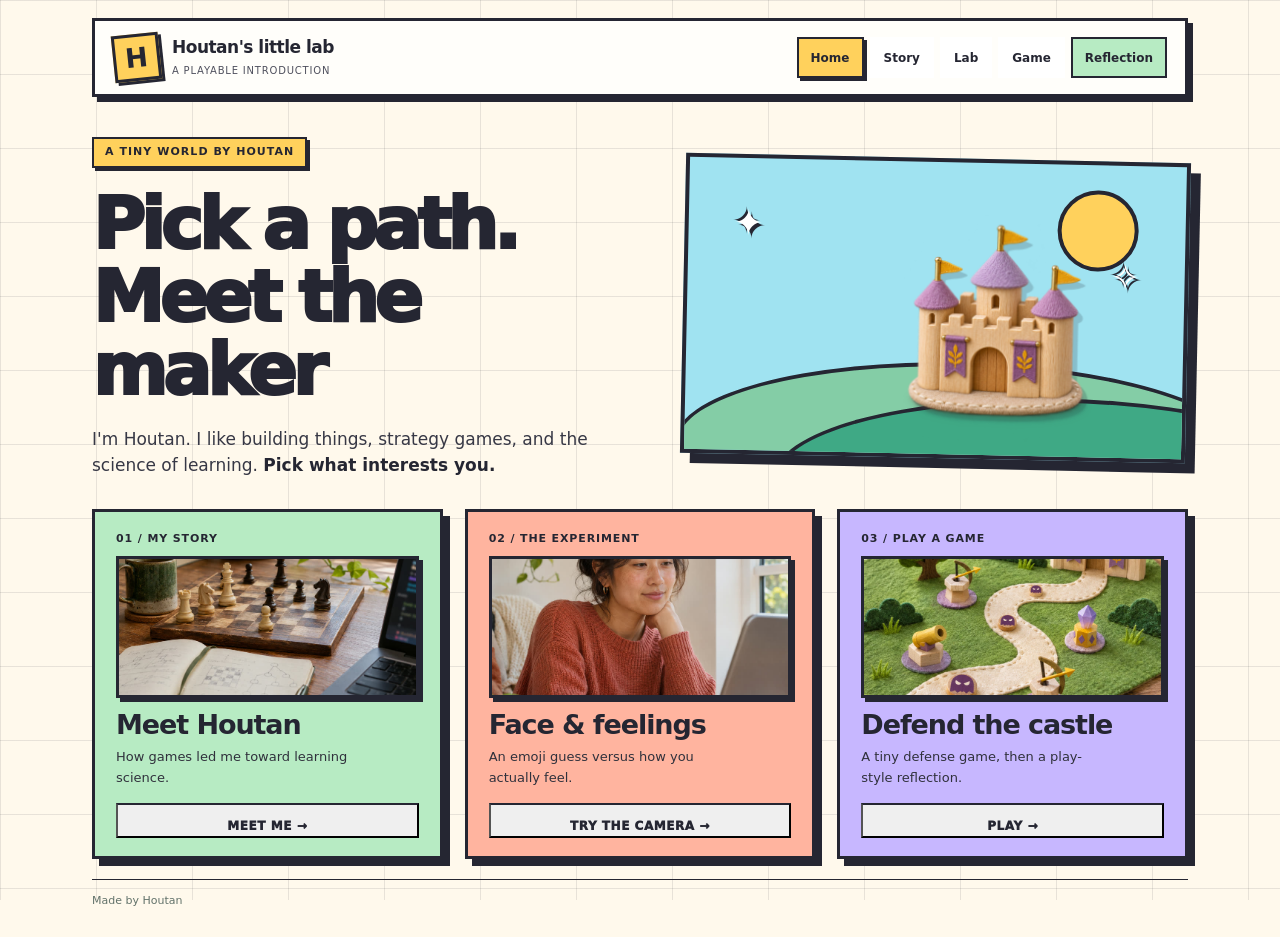
<file: index.html>
<!DOCTYPE html>
<html lang="en">
 <head>
  <meta charset="utf-8"/>
  <meta content="width=device-width, initial-scale=1" name="viewport"/>
  <meta content="light" name="color-scheme"/>
  <title>
   Houtan's Little Lab | Play, Explore, Reflect
  </title>
  <!-- Base = tested game/lab styles. Theme = colors, spacing, presentation. -->
  <link rel="stylesheet" href="styles/site.css"/>
 </head>
 <body>
  <div aria-hidden="true" class="grid-overlay"></div>
  <a class="skip-link" href="#main-content">
   Skip to content
  </a>
  <div class="wrap">
   <header class="top">
    <a class="brand" data-go="home" href="#">
     <span class="monogram">
      H
     </span>
     <span>
      <strong>
       Houtan's little lab
      </strong>
      <small>
       A PLAYABLE INTRODUCTION
      </small>
     </span>
    </a>
    <nav aria-label="Main navigation" class="topnav">
     <button data-go="home">
      Home
     </button>
     <button data-go="about">
      Story
     </button>
     <button data-go="camera">
      Lab
     </button>
     <button data-go="game">
      Game
     </button>
     <button class="outline" data-go="report">
      Reflection
     </button>
    </nav>
   </header>
   <main id="main-content">
    <!-- EDIT HERE: home screen and its three choices -->
    <section class="screen active" id="home">
     <div class="hero">
      <div>
       <span class="hint">
        A tiny world by Houtan
       </span>
       <h1 class="serif">
        Pick a path.
        <br/>
        Meet the maker
       </h1>
       <p>
        I'm Houtan. I like building things, strategy games, and the science of learning.
        <strong>
         Pick what interests you.
        </strong>
       </p>
      </div>
      <div aria-hidden="true" class="postcard">
       <div class="sun">
       </div>
       <div class="hill">
       </div>
       <div class="hill two">
       </div>
       <img class="hero-castle" data-sprite="castle" alt=""/>
       <span class="spark s1">
        ✦
       </span>
       <span class="spark s2">
        ✧
       </span>
      </div>
     </div>
     <div class="cards">
      <article class="door a">
       <span class="num">
        01 / MY STORY
       </span>
       <span class="art"><img src="assets/meet-houtan.jpg" alt="A chessboard, notebook, and laptop on a sunlit study desk"/></span>
       <span class="heading">
        Meet Houtan
       </span>
       <span class="descr">
        How games led me toward learning science.
       </span>
       <button class="go" data-go="about" type="button">
        MEET ME →
       </button>
      </article>
      <article class="door b">
       <span class="num">
        02 / THE EXPERIMENT
       </span>
       <span class="art"><img src="assets/face-feelings.jpg" alt="A person calmly checking in with their expression beside a laptop"/></span>
       <span class="heading">
        Face &amp; feelings
       </span>
       <span class="descr">
        An emoji guess versus how you actually feel.
       </span>
       <button class="go" data-go="camera" type="button">
        TRY THE CAMERA →
       </button>
      </article>
      <article class="door c">
       <span class="num">
        03 / PLAY A GAME
       </span>
       <span class="art"><img src="assets/defend-castle.jpg" alt="A miniature tower-defense board with a winding path, defenses, and a wooden castle"/></span>
       <span class="heading">
        Defend the castle
       </span>
       <span class="descr">
        A tiny defense game, then a play-style reflection.
       </span>
       <button class="go" data-go="game" type="button">
        PLAY →
       </button>
      </article>
     </div>
    </section>
    <!-- EDIT HERE: your story, projects, books, and hyperlinks -->
    <section class="screen" id="about">
     <div class="layout-head">
      <div>
       <span class="hint">
        Door 01 / The story
       </span>
       <h2>
        The path that brought me here.
       </h2>
       <p>
        Not another CV. Just the experiences behind my curiosity.
       </p>
      </div>
      <span class="pill">
       1 minute, give or take
      </span>
     </div>
     <div class="experience-categories">
     <section class="experience-category" aria-labelledby="cat-strategy">
      <h3 id="cat-strategy">Strategy games</h3>
     <div class="experience-track" data-category-slider>
      <div class="small-card">
       <span class="hint">
        01 / Strategy
       </span>
       <div class="sticker">
        <svg viewBox="0 0 40 40">
         <path d="M8 14h24v19H8z" fill="#dba46a" stroke="#42634c" stroke-width="2">
         </path>
         <path d="M6 11h8v8H6zm20 0h8v8h-8z" fill="#eac18a" stroke="#42634c" stroke-width="2">
         </path>
         <path d="M18 22h6v11h-6z" fill="#42634c">
         </path>
        </svg>
       </div>
       <h3>
        The gamer
       </h3>
       <!-- Replace this placeholder with one image or one video. -->
       <div class="experience-media"><div class="media-placeholder"><strong>Add an image or video</strong><small>One media item for this experience</small></div></div>
       <p>
        #3 ELO in
        <strong>
         AtWar
        </strong>
        with multiple #1 seasons in Gorz. I still enjoy Factorio and chess.
       </p>
       <details data-detail="atwar">
        <summary>
         A little more
        </summary>
        <p>
         I played AtWar from 2012 to 2022 and competed with EPICCLAN. Strategy, rewards and patience shaped how I think.
        </p>
        <a href="https://atwar-game.com/users/profile.php?user_id=157477" rel="noopener" target="_blank">
         AtWar record ↗
        </a>
       </details>
      </div>
      </div><div class="category-controls"><button type="button" data-category-prev aria-label="Previous strategy experience">‹</button><span data-category-count>1 / 1</span><button type="button" data-category-next aria-label="Next strategy experience">›</button></div></section>
     <section class="experience-category" aria-labelledby="cat-making">
      <h3 id="cat-making">Things I’ve built</h3>
     <div class="experience-track" data-category-slider>
      <div class="small-card">
       <span class="hint">
        02 / Making
       </span>
       <div class="sticker">
        <svg viewBox="0 0 40 40">
         <rect fill="#cfebe0" height="22" rx="4" stroke="#42634c" stroke-width="2" width="26" x="7" y="9">
         </rect>
         <path d="M13 24h14M14 17h4M22 17h4" stroke="#4d8066" stroke-linecap="round" stroke-width="3">
         </path>
        </svg>
       </div>
       <h3>
        The builder
       </h3>
       <!-- Replace this placeholder with one image or one video. -->
       <div class="experience-media"><div class="media-placeholder"><strong>Add an image or video</strong><small>One media item for this experience</small></div></div>
       <p>
        Made a
        <strong>
         gamified study timer
        </strong>
        during MSc preparation: progress heatmaps, logs and feedback.
       </p>
       <details data-detail="extension">
        <summary>
         Another thing I built
        </summary>
        <p>
         Built
         <strong>
          Udemy Course Insights
         </strong>
         to reveal courses' original creation dates. I used it myself for years.
        </p>
        <a href="https://chromewebstore.google.com/detail/udemy-course-insights/ndcegcfnihfkgknkbhhckenmfdbpfiod" rel="noopener" target="_blank">
         Chrome extension ↗
        </a>
        ·
        <a href="https://github.com/houtanrocky/chrome-extenstion-udemy-helper" rel="noopener" target="_blank">
         Code ↗
        </a>
       </details>
      </div>
      </div><div class="category-controls"><button type="button" data-category-prev aria-label="Previous building experience">‹</button><span data-category-count>1 / 1</span><button type="button" data-category-next aria-label="Next building experience">›</button></div></section>
     <section class="experience-category" aria-labelledby="cat-learning">
      <h3 id="cat-learning">Learning &amp; research</h3>
     <div class="experience-track" data-category-slider>
      <div class="small-card">
       <span class="hint">
        03 / Why
       </span>
       <div class="sticker">
        <svg viewBox="0 0 40 40">
         <path d="M11 9h18v23l-9-4-9 4z" fill="#e8c47f" stroke="#42634c" stroke-width="2">
         </path>
         <path d="M16 16h8M16 21h7" stroke="#42634c" stroke-width="2">
         </path>
        </svg>
       </div>
       <h3>
        The learner
       </h3>
       <!-- Replace this placeholder with one image or one video. -->
       <div class="experience-media"><div class="media-placeholder"><strong>Add an image or video</strong><small>One media item for this experience</small></div></div>
       <p>
        Reading Sweller's
        <strong>
         Cognitive Load Theory
        </strong>
        , Chou's
        <strong>
         Octalysis
        </strong>
        , and books on focus and motivation.
       </p>
       <details data-detail="curiosity">
        <summary>
         What keeps me curious
        </summary>
        <p>
         Why might the same reward energize one learner and distract another? Can we adapt responsibly to changing needs?
        </p>
       </details>
      </div>
      </div><div class="category-controls"><button type="button" data-category-prev aria-label="Previous learning experience">‹</button><span data-category-count>1 / 1</span><button type="button" data-category-next aria-label="Next learning experience">›</button></div></section>
     </div>
     <div class="quote">
      “I experienced gamification as a player, explored it as a builder, and now want to study it as a researcher.”
     </div>
     <div class="actions">
      <button class="btn" data-go="game">
       Try the mini-game →
      </button>
      <button class="btn secondary" data-go="report">
       Reflection
      </button>
      <button class="btn light" data-go="home">
       Three doors
      </button>
     </div>
    </section>
    <!-- Face Lab: display labels; model logic lives in app.js -->
    <section class="screen" id="camera">
     <div class="layout-head">
      <div>
        <span class="hint">
        THE LAB
       </span>
       <h2>
        Face &amp; feelings
       </h2>
       <p>
        Compare a model’s expression guess with your own.
       </p>
      </div>
      <span class="pill">
       Your choice
      </span>
     </div>
     <div class="labgrid">
      <div class="panel">
       <div class="camera" id="cameraBox">
        <img alt="Selected image analyzed locally" class="cam-photo hide" id="camPhoto"/>
        <div class="placeholder" id="camPlaceholder">
         <svg viewBox="0 0 90 70">
          <rect fill="none" height="48" rx="9" stroke="#c7d5c9" stroke-width="4" width="74" x="8" y="15">
          </rect>
          <circle cx="45" cy="39" fill="none" r="15" stroke="#eabb7c" stroke-width="4">
          </circle>
          <path d="M23 15 29 7h32l7 8" fill="none" stroke="#c7d5c9" stroke-width="4">
          </path>
         </svg>
         Camera is off
        </div>
        <video autoplay="" class="hide" id="camVideo" muted="" playsinline="">
        </video>
        <canvas class="hide" id="camOverlay">
        </canvas>
        <div class="tag" id="camTag">
         <span class="red">
         </span>
         Camera off
        </div>
       </div>
       <div class="actions">
        <button class="btn" id="startCamera">
         Start camera
        </button>
        <button class="btn secondary" disabled="" id="stopCamera">
         Turn camera off
        </button>
       </div>
       <label class="photo-pick" for="photoFile">
        Choose a photo instead
       </label>
       <input accept="image/*" aria-label="Choose a photo for facial-expression analysis" class="photo-file" id="photoFile" type="file"/>
       <div aria-live="polite" class="model-loading" id="modelLoading" role="status">
        <span class="spinner">
        </span>
        <div>
         <strong id="modelLoadingTitle">
         Getting ready…
         </strong>
         <small id="modelLoadingDetail">
          First use may take a moment.
         </small>
        </div>
       </div>
       <p aria-live="polite" class="minor" id="cameraStatus" role="status">
        Start the camera or choose a photo.
       </p>
       <div aria-live="polite" class="expression-card" id="expressionCard">
        <div class="expression-main">
         <span class="expression-emoji" id="expressionEmoji">
          😐
         </span>
         <span class="expression-sr-label">
          <strong id="expressionName">
           Waiting
          </strong>
          <small id="expressionCaption">
          </small>
         </span>
        </div>
        <div class="expression-bars" id="expressionBars">
        </div>
       </div>
       <div class="obsgrid">
        <div class="obsbox">
         <small>
          Face angle
         </small>
         <strong id="headPose">
          Centered
         </strong>
        </div>
        <div class="obsbox">
         <small>
          Face position
         </small>
         <strong id="attentionProxy">
          Waiting
         </strong>
        </div>
        <div class="obsbox">
         <small>
          Compared
         </small>
         <strong>
          Model · You
         </strong>
        </div>
       </div>
      </div>
      <div class="panel">
        <span class="hint">
        YOUR ANSWER
       </span>
       <h3 class="serif" style="font-size:28px;margin:8px 0 9px;font-weight:normal">
        How do you feel?
       </h3>
       <p class="minor">
        Choose one, or skip.
       </p>
       <div aria-label="Self-reported state" class="choicelist" role="group">
        <button class="choice" data-feel="curious">
         Curious
        </button>
        <button class="choice" data-feel="neutral">
         Neutral
        </button>
        <button class="choice" data-feel="uncertain">
         Uncertain
        </button>
        <button class="choice" data-feel="tired">
         Tired
        </button>
        <button class="choice" data-feel="prefer not to say">
         Prefer not to say
        </button>
       </div>
       <div class="observation" id="emotionObservation">
        Your answer will appear here.
       </div>
       <div class="actions">
        <button class="btn secondary" data-go="report">
         View summary →
        </button>
        <button class="btn light" data-go="home">
         Three doors
        </button>
       </div>
      </div>
     </div>
     <details class="diag-disclosure" id="advancedDiagnostics">
      <summary>
       <span>
        <strong>
         Show model details
        </strong>
        <small>
         Scores and history
        </small>
       </span>
      </summary>
      <div class="diag-panel" id="diagPanel">
       <div class="diag-heading">
        <div>
         <span class="hint">
          MODEL DETAILS
         </span>
         <h3 class="serif">
          How the model scored
         </h3>
         <p class="minor">
          These are estimates, not feelings.
         </p>
        </div>
        <div class="diag-actions">
         <label for="diagSmoothing">
          Smoothing
         </label>
         <select aria-label="Number of frames for the moving average" id="diagSmoothing">
          <option value="1">
           Off · 1 frame
          </option>
          <option value="3">
           3 frames
          </option>
          <option selected="" value="6">
           6 frames
          </option>
         </select>
        </div>
       </div>
       <div aria-live="polite" class="diag-predictions" role="status">
        <div>
         <small>
          Current guess
         </small>
         <strong id="diagRawTop">
          Awaiting image
         </strong>
        </div>
        <div>
         <small>
          Averaged guess
         </small>
         <strong id="diagSmoothTop">
          Awaiting image
         </strong>
        </div>
        <div>
         <small>
          Samples
         </small>
         <strong id="diagSampleCount">
          0
         </strong>
        </div>
       </div>
       <div class="diag-layout">
        <div class="diag-breakdown">
         <div class="diag-table-head">
          <span>
           Expression
          </span>
          <span>
           Raw
          </span>
          <span>
           Smoothed
          </span>
         </div>
         <div aria-label="All seven facial expression scores" class="diag-scores" id="diagScores">
          <p class="minor">
           Start the camera or try a photo to see the seven outputs.
          </p>
         </div>
        </div>
        <div class="diag-chart-box">
         <div class="diag-chart-title">
          <strong>
           Anger score over time
          </strong>
          <span>
           <i class="raw-dot">
           </i>
           Raw
           <i class="smooth-dot">
           </i>
           Smoothed
          </span>
         </div>
         <canvas aria-label="History of raw and smoothed angry-looking model scores, from 0 to 100 percent" height="226" id="angerChart" role="img" width="820">
         </canvas>
         <p aria-live="polite" class="minor" id="angerStats">
          No readings yet.
         </p>
        </div>
       </div>
       <div class="diag-lower">
        <div class="diag-mark">
         <label>
          <input id="angerIntent" type="checkbox"/>
          I am deliberately making an angry-looking face
         </label>
         <button class="btn small secondary" disabled="" id="markAnger">
          Mark this moment
         </button>
         <small id="diagMarkStatus" role="status">
          Optional test label. Not a verified emotion.
         </small>
        </div>
        <div class="diag-export">
         <button class="btn small secondary" disabled="" id="downloadDiagnostics">
          Export diagnostic scores
         </button>
         <button class="btn small light" id="clearDiagnostics">
          Clear diagnostics
         </button>
        </div>
       </div>
       <p class="diag-privacy">
        Images and video are
        <strong>
         not saved
        </strong>
        not saved. Scores stay in this session unless you export them.
       </p>
      </div>
     </details>
    </section>
    <!-- Tower-defense game: see app.js for prices, defense settings, and graphics -->
    <section class="screen" id="game">
     <div class="layout-head">
      <div>
       <span class="hint">
        Door 03 / The mini-game
       </span>
       <h2>
        Defend the castle!
       </h2>
       <p>
        Pick a defense, build on a numbered pad, and keep the castle safe.
       </p>
      </div>
      <span class="pill">
       2 WAVES · QUICK PLAY
      </span>
     </div>
     <div class="counterline">
      <span id="coinBadge">
       Coins:
       <b id="coins">
        140
       </b>
      </span>
      <span>
       Hearts:
       <b id="lives">
        5
       </b>
      </span>
      <span>
       Wave:
       <b id="wave">
        0 / 2
       </b>
      </span>
      <span>
       Defeated:
       <b id="saved">
        0
       </b>
      </span>
     </div>
     <div aria-label="How to play" class="game-tutorial">
      <div class="guide-step current" id="guideChoose">
       <span class="step-num">
        1
       </span>
       <span class="step-label">
        Choose a defense
       </span>
      </div>
      <div class="guide-step" id="guidePlace">
       <span class="step-num">
        2
       </span>
       <span class="step-label">
        Build on a pad
       </span>
      </div>
      <div class="guide-step" id="guideDefend">
       <span class="step-num">
        3
       </span>
       <span class="step-label">
        Start the wave
       </span>
      </div>
     </div>
     <div class="game-grid">
      <div>
       <div class="gamebox">
        <canvas aria-label="Tower-defense map with numbered build pads. Select a defense and tap a build pad to place it." height="465" id="arena" role="img" width="900">
        </canvas>
        <div aria-live="polite" class="asset-loading active" id="gameAssetLoader" role="status">
         <span class="spinner">
         </span>
         <span>
          Preparing the map and defenses…
         </span>
        </div>
        <div class="map-tip" id="mapTip">
         ① Choose a defense on the right
        </div>
       </div>
       <div aria-label="Build pad controls" class="pad-controls" id="padControls">
        <label>
         Build pad
        </label>
       </div>
       <div class="mobile-wave-action" style="display:none">
        <button class="btn" id="startWaveMobile" type="button">
         Start wave 1
        </button>
       </div>
       <p class="game-actions-hint">
        Tip: you can also tap a numbered pad directly on the map.
       </p>
      </div>
      <aside class="side">
       <span class="hint">
        Pick a tower
       </span>
       <h3>
        Choose your defense
       </h3>
       <div aria-label="Available defenses" class="towers">
        <button aria-pressed="false" class="tower" data-tower="spark" type="button">
         <span class="tower-body">
          <img alt="Crystal spark defense" class="tower-art" data-sprite="spark"/>
          <span class="tower-copy">
           <strong>
            Spark crystal
           </strong>
           <small>
            Quick shots
           </small>
          </span>
         </span>
         <b class="price">
          35
         </b>
        </button>
        <button aria-pressed="false" class="tower" data-tower="compass" type="button">
         <span class="tower-body">
          <img alt="Archer lookout defense" class="tower-art" data-sprite="compass"/>
          <span class="tower-copy">
           <strong>
            Archer lookout
           </strong>
           <small>
            Long range
           </small>
          </span>
         </span>
         <b class="price">
          50
         </b>
        </button>
        <button aria-pressed="false" class="tower" data-tower="lantern" type="button">
         <span class="tower-body">
          <img alt="Glow lantern defense" class="tower-art" data-sprite="lantern"/>
          <span class="tower-copy">
           <strong>
            Glow lantern
           </strong>
           <small>
            Slows enemies
           </small>
          </span>
         </span>
         <b class="price">
          40
         </b>
        </button>
       </div>
       <div aria-live="polite" class="game-state" id="gameState" role="status">
        Select a defense, then tap a numbered pad on the map.
       </div>
       <div class="statusline">
        <span class="status-dot" id="gameReadyDot">
        </span>
        <span id="gameReadyText">
         Preparing the game artwork…
        </span>
       </div>
       <div class="btnbar">
        <button class="btn small" id="startWave">
         Start wave
        </button>
        <button class="btn small secondary" id="resetGame">
         Restart
        </button>
        <button class="btn small light" id="endGame">
         Finish now
        </button>
        <button aria-pressed="true" class="btn small secondary" id="soundToggle" type="button">
         Sound: on
        </button>
       </div>
      </aside>
     </div>
     <div class="game-end" id="gameEnd">
      <div class="endlabel">
       ROUND SUMMARY
      </div>
      <div class="endtype" id="gameType">
       Your strategy, observed
      </div>
      <p id="gameInterpret" style="margin:0 0 9px;font-size:13px">
      </p>
      <button class="btn small" data-go="report">
       View the evidence →
      </button>
     </div>
     <div class="actions">
      <button class="btn secondary" data-go="report">
       Your reflection
      </button>
      <button class="btn light" data-go="home">
       Three doors
      </button>
     </div>
    </section>
    <!-- Session reflection: visitor data stays on their device -->
    <section class="screen" id="report">
     <div class="layout-head">
      <div>
       <span class="hint">
        Reflection / stays on this device
       </span>
       <h2>
        A closer look at your visit.
       </h2>
       <p>
        What you explored, and what those choices do (and don’t) tell us.
       </p>
      </div>
      <span class="pill" id="storagePill">
       Local memory
      </span>
     </div>
     <div class="metricgrid">
      <div class="metric">
       <strong id="rDuration">
        0s
       </strong>
       <small>
        Visible time
       </small>
      </div>
      <div class="metric">
       <strong id="rEvents">
        0
       </strong>
       <small>
        Interactions
       </small>
      </div>
      <div class="metric">
       <strong id="rVisited">
        0/3
       </strong>
       <small>
        Doors entered
       </small>
      </div>
     </div>
     <div class="reportgrid">
      <div class="panel">
       <span class="hint">
        Time by section
       </span>
       <div class="bars" id="timeBars" style="margin:14px 0 3px">
       </div>
       <span class="hint" style="display:block;margin-top:24px">
        How to read this
       </span>
       <p id="reportInterpret" style="font-size:13px">
       </p>
      </div>
      <section class="panel click-trail" aria-labelledby="clickTrailHeading">
       <h3 class="hint" id="clickTrailHeading">Click trail</h3>
       <p class="minor" style="margin:7px 0">No photos or video are included.</p>
       <ol class="log" id="eventLog"></ol>
      </section>
     </div>
     <div class="actions">
      <button class="btn" data-go="home">
       Explore again
      </button>
      <button class="btn secondary" id="downloadLog">
       Export notes (.json)
      </button>
      <button class="btn secondary" id="importLog">
       Restore notes
      </button>
      <input accept="application/json,.json" class="hide" id="importFile" type="file"/>
      <button class="btn secondary" id="clearLog">
       Erase notes
      </button>
      <button class="btn light" id="toggleTracking">
       Pause recording
      </button>
     </div>
     <div class="readout">
      <strong>
       Research thought:
      </strong>
      What can our actions reveal about learning? What needs more evidence?
      <br/>
      <small>
       Recording is local, optional and reversible. No data are sent to Houtan.
      </small>
     </div>
    </section>
   </main>
   <footer class="support">
    <span>Made by Houtan</span>
    <span id="statusLocal" hidden>Local notes on</span>
   </footer>
  </div>
  <script defer src="scripts/app.js"></script>
  <div aria-live="polite" class="global-toast" id="globalToast" role="status">
  </div>
  <script defer src="scripts/hover-grid.js"></script>
 </body>
</html>
</file>
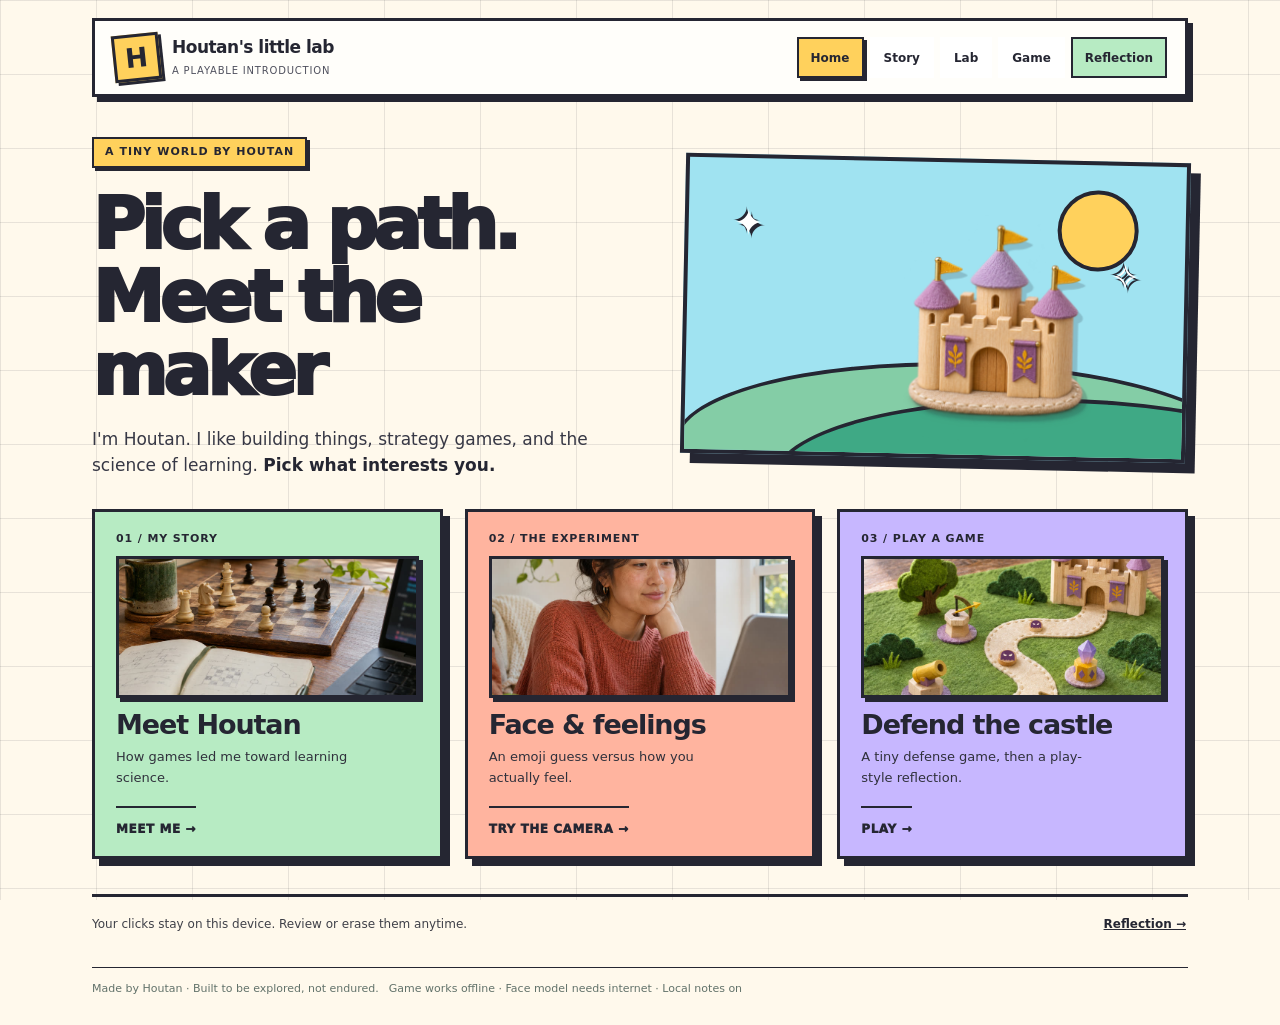
<file: Houtans_Little_Lab_v10_Neo_Brutalist-archived.html>
<!DOCTYPE html>
<html lang="en">
 <head>
  <meta charset="utf-8"/>
  <meta content="width=device-width, initial-scale=1" name="viewport"/>
  <meta content="light" name="color-scheme"/>
  <title>
   Houtan's Little Lab | Play, Explore, Reflect
  </title>
  <!-- Base = tested game/lab styles. Theme = colors, spacing, presentation. -->
  <style>
/* BASE COMPONENTS */
:root {
    --ink:#20302b;
    --muted:#52635b;
    --paper:#f7f5ed;
    --light:#fffef9;
    --forest:#244e41;
    --grass:#6a996a;
    --cream:#fff5d1;
    --gold:#eab75e;
    --pink:#e88977;
    --sky:#bcdfe4;
    --border:#dcded2;
    --shadow:0 18px 45px rgba(36,56,40,.12)
}
* {
    box-sizing:border-box
}
html {
    scroll-behavior:smooth
}
body {
    margin:0;
    color:var(--ink);
    background:var(--paper);
    font:15px/1.5 -apple-system,BlinkMacSystemFont,"Segoe UI",Arial,sans-serif
}
button,a {
    touch-action:manipulation
}
button {
    font:inherit;
    cursor:pointer
}
button:disabled {
    opacity:.5;
    cursor:not-allowed
}
a {
    color:var(--forest);
    text-decoration-thickness:1px;
    text-underline-offset:3px
}
button:focus-visible,a:focus-visible,input:focus-visible {
    outline:3px solid #cd7b52;
    outline-offset:3px
}
button,.door,.small-card {
    transition:transform .16s ease,box-shadow .16s ease,background .16s ease
}
button:hover:not(:disabled),.door:hover {
    transform:translateY(-2px)
}
.serif {
    font-family:Georgia,"Times New Roman",serif
}
.wrap {
    max-width:1120px;
    margin:auto;
    padding:0 24px
}
.top {
    display:flex;
    align-items:center;
    justify-content:space-between;
    padding:20px 0;
    gap:14px
}
.brand {
    display:flex;
    gap:10px;
    align-items:center;
    text-decoration:none;
    color:var(--ink)
}
.monogram {
    width:40px;
    height:40px;
    border:2px solid #244e41;
    background:#e0edcf;
    border-radius:13px 14px 7px 15px;
    display:grid;
    place-items:center;
    font:700 24px Georgia;
    transform:rotate(-5deg)
}
.brand small {
    display:block;
    color:#6d776e;
    font-size:11px;
    letter-spacing:.17em;
    text-transform:uppercase
}
.brand strong {
    font-size:16px
}
.topnav {
    display:flex;
    align-items:center;
    gap:8px;
    flex-wrap:wrap
}
.topnav button {
    background:transparent;
    border:1px solid transparent;
    padding:8px 11px;
    border-radius:10px;
    font-weight:650;
    color:var(--muted);
    font-size:13px
}
.topnav button:hover {
    background:#e8eee3
}
.topnav button.active {
    background:#e2eddc;
    color:var(--forest)
}
.topnav .outline {
    border:1px solid #b9c5b6
}
.screen {
    display:none;
    animation:come .25s ease
}
.screen.active {
    display:block
}
@keyframes come {
    from {
        opacity:0;
        transform:translateY(7px)
    }
    to {
        opacity:1;
        transform:translateY(0)
    }
}
.hint {
    font-size:11px;
    font-weight:750;
    letter-spacing:.16em;
    text-transform:uppercase;
    color:#6a856c
}
.hero {
    display:grid;
    grid-template-columns:1.13fr .87fr;
    gap:18px;
    align-items:center;
    margin:30px 0 22px
}
.hero h1 {
    font:normal clamp(42px,5.5vw,70px)/1.04 Georgia,serif;
    letter-spacing:-.055em;
    margin:11px 0 17px
}
.hero p {
    font-size:17px;
    color:var(--muted);
    max-width:430px;
    margin:0
}
.hero p strong {
    color:var(--ink)
}
.postcard {
    height:215px;
    border:2px solid #376150;
    border-radius:27px 38px 22px 39px;
    background:#b4dbe1;
    position:relative;
    overflow:hidden;
    box-shadow:7px 8px 0 #e7ddba;
    transform:rotate(1.2deg)
}
.postcard .sun {
    position:absolute;
    width:75px;
    height:75px;
    border-radius:50%;
    background:#ffd58b;
    right:39px;
    top:23px;
    box-shadow:0 0 0 12px #ffd58b4a
}
.hill {
    position:absolute;
    width:115%;
    height:170px;
    border-radius:50% 50% 0 0;
    left:-10px;
    bottom:-90px;
    background:#76a879
}
.hill.two {
    left:18%;
    bottom:-112px;
    background:#3e805c
}
.fort {
    position:absolute;
    left:29%;
    bottom:40px;
    width:92px;
    height:86px;
    background:#fbebbe;
    border:3px solid #345b49;
    border-radius:5px 5px 0 0;
    box-shadow:9px 11px 0 #263e34;
    transform:rotate(-2deg)
}
.fort:before {
    content:"";
    position:absolute;
    left:13px;
    top:-25px;
    width:24px;
    height:32px;
    border:3px solid #345b49;
    background:#e99476;
    border-radius:4px
}
.fort:after {
    content:"";
    position:absolute;
    left:49px;
    top:33px;
    width:27px;
    height:47px;
    background:#345b49;
    border-radius:18px 18px 0 0
}
.flag {
    position:absolute;
    left:calc(29% + 80px);
    bottom:130px;
    border-left:3px solid #345b49;
    height:52px
}
.flag:before {
    content:"";
    position:absolute;
    top:0;
    left:0;
    width:38px;
    height:23px;
    background:#ea997d;
    clip-path:polygon(0 0,100% 0,77% 50%,100% 100%,0 100%)
}
.spark {
    position:absolute;
    color:#fff1be;
    font-size:28px;
    text-shadow:0 0 2px #d79e65
}
.spark.s1 {
    top:20px;
    left:16%
}
.spark.s2 {
    top:72px;
    right:11%
}
.cards {
    display:grid;
    grid-template-columns:repeat(3,1fr);
    gap:14px;
    margin:20px 0 12px
}
.door {
    position:relative;
    border:2px solid #425d49;
    border-radius:20px 26px 18px 22px;
    padding:19px 20px 21px;
    text-align:left;
    min-height:226px;
    display:flex;
    flex-direction:column;
    overflow:hidden;
    box-shadow:4px 5px 0 #d7d7c8;
    color:var(--ink)
}
.door.a {
    background:#e8efd6
}
.door.b {
    background:#f9e3d9
}
.door.c {
    background:#e6ecfc
}
.door:hover {
    box-shadow:7px 9px 0 #cfcfba
}
.door .num {
    font:700 12px Georgia;
    color:#4c6257;
    letter-spacing:.09em
}
.door .art {
    font:normal 52px Georgia;
    line-height:1.1;
    height:66px;
    display:flex;
    align-items:center;
    gap:10px
}
.door .art svg {
    width:68px;
    height:60px;
    overflow:visible
}
.door .heading {
    font:normal 28px/1.1 Georgia;
    margin-top:6px;
    letter-spacing:-.035em
}
.door .descr {
    color:#4e5d54;
    font-size:13px;
    margin-top:8px;
    max-width:275px;
    line-height:1.45
}
.door .go {
    font-size:12px;
    font-weight:800;
    margin-top:auto;
    padding-top:16px
}
.footstrip {
    margin:25px 0 32px;
    display:flex;
    align-items:center;
    justify-content:space-between;
    gap:10px;
    border-top:1px solid var(--border);
    padding-top:14px;
    font-size:12px;
    color:#66756b
}
.footstrip button {
    border:none;
    background:none;
    padding:2px;
    text-decoration:underline;
    color:#476455
}
.layout-head {
    margin:18px 0 20px;
    display:flex;
    justify-content:space-between;
    align-items:end;
    gap:12px
}
.layout-head h2 {
    font:normal clamp(36px,4.5vw,53px)/1.05 Georgia;
    margin:7px 0 8px;
    letter-spacing:-.04em
}
.layout-head p {
    color:var(--muted);
    max-width:660px;
    margin:0;
    font-size:14px
}
.pill {
    padding:8px 13px;
    border:1px solid #abc1ad;
    background:#e7eee2;
    border-radius:30px;
    color:#2d5a43;
    font-weight:700;
    font-size:12px
}
.btn {
    display:inline-flex;
    align-items:center;
    justify-content:center;
    gap:8px;
    min-height:42px;
    border-radius:11px;
    padding:10px 17px;
    border:1px solid #2a5444;
    background:#2b604c;
    color:white;
    font-weight:750;
    font-size:13px;
    text-decoration:none
}
.btn:hover {
    background:#184935
}
.btn.secondary {
    background:#fffef9;
    color:#284c3f;
    border:1px solid #9ead9d
}
.btn.pink {
    background:#c76d5b;
    border-color:#b76555
}
.btn.light {
    background:#f2eddc;
    color:#284c3f;
    border-color:#d3d7c7
}
.btn.small {
    min-height:35px;
    padding:7px 12px
}
.actions {
    display:flex;
    flex-wrap:wrap;
    gap:9px;
    align-items:center;
    margin:18px 0
}
.panel {
    background:#fffef9;
    border:1px solid #d8ddd0;
    border-radius:20px;
    padding:24px;
    box-shadow:0 6px 20px #263c2a09
}
.split {
    display:grid;
    grid-template-columns:1fr 1fr;
    gap:15px
}
.storygrid {
    display:grid;
    grid-template-columns:repeat(3,1fr);
    gap:12px
}
.small-card {
    border:2px solid #cbd3c7;
    border-radius:18px;
    background:white;
    padding:18px;
    position:relative
}
.small-card:nth-child(1) {
    background:#e9efdb
}
.small-card:nth-child(2) {
    background:#f7e8d9
}
.small-card:nth-child(3) {
    background:#e4eaf3
}
.small-card h3 {
    font:normal 25px Georgia;
    margin:11px 0 6px
}
.small-card p {
    color:#4f5e54;
    font-size:13px;
    line-height:1.55
}
.small-card .sticker {
    width:48px;
    height:48px;
    border-radius:16px;
    background:#fff9e5;
    border:2px solid #577c63;
    display:grid;
    place-items:center
}
.sticker svg {
    width:32px;
    height:32px
}
.small-card details {
    font-size:13px;
    margin-top:10px
}
.small-card summary {
    font-weight:800;
    color:#365a47;
    cursor:pointer
}
.small-card details p {
    margin-bottom:4px
}
.quote {
    background:#f7f0dc;
    border-left:4px solid #e3ae58;
    border-radius:5px 15px 15px 5px;
    padding:15px 19px;
    margin:18px 0;
    font:normal 19px/1.45 Georgia
}
.labgrid {
    display:grid;
    grid-template-columns:1fr .88fr;
    gap:14px
}
.camera {
    background:#243b36;
    border:6px solid #f1eadb;
    border-radius:19px;
    overflow:hidden;
    position:relative;
    aspect-ratio:4/3;
    min-height:220px;
    display:flex;
    align-items:center;
    justify-content:center;
    color:#c9d9ce
}
.camera video {
    position:absolute;
    inset:0;
    width:100%;
    height:100%;
    object-fit:cover;
    transform:scaleX(-1)
}
.camera canvas {
    position:absolute;
    inset:0;
    width:100%;
    height:100%;
    pointer-events:none
}
.camera .placeholder {
    z-index:1;
    text-align:center;
    padding:35px;
    max-width:290px
}
.camera .placeholder svg {
    width:70px;
    display:block;
    margin:0 auto 14px
}
.camera .tag {
    position:absolute;
    z-index:3;
    left:14px;
    bottom:13px;
    font-size:11px;
    background:#152621e1;
    color:#fff2cf;
    padding:6px 10px;
    border-radius:8px
}
.camera .red {
    width:7px;
    height:7px;
    border-radius:50%;
    background:#eb806d;
    display:inline-block;
    margin-right:6px
}
.choicelist {
    display:flex;
    gap:7px;
    flex-wrap:wrap;
    margin:12px 0
}
.choice {
    border:1px solid #aebbb0;
    background:#fbfcf8;
    color:#315043;
    padding:9px 13px;
    border-radius:12px;
    font-weight:700;
    font-size:13px
}
.choice.active {
    background:#d9e9d6;
    border-color:#5e8e68;
    box-shadow:inset 0 0 0 1px #59845d
}
.observation {
    min-height:90px;
    background:#ecf0e7;
    border-radius:12px;
    padding:15px;
    font-size:13px;
    color:#304a3b
}
.minor {
    font-size:12px;
    color:#62746a
}
.notice {
    font-size:12px;
    color:#516658;
    margin-top:10px
}
.game-grid {
    display:grid;
    grid-template-columns:minmax(0,1fr) 235px;
    gap:12px
}
.gamebox {
    background:#dcebbd;
    border:4px solid #49694b;
    border-radius:20px;
    overflow:hidden;
    position:relative;
    box-shadow:0 7px 0 #cfdbc4
}
.gamebox canvas {
    display:block;
    width:100%;
    aspect-ratio:9/4.65;
    background:#a7ce8b;
    cursor:crosshair
}
.side {
    padding:14px 15px;
    background:#fdf9ec;
    border:1px solid #ddd9c8;
    border-radius:18px
}
.side h3 {
    font:normal 24px Georgia;
    margin:2px 0 9px
}
.towers {
    display:grid;
    grid-template-columns:1fr;
    gap:7px
}
.tower {
    background:#fff;
    border:1.5px solid #b9c7b5;
    border-radius:10px;
    text-align:left;
    padding:8px 10px;
    display:flex;
    align-items:center;
    justify-content:space-between;
    gap:6px
}
.tower.active {
    background:#d5e9c9;
    border-color:#518256;
    box-shadow:inset 0 0 0 1px #518256
}
.tower strong {
    font-size:13px
}
.tower small {
    display:block;
    font-size:11px;
    color:#62756c
}
.counterline {
    display:flex;
    justify-content:space-between;
    gap:10px;
    flex-wrap:wrap;
    font-size:13px;
    font-weight:800;
    margin:8px 2px 14px
}
.counterline span {
    background:#e9f3e0;
    padding:7px 9px;
    border-radius:9px
}
.game-state {
    font-size:12px;
    color:#58705a;
    line-height:1.45;
    min-height:43px;
    margin-top:12px
}
.game-end {
    display:none;
    margin-top:13px;
    background:#fff3cf;
    border-radius:14px;
    padding:16px;
    border:1px solid #e3cf9d
}
.game-end.active {
    display:block
}
.endlabel {
    font-size:11px;
    font-weight:800;
    color:#775b2c;
    letter-spacing:.1em
}
.endtype {
    font:normal 28px Georgia;
    margin:3px 0 6px
}
.reportgrid {
    display:grid;
    grid-template-columns:1fr 1fr;
    gap:13px
}
.metricgrid {
    display:grid;
    grid-template-columns:repeat(3,1fr);
    gap:8px
}
.metric {
    background:#f0f2e8;
    border-radius:12px;
    padding:12px
}
.metric strong {
    display:block;
    font:normal 27px Georgia
}
.metric small {
    color:#627568;
    font-size:11px
}
.bars {
    display:grid;
    gap:10px
}
.barline {
    display:grid;
    grid-template-columns:120px 1fr 45px;
    gap:10px;
    align-items:center;
    font-size:12px
}
.track {
    height:9px;
    background:#e6e8df;
    border-radius:10px;
    overflow:hidden
}
.fill {
    height:100%;
    background:#4c7f62;
    border-radius:10px
}
.log {
    list-style:none;
    margin:0;
    padding:0;
    max-height:300px;
    overflow:auto
}
.log li {
    display:flex;
    gap:10px;
    padding:9px 4px;
    border-bottom:1px solid #e8eadf;
    font-size:12px
}
.time {
    color:#687b6e;
    font-variant-numeric:tabular-nums;
    min-width:47px
}
.labelval {
    color:#344b3c
}
.analysis {
    background:#f6f0dd;
    border:1px solid #e3d6ab;
    border-radius:14px;
    padding:16px;
    margin:16px 0;
    font-size:13px
}
.analysis h3 {
    font:normal 21px Georgia;
    margin:0 0 5px
}
.analysis p {
    margin:6px 0
}
.support {
    display:flex;
    gap:10px;
    flex-wrap:wrap;
    font-size:11px;
    color:#62726a;
    border-top:1px solid var(--border);
    padding:13px 0 28px;
    margin-top:20px
}
.support a {
    color:#506f55
}
.tagchip {
    display:inline-flex;
    border-radius:30px;
    background:#e9eddf;
    padding:4px 9px;
    font-size:11px;
    color:#5b6d5b
}
.hide {
    display:none!important
}
.standout {
    border:2px dashed #82ab89;
    background:#edf4e9;
    padding:12px;
    border-radius:12px;
    font-size:13px
}
.btnbar {
    display:flex;
    gap:9px;
    flex-wrap:wrap;
    align-items:center
}
.readout {
    background:#fff5dc;
    border:1px solid #dfcb9b;
    padding:12px 15px;
    border-radius:13px;
    margin-top:14px;
    font-size:13px
}
@media(max-width:880px) {
    .hero {
        grid-template-columns:1fr
    }
    .postcard {
        display:none
    }
    .cards,.storygrid {
        grid-template-columns:1fr
    }
    .door {
        min-height:180px
    }
    .labgrid,.reportgrid {
        grid-template-columns:1fr
    }
    .game-grid {
        grid-template-columns:1fr
    }
    .towers {
        grid-template-columns:repeat(3,1fr)
    }
    .tower {
        display:block
    }
    .top {
        align-items:start
    }
    .topnav {
        justify-content:flex-end
    }
    .topnav button {
        padding:6px 7px
    }
    .gamebox canvas {
        aspect-ratio:9/5
    }
}
@media(max-width:520px) {
    .wrap {
        padding:0 15px
    }
    .hero {
        margin:20px 0
    }
    .hero h1 {
        font-size:43px
    }
    .hero p {
        font-size:15px
    }
    .top {
        padding:14px 0;
        align-items:center
    }
    .brand small {
        font-size:9px
    }
    .brand strong {
        font-size:12px
    }
    .monogram {
        width:35px;
        height:35px
    }
    .topnav {
        gap:1px
    }
    .topnav button {
        font-size:11px;
        padding:6px 5px
    }
    .cards {
        gap:11px
    }
    .door {
        padding:15px 17px;
        min-height:168px
    }
    .door .art {
        height:48px
    }
    .door .art svg {
        height:44px;
        width:48px
    }
    .door .heading {
        font-size:26px
    }
    .layout-head h2 {
        font-size:38px
    }
    .layout-head {
        display:block
    }
    .storygrid {
        gap:9px
    }
    .small-card {
        padding:15px
    }
    .panel {
        padding:17px
    }
    .metricgrid {
        gap:5px
    }
    .metric {
        padding:9px
    }
    .metric strong {
        font-size:23px
    }
    .barline {
        grid-template-columns:90px 1fr 35px;
        gap:6px;
        font-size:11px
    }
    .towers {
        gap:5px
    }
    .tower {
        padding:7px 4px
    }
    .tower strong {
        font-size:11px
    }
    .tower small {
        font-size:10px
    }
    .counterline {
        font-size:11px
    }
    .footstrip {
        align-items:flex-start
    }
    .support {
        font-size:10px
    }
}
@media(prefers-reduced-motion:reduce) {
    *,*:before,*:after {
        animation:none!important;
        transition:none!important;
        scroll-behavior:auto!important
    }
}
/* Facial expression experiment, the model is deliberately optional. */
.camera .cam-photo {
    position:absolute;
    inset:0;
    width:100%;
    height:100%;
    object-fit:contain;
    background:#253a35
}
.camera.photo-view {
    background:#253a35
}
.photo-pick {
    display:inline-flex;
    align-items:center;
    gap:8px;
    flex-wrap:wrap;
    padding:10px 13px;
    background:#f1eee2;
    border:1px dashed #88a692;
    border-radius:11px;
    font-size:12px;
    font-weight:750;
    color:#315646;
    cursor:pointer
}
.photo-pick small {
    font-size:11px;
    font-weight:400;
    color:#607369
}
.photo-file {
    position:absolute;
    width:1px;
    height:1px;
    opacity:0;
    overflow:hidden;
    clip-path:inset(50%)
}
.photo-pick:focus-within {
    outline:3px solid #cd7b52;
    outline-offset:3px
}
.obsgrid {
    display:grid;
    grid-template-columns:repeat(3,minmax(0,1fr));
    gap:10px;
    margin-top:14px
}
.obsbox {
    border:1px solid var(--border);
    background:#fffdf7;
    border-radius:14px;
    padding:10px 12px
}
.obsbox small {
    display:block;
    color:#617268;
    font-size:11px;
    text-transform:uppercase;
    letter-spacing:.08em;
    margin-bottom:3px
}
.obsbox strong {
    font-size:14px
}
.tower .ico {
    display:inline-grid;
    place-items:center;
    width:28px;
    height:28px;
    border-radius:10px;
    background:#eef4e7;
    border:1px solid #cad8c7;
    margin-right:10px;
    font-size:18px
}
.tower span {
    display:flex;
    align-items:center
}
.expression-card {
    margin-top:10px;
    border:1px solid #b6c9b8;
    border-radius:15px;
    padding:12px 14px;
    background:#eef3e8;
    min-height:76px
}
.expression-main {
    display:flex;
    align-items:center;
    gap:12px
}
.expression-main strong {
    display:block;
    font:normal 18px Georgia,serif;
    color:#284935
}
.expression-main small {
    display:block;
    font-size:11px;
    color:#536b59;
    line-height:1.45;
    margin-top:3px
}
.expression-emoji {
    font-family:'Apple Color Emoji','Segoe UI Emoji','Noto Color Emoji',sans-serif;
    font-size:41px;
    line-height:1.1
}
.expression-bars {
    display:grid;
    gap:5px;
    margin-top:12px
}
.expression-bar {
    display:grid;
    grid-template-columns:75px 1fr 41px;
    gap:8px;
    align-items:center;
    font-size:11px;
    color:#4c6555
}
.expression-bar .rail {
    height:7px;
    border-radius:7px;
    background:#d5dfd1;
    overflow:hidden
}
.expression-bar .rail .barfill {
    height:100%;
    background:#49866b;
    border-radius:7px
}
.expression-bar b {
    text-align:right;
    font-variant-numeric:tabular-nums;
    font-weight:650
}
@media(max-width:650px) {
    .expression-main strong {
        font-size:16px
    }
    .photo-pick {
        width:100%
    }
}
/* v7: quiet editorial shell, expressive game controls; no remote UI assets. */
:root {
    --ink:#26392f;
    --forest:#284f43;
    --paper:#f6f5ef;
    --light:#fffdf9;
    --border:#e0e0d5;
    --shadow:0 12px 32px rgba(43,61,48,.07)
}
body {
    background:linear-gradient(145deg,#faf9f4 0%,#f4f6ef 48%,#f8f4e9 100%);
    color:var(--ink)
}
.wrap {
    max-width:1160px
}
.panel {
    border-radius:16px;
    box-shadow:0 8px 22px #243e2d08
}
.door {
    border-radius:18px;
    box-shadow:2px 3px 0 #e0e2d8;
    min-height:215px
}
.door:hover {
    box-shadow:4px 6px 0 #d7dbcf
}
.postcard {
    transform:none;
    border-radius:21px;
    box-shadow:5px 6px 0 #e8e5d6
}
.layout-head {
    margin-bottom:16px
}
.layout-head h2 {
    letter-spacing:-.045em
}
.counterline {
    justify-content:flex-start;
    gap:8px;
    margin:4px 0 12px
}
.counterline span {
    border:1px solid #d3decc;
    background:#edf3e7;
    padding:7px 11px;
    font-size:12px;
    font-weight:700
}
.counterline b {
    font-variant-numeric:tabular-nums
}
.game-grid {
    grid-template-columns:minmax(0,1fr) 290px;
    gap:17px;
    align-items:start
}
.gamebox {
    border:2px solid #577a62;
    border-radius:15px;
    box-shadow:0 5px 0 #d2dccb;
    background:#a9ca90;
    overflow:hidden;
    position:relative
}
.gamebox canvas {
    aspect-ratio:900/465;
    cursor:crosshair
}
.side {
    background:#fffdf8;
    border:1px solid #dcded1;
    border-radius:15px;
    padding:17px
}
.side h3 {
    font:normal 23px/1.15 Georgia;
    margin:5px 0 13px
}
.towers {
    gap:9px
}
.tower {
    min-height:78px;
    display:flex;
    text-align:left;
    border:1.5px solid #d5dccc;
    border-radius:13px;
    padding:8px 10px;
    background:#fff;
    color:#254838;
    box-shadow:0 2px 0 #e9eadf;
    gap:8px
}
.tower:hover {
    border-color:#77977d;
    background:#f8fbf4
}
.tower.active {
    background:#ecf4e7;
    border:2px solid #367c64;
    box-shadow:0 0 0 3px #cfe3d2
}
.tower .tower-body {
    display:flex;
    gap:9px;
    align-items:center;
    min-width:0;
    flex:1
}
.tower .tower-copy {
    display:flex;
    flex-direction:column;
    align-items:flex-start;
    gap:2px
}
.tower strong {
    font:700 13px/1.2 -apple-system,BlinkMacSystemFont,"Segoe UI",Arial,sans-serif
}
.tower small {
    font-size:11px;
    line-height:1.3;
    color:#667868
}
.tower .price {
    display:block;
    font-weight:800;
    font-size:13px;
    background:#f1ead6;
    border-radius:14px;
    padding:5px 8px;
    min-width:39px;
    text-align:center
}
.tower .price:before {
    content:'● ';
    color:#bf8a37;
    font-size:11px
}
.tower .tower-art {
    width:55px;
    height:58px;
    object-fit:contain;
    flex:0 0 55px;
    filter:drop-shadow(0 3px 2px #43544118)
}
.tower.unaffordable {
    background:#f8f7f3;
    opacity:.79
}
.tower.unaffordable .price {
    background:#eee5df;
    color:#8f6553
}
.tower.unaffordable:hover {
    opacity:1;
    border-color:#d29b78
}
.tower .ico {
    display:none
}
.game-state {
    padding:11px 12px;
    background:#f0f4ea;
    border-radius:10px;
    min-height:0;
    margin:12px 0 4px;
    color:#435f4d;
    font-size:12px;
    line-height:1.45
}
.game-tutorial {
    display:grid;
    grid-template-columns:repeat(3,minmax(0,1fr));
    gap:7px;
    margin:3px 0 12px
}
.guide-step {
    display:flex;
    gap:8px;
    align-items:center;
    border:1px solid #d9ded2;
    background:#fffdf8;
    border-radius:11px;
    padding:9px 10px;
    color:#667569;
    min-height:47px
}
.guide-step .step-num {
    display:grid;
    place-items:center;
    flex:0 0 23px;
    width:23px;
    height:23px;
    border-radius:50%;
    border:1px solid #c6d3c1;
    font-size:11px;
    font-weight:800;
    background:#f1f3eb
}
.guide-step .step-label {
    font-size:12px;
    font-weight:700;
    line-height:1.25
}
.guide-step.current {
    background:#ebf3e8;
    border-color:#79a087;
    color:#265944
}
.guide-step.current .step-num {
    background:#386a56;
    color:white;
    border-color:#386a56
}
.guide-step.done {
    color:#376e56
}
.guide-step.done .step-num {
    background:#d9ead9;
    color:#275a45;
    border-color:#a8c9ad
}
.gamebox .asset-loading {
    position:absolute;
    inset:0;
    display:none;
    align-items:center;
    justify-content:center;
    gap:11px;
    background:#f0f2e9ef;
    color:#3a5b49;
    font-weight:700;
    font-size:13px;
    z-index:5
}
.gamebox .asset-loading.active {
    display:flex
}
.spinner {
    display:inline-block;
    width:17px;
    height:17px;
    border:2px solid #bccbb8;
    border-top-color:#3b7b61;
    border-radius:50%;
    animation:spinning .75s linear infinite;
    flex:0 0 17px
}
@keyframes spinning {
    to {
        transform:rotate(360deg)
    }
}
.gamebox .map-tip {
    pointer-events:none;
    position:absolute;
    bottom:10px;
    left:10px;
    right:10px;
    margin:0 auto;
    width:max-content;
    max-width:calc(100% - 20px);
    background:#213e32e9;
    color:#f9f7e9;
    padding:6px 13px;
    border-radius:9px;
    font-size:11px;
    font-weight:650;
    box-shadow:0 3px 8px #0002
}
.pad-controls {
    display:flex;
    align-items:center;
    gap:7px;
    flex-wrap:wrap;
    margin:13px 0 5px
}
.pad-controls label {
    color:#5c715f;
    font-size:12px;
    font-weight:700
}
.pad-controls button {
    min-height:40px;
    min-width:40px;
    border:1px solid #a4bd9b;
    background:#fffdf8;
    border-radius:10px;
    color:#325946;
    font-weight:800;
    padding:8px 12px
}
.pad-controls button:focus-visible,.pad-controls button:hover {
    background:#e7f2e2;
    border-color:#56866b
}
.pad-controls button.occupied {
    opacity:.58;
    background:#e7e8e1
}
.game-actions-hint {
    font-size:11px;
    color:#607166;
    margin:9px 2px 0
}
.statusline {
    display:flex;
    gap:7px;
    align-items:center;
    font-size:12px;
    color:#5c7564;
    margin-top:9px
}
.status-dot {
    width:7px;
    height:7px;
    border-radius:50%;
    background:#5d9777;
    flex:none
}
.status-dot.busy {
    background:#ca965a;
    animation:pulse 1.2s ease infinite
}
@keyframes pulse {
    50% {
        opacity:.4
    }
}
.global-toast {
    position:fixed;
    z-index:100;
    bottom:24px;
    right:24px;
    max-width:min(390px,calc(100vw - 32px));
    background:#254637;
    color:#fffdf3;
    padding:13px 18px;
    border-radius:11px;
    border:1px solid #52856b;
    box-shadow:0 14px 35px #223f3333;
    font-weight:650;
    font-size:13px;
    opacity:0;
    transform:translateY(15px);
    pointer-events:none;
    transition:opacity .17s,transform .17s
}
.global-toast.show {
    opacity:1;
    transform:translateY(0)
}
.global-toast.warn {
    background:#6d4633;
    border-color:#c08a60
}
.coin-flash {
    animation:coinWarn .5s ease
}
@keyframes coinWarn {
    0%,100% {
        transform:translateX(0)
    }
    25% {
        transform:translateX(-4px)
    }
    75% {
        transform:translateX(4px)
    }
}
.model-loading {
    display:none;
    align-items:center;
    gap:10px;
    background:#fff8e9;
    border:1px solid #eed8b0;
    border-radius:12px;
    padding:13px 15px;
    margin:12px 0 0;
    color:#755c35;
    font-size:12px
}
.model-loading.active {
    display:flex
}
.model-loading strong {
    display:block;
    font-size:13px
}
.model-loading small {
    color:#7d7055;
    display:block;
    margin-top:3px
}
.camera.busy .placeholder {
    opacity:.7
}
.photo-pick {
    border-radius:11px
}
.expression-card {
    background:#f0f4ed
}
.obsgrid {
    grid-template-columns:repeat(3,minmax(0,1fr))
}
@media(max-width:900px) {
    .game-grid {
        grid-template-columns:1fr
    }
    .towers {
        grid-template-columns:repeat(3,minmax(0,1fr))
    }
    .tower {
        padding:7px;
        min-height:83px
    }
    .tower .tower-body {
        gap:6px
    }
    .tower .tower-art {
        width:48px;
        height:52px;
        flex-basis:48px
    }
    .tower .price {
        padding:4px 6px
    }
    .side {
        padding:15px
    }
    .pad-controls button {
        min-width:43px;
        min-height:43px
    }
}
@media(max-width:600px) {
    .layout-head h2 {
        font-size:34px
    }
    .layout-head .pill {
        margin-top:11px;
        display:inline-flex
    }
    .game-tutorial {
        gap:4px
    }
    .guide-step {
        padding:7px 6px;
        gap:5px
    }
    .guide-step .step-label {
        font-size:10.5px
    }
    .guide-step .step-num {
        width:21px;
        height:21px;
        flex-basis:21px
    }
    .side h3 {
        font-size:21px
    }
    .towers {
        grid-template-columns:1fr;
        gap:7px
    }
    .tower {
        min-height:66px;
        display:flex;
        padding:5px 10px
    }
    .tower .tower-art {
        width:49px;
        height:53px;
        flex-basis:49px
    }
    .tower .tower-copy {
        gap:1px
    }
    .tower strong {
        font-size:13px
    }
    .tower small {
        font-size:11px
    }
    .pad-controls {
        gap:5px
    }
    .pad-controls label {
        width:100%
    }
    .pad-controls button {
        min-width:39px;
        min-height:42px;
        padding:8px 9px
    }
    .gamebox {
        border-width:1px
    }
    .gamebox canvas {
        aspect-ratio:900/465
    }
    .global-toast {
        left:16px;
        right:16px;
        bottom:18px;
        max-width:none
    }
    .obsgrid {
        grid-template-columns:repeat(2,minmax(0,1fr))
    }
    .obsbox:last-child {
        grid-column:span 2
    }
}
@media(max-width:900px) {
    .game-grid {
        display:flex;
        flex-direction:column
    }
    .game-grid .side {
        order:0;
        width:100%
    }
    .game-grid>div:first-child {
        order:1;
        width:100%
    }
    .side #startWave {
        display:none
    }
    .mobile-wave-action {
        display:flex!important;
        gap:9px;
        margin:13px 0 4px
    }
    .mobile-wave-action .btn {
        flex:1;
        min-height:47px
    }
}
@media(min-width:901px) {
    .mobile-wave-action {
        display:none!important
    }
}
@media(prefers-reduced-motion:reduce) {
    .spinner,.status-dot.busy {
        animation:none!important
    }
}
/* v8: diagnostic strip, intentionally separate from the three-door story. */
.diag-panel {
    margin:16px 0 4px;
    padding:23px;
    border:1px solid #d7dfd4;
    border-radius:22px;
    background:#fffefa;
    box-shadow:0 5px 18px #263c2a08
}
.diag-heading {
    display:flex;
    align-items:end;
    justify-content:space-between;
    gap:18px;
    margin-bottom:14px
}
.diag-heading h3 {
    font-size:29px;
    letter-spacing:-.025em;
    font-weight:normal;
    margin:4px 0 2px
}
.diag-heading p {
    margin:0;
    max-width:600px
}
.diag-actions {
    display:flex;
    flex-direction:column;
    gap:4px;
    min-width:165px
}
.diag-actions label {
    font-size:11px;
    font-weight:750;
    color:#506757
}
.diag-actions select {
    background:#f4f6ef;
    border:1px solid #bccab8;
    color:#294a3c;
    font:600 13px inherit;
    font-family:inherit;
    font-size:13px;
    padding:9px;
    border-radius:9px
}
.diag-predictions {
    display:grid;
    grid-template-columns:1fr 1fr .65fr;
    gap:10px;
    margin-bottom:13px
}
.diag-predictions>div {
    border:1px solid #e1e3d7;
    background:#f7f8f0;
    border-radius:11px;
    padding:10px 12px
}
.diag-predictions small {
    display:block;
    font-size:10px;
    color:#64756a;
    margin-bottom:3px
}
.diag-predictions strong {
    font-size:16px;
    color:#2a4c3b
}
.diag-layout {
    display:grid;
    grid-template-columns:minmax(0,.95fr) minmax(0,1.15fr);
    gap:14px
}
.diag-breakdown,.diag-chart-box {
    min-width:0;
    border:1px solid #e1e3d8;
    border-radius:13px;
    padding:13px;
    background:#fff
}
.diag-table-head,.diagrow {
    display:grid;
    grid-template-columns:minmax(105px,1.2fr) minmax(75px,1fr) minmax(75px,1fr);
    gap:9px;
    align-items:center
}
.diag-table-head {
    font-size:10px;
    letter-spacing:.04em;
    text-transform:uppercase;
    color:#66746b;
    border-bottom:1px solid #e9eae2;
    padding-bottom:8px;
    margin-bottom:5px;
    font-weight:700
}
.diagrow {
    padding:5px 0;
    font-size:12px;
    border-bottom:1px solid #f2f2ec
}
.diagrow:last-child {
    border:0
}
.diagrow.anger-row {
    background:#fff5ed;
    border-radius:6px;
    padding:7px 5px;
    margin:0 -5px
}
.diagrow .diagside {
    display:flex;
    align-items:center;
    justify-content:space-between;
    gap:5px;
    white-space:nowrap;
    font-variant-numeric:tabular-nums
}
.diagrow .meter {
    height:5px;
    flex:1;
    background:#e8ebe4;
    overflow:hidden;
    border-radius:10px
}
.diagrow .meter i {
    height:100%;
    display:block;
    background:#c9805d;
    border-radius:10px
}
.diagrow .diagside.is-smooth .meter i {
    background:#3e8c73
}
.diagrow .diagside b {
    min-width:27px;
    text-align:right;
    font-size:11px
}
.diag-chart-title {
    display:flex;
    align-items:center;
    justify-content:space-between;
    gap:10px;
    font-size:12px
}
.diag-chart-title span {
    font-size:10px;
    color:#5d7165;
    white-space:nowrap
}
.raw-dot,.smooth-dot {
    display:inline-block;
    width:7px;
    height:7px;
    border-radius:50%;
    background:#c9805d;
    margin:0 4px 0 8px
}
.smooth-dot {
    background:#3e8c73
}
.diag-chart-box canvas {
    display:block;
    width:100%;
    height:auto;
    aspect-ratio:820/226;
    margin:10px 0 3px
}
.diag-chart-box .minor {
    line-height:1.5;
    margin:8px 0 0
}
.diag-lower {
    border-top:1px solid #e7e9df;
    margin-top:14px;
    padding-top:13px;
    display:flex;
    justify-content:space-between;
    gap:12px;
    align-items:center;
    flex-wrap:wrap
}
.diag-mark {
    display:flex;
    align-items:center;
    gap:10px;
    flex-wrap:wrap
}
.diag-mark label {
    font-size:12px;
    display:flex;
    align-items:center;
    gap:7px
}
.diag-mark input {
    width:16px;
    height:16px;
    accent-color:#315c49
}
.diag-mark small {
    font-size:11px;
    color:#5b7264
}
.diag-export {
    display:flex;
    align-items:center;
    gap:8px;
    flex-wrap:wrap
}
.diag-privacy {
    font-size:11px;
    line-height:1.5;
    color:#64766a;
    margin:11px 0 0
}
@media(max-width:880px) {
    .diag-layout {
        grid-template-columns:1fr
    }
    .diag-panel {
        padding:17px
    }
}
@media(max-width:560px) {
    .diag-heading {
        align-items:stretch;
        flex-direction:column
    }
    .diag-predictions {
        grid-template-columns:1fr 1fr
    }
    .diag-predictions>div:last-child {
        grid-column:1/-1
    }
    .diag-table-head,.diagrow {
        grid-template-columns:minmax(88px,1.2fr) minmax(64px,1fr) minmax(64px,1fr);
        gap:7px
    }
    .diagrow .diagside .meter {
        display:none
    }
    .diag-row {
        font-size:11px
    }
    .diag-lower {
        align-items:stretch
    }
    .diag-mark,.diag-export {
        width:100%
    }
    .diag-mark small {
        display:block;
        width:100%
    }
}

</style>
  <style>
/* NEO-BRUTALIST SKIN */
/*
 * HOUTAN'S LITTLE LAB — NEOBRUTALIST GAME SKIN
 * ------------------------------------------------------------
 * Start here when changing the look of the project.
 * 1. COLORS      : :root tokens
 * 2. COMPONENTS  : panels, cards, buttons
 * 3. GAME        : HUD, shop, map, tutorial
 * 4. RESPONSIVE  : bottom of this file
 * No fonts or artwork are fetched from the internet.
 */
:root {
  --ink: #252632;
  --muted: #50515e;
  --paper: #fff9ec;
  --light: #fffefa;
  --forest: #252632;
  --border: #252632;
  --gold: #ffd15c;
  --pink: #ff947e;
  --sky: #9fe4f1;
  --lilac: #c7b7ff;
  --mint: #b7ebc3;
  --white: #ffffff;
  --outline: 3px solid var(--ink);
  --shadow: 6px 6px 0 var(--ink);
}
*, *::before, *::after { box-sizing: border-box; }
html { scroll-behavior: smooth; }
body {
  margin: 0;
  font-family: 'Trebuchet MS', 'Segoe UI', system-ui, sans-serif;
  color: var(--ink);
  background-color: var(--paper);
  background-image: radial-gradient(#dcdbc9 0.85px, transparent 0.85px);
  background-size: 23px 23px;
  line-height: 1.5;
}
main { min-height: 68vh; }
button { font-family: inherit; }
button:focus-visible, a:focus-visible, input:focus-visible, summary:focus-visible {
  outline: 4px solid #5b59dd;
  outline-offset: 4px;
}
a { color: #34339c; }
.wrap { max-width: 1160px; padding-inline: clamp(16px, 3.5vw, 32px); }
.skip-link { position:absolute; left:12px; top:-120px; z-index:999; background:var(--gold); border:var(--outline); padding:12px; }
.skip-link:focus { top:12px; }
.serif { font-family: 'Trebuchet MS','Segoe UI',system-ui,sans-serif; font-weight: 900; }
.screen { animation: pop-in .18s ease both; }
@keyframes pop-in { from { opacity:0; transform:translateY(5px); } to { opacity:1; transform:translateY(0); } }

/* Navigation: one row on desktop; comfortably tappable on mobile. */
.top {
  margin-top: 18px; padding: 13px 18px;
  background: var(--light); border: var(--outline);
  box-shadow: 5px 5px 0 var(--ink);
  border-radius: 0; gap:16px;
}
.brand { gap: 12px; }
.monogram {
  width:47px; height:47px; display:grid; place-items:center;
  font: 900 27px/1 system-ui,sans-serif;
  color:var(--ink); background:var(--gold);
  border: var(--outline); border-radius: 0;
  box-shadow: 3px 3px 0 var(--ink);
  transform: rotate(-6deg);
}
.brand strong { font: 900 17px/1.15 'Trebuchet MS',system-ui,sans-serif; letter-spacing:-.03em; }
.brand small { margin-top:4px; color:var(--muted); font-size:10px; letter-spacing:.08em; }
.topnav { gap:6px; }
.topnav button {
  min-height:41px; background:#fff; color:var(--ink);
  border:2px solid transparent; border-radius:0;
  font-size:12px; font-weight:900; padding:8px 12px;
}
.topnav button:hover { background:#f0eefe; border-color:var(--ink); transform:translateY(-1px); }
.topnav button.active { background:var(--gold); color:var(--ink); border-color:var(--ink); box-shadow: 3px 3px 0 var(--ink); }
.topnav .outline { background:var(--mint); border:2px solid var(--ink); }

/* Hero and three paths */
.hero { margin: 40px 0 26px; grid-template-columns: 1.05fr .95fr; gap:32px; }
.hint {
  display:inline-block; color:var(--ink);
  font-size:11px; font-weight:900; letter-spacing:.095em;
  text-transform:uppercase;
}
.hero .hint { background:var(--gold); border:2px solid var(--ink); padding:5px 11px; box-shadow: 3px 3px 0 var(--ink); }
.hero h1 { font-family:'Trebuchet MS',system-ui,sans-serif; font-weight:950; font-size:clamp(46px,5.7vw,72px); line-height:1.02; letter-spacing:-.065em; margin:20px 0 18px; }
.hero h1 span { color:#ef775a !important; }
.hero p { color:#373845; font-size:17px; line-height:1.55; max-width:515px; }
.postcard {
  height:300px; transform:rotate(1.2deg); overflow:hidden;
  border:4px solid var(--ink); border-radius:0;
  background:#a0e3f1; box-shadow:10px 10px 0 var(--ink);
}
.postcard .sun { width:81px; height:81px; right:47px; top:25px; background:var(--gold); box-shadow:none; border:4px solid var(--ink); }
.hill { background:#84cda6; border:4px solid var(--ink); bottom:-78px; }
.hill.two { background:#3fa985; bottom:-112px; }
.hero-castle {
  position:absolute; z-index:2; display:block; height:236px; width:auto;
  left:41%; bottom:14px; filter: drop-shadow(5px 6px 0 rgba(37,38,50,.2));
  image-rendering:auto;
}
.postcard .spark { color:#fff; font-size:36px; text-shadow:3px 3px 0 var(--ink),-2px -2px 0 var(--ink); }
.postcard .spark.s1 { top:38px; left:9%; }
.postcard .spark.s2 { top:85px; right:9%; }
.cards { gap:22px; margin:30px 0 16px; }
.door {
  min-height:274px; padding:19px 20px 18px; border:var(--outline);
  border-radius:0; box-shadow:7px 7px 0 var(--ink);
  transition:transform .13s ease,box-shadow .13s ease;
}
.door.a { background:var(--mint); }
.door.b { background:var(--pink); }
.door.c { background:var(--lilac); }
.door:hover { transform:translate(-2px,-2px); box-shadow:9px 9px 0 var(--ink); }
.door:active { transform:translate(4px,4px); box-shadow:2px 2px 0 var(--ink); }
.door .num { font:900 11px/1.25 system-ui,sans-serif; color:var(--ink); letter-spacing:.08em; }
.door .art { height:77px; margin-top:6px; }
.door .art svg { width:79px; height:71px; }
.door .heading { font:900 27px/1.08 'Trebuchet MS',system-ui,sans-serif; margin:8px 0 0; letter-spacing:-.04em; }
.door .descr { color:#30313c; font-size:13px; line-height:1.55; }
.door .go { color:var(--ink); font-size:12px; font-weight:950; border-top:2px solid var(--ink); margin-top:auto; padding-top:12px; letter-spacing:.045em; }
.footstrip { border-top:3px solid var(--ink); padding-top:16px; color:#3f4048; margin-top:35px; }
.footstrip button { color:var(--ink); font-weight:800; }

/* Headings and the UI building blocks */
.layout-head { margin:34px 0 22px; align-items:center; }
.layout-head h2 { font:900 clamp(34px,4.3vw,52px)/1.08 'Trebuchet MS',system-ui,sans-serif; letter-spacing:-.055em; margin:9px 0; }
.layout-head p { font-size:14px; color:#4c4d59; line-height:1.6; }
.pill { background:var(--gold); color:var(--ink); border:2px solid var(--ink); box-shadow:3px 3px 0 var(--ink); border-radius:0; font-weight:900; font-size:11px; padding:8px 12px; white-space:nowrap; }
.btn {
  border:3px solid var(--ink); box-shadow:4px 4px 0 var(--ink);
  border-radius:0; min-height:46px; background:var(--gold); color:var(--ink);
  font-size:13px; font-weight:900; padding:10px 16px;
  transition:transform .12s ease,box-shadow .12s ease,background .12s ease;
}
.btn:hover:not(:disabled) { background:#ffe495; transform:translate(-1px,-1px); box-shadow:5px 5px 0 var(--ink); }
.btn:active:not(:disabled) { transform:translate(3px,3px); box-shadow:1px 1px 0 var(--ink); }
.btn.secondary { background:var(--white); color:var(--ink); border:3px solid var(--ink); }
.btn.light { background:var(--lilac); color:var(--ink); border:3px solid var(--ink); }
.btn.pink { background:var(--pink); color:var(--ink); border:3px solid var(--ink); }
.btn.small { min-height:42px; padding:8px 11px; }
.btn:disabled { box-shadow:none; opacity:.55; cursor:not-allowed; }
.actions { gap:13px; margin:25px 0; }
.panel, .small-card, .diag-panel, .side {
  background:var(--light); border:3px solid var(--ink);
  border-radius:0; box-shadow:var(--shadow);
}
.panel { padding:22px; }
.storygrid { gap:18px; }
.small-card { padding:20px; }
.small-card:nth-child(1) { background:#e4f5db; }
.small-card:nth-child(2) { background:#fff0db; }
.small-card:nth-child(3) { background:#e2e2ff; }
.small-card h3 { font:900 22px/1.15 'Trebuchet MS',system-ui,sans-serif; }
.small-card p { color:#43454d; line-height:1.5; }
.small-card .sticker { border:2px solid var(--ink); background:var(--white); border-radius:0; box-shadow:3px 3px 0 var(--ink); }
.small-card summary { color:var(--ink); }
.quote { background:var(--gold); border:3px solid var(--ink); border-left:9px solid var(--ink); border-radius:0; padding:15px; font:900 18px/1.45 'Trebuchet MS',system-ui,sans-serif; }
.tagchip { background:var(--mint); border:2px solid var(--ink); color:var(--ink); border-radius:0; }

/* Face lab; technical controls stay visually secondary until opened. */
.labgrid { grid-template-columns:minmax(0,1.1fr) minmax(310px,.9fr); gap:21px; }
.camera { border:3px solid var(--ink); background:#232735; border-radius:0; min-height:215px; }
.camera .tag { border:2px solid #fff; border-radius:0; font-weight:800; }
.choice { border:2px solid var(--ink); border-radius:0; background:#fff; color:var(--ink); min-height:43px; font-weight:800; }
.choice.active { background:var(--gold); border-color:var(--ink); box-shadow:3px 3px 0 var(--ink); }
.observation, .readout, .expression-card { border:2px solid var(--ink); background:#f0eaff; border-radius:0; color:var(--ink); }
.expression-card { background:#fff8df; }
.readout { background:#c9ece4; }
.obsbox { background:#fff; border:2px solid var(--ink); border-radius:0; }
.diag-disclosure { border:3px solid var(--ink); background:var(--light); border-radius:0; box-shadow:5px 5px 0 var(--ink); margin:24px 0 16px; }
.diag-disclosure > summary { color:var(--ink); font-weight:800; padding:15px 19px; }
.diag-disclosure > summary small { color:#52535b; }
.diag-disclosure .diag-panel { border:0; border-top:3px solid var(--ink); border-radius:0; box-shadow:none; padding:21px; }
.fold-panel { border:3px solid var(--ink); border-radius:0; box-shadow:5px 5px 0 var(--ink); }
.fold-panel summary { color:var(--ink); }

/* Castle defense: shop -> numbered pads -> wave. */
.counterline { gap:10px; margin-bottom:18px; }
.counterline span { background:#fff; border:2px solid var(--ink); border-radius:0; padding:9px 14px; box-shadow:3px 3px 0 var(--ink); font-size:13px; }
.counterline span:first-child { background:var(--gold); }
.counterline span:nth-child(2) { background:var(--pink); }
.counterline span:nth-child(3) { background:var(--sky); }
.counterline span:nth-child(4) { background:var(--mint); }
.game-tutorial { gap:10px; margin:19px 0; }
.guide-step { background:var(--white); border:2px solid var(--ink); border-radius:0; padding:9px 13px; box-shadow:3px 3px 0 #3b3c47; }
.guide-step.current { background:var(--gold); }
.guide-step.done { background:var(--mint); }
.step-num { background:var(--ink); color:#fff; border-radius:0; font-weight:900; }
.game-grid { grid-template-columns:minmax(0,1fr) 284px; gap:17px; align-items:start; }
.gamebox { background:#b3e5bc; border:4px solid var(--ink); border-radius:0; box-shadow:7px 7px 0 var(--ink); }
.gamebox canvas { aspect-ratio:900/465; background:#b6efbd; cursor:crosshair; }
.map-tip { background:var(--white); color:var(--ink); border:2px solid var(--ink); border-radius:0; font-size:11px; font-weight:900; box-shadow:3px 3px 0 var(--ink); }
.pad-controls { margin:15px 0 6px; }
.pad-controls label { font-weight:900; color:var(--ink); }
.pad-controls button { min-width:44px; min-height:44px; border:2px solid var(--ink); border-radius:0; color:var(--ink); background:var(--white); font-weight:900; box-shadow:2px 2px 0 var(--ink); }
.pad-controls button:hover { background:var(--gold); }
.game-actions-hint { color:#50515b; }
.side { padding:19px 15px; background:#fff4d7; }
.side h3 { font:900 23px/1.1 'Trebuchet MS',system-ui,sans-serif; margin:5px 0 18px; }
.towers { gap:10px; }
.tower { background:#fff; border:2px solid var(--ink); border-radius:0; min-height:76px; padding:8px; box-shadow:3px 3px 0 var(--ink); }
.tower:hover { background:#f5f0ff; }
.tower.active { background:var(--mint); border:3px solid var(--ink); box-shadow:4px 4px 0 var(--ink); }
.tower:active { box-shadow:1px 1px 0 var(--ink); transform:translate(2px,2px); }
.tower .tower-art { width:50px; height:59px; }
.tower .price { background:var(--gold); color:var(--ink); border:2px solid var(--ink); border-radius:0; padding:5px 7px; }
.tower small { color:#4d505a; }
.game-state { color:var(--ink); background:#fff; border:2px dashed var(--ink); padding:10px; min-height:52px; font-size:12px; }
.statusline { color:#494954; }
.game-end { background:var(--lilac); border:3px solid var(--ink); border-radius:0; box-shadow:5px 5px 0 var(--ink); padding:18px; }
.endlabel { color:var(--ink); }
.endtype { font:900 25px/1.15 'Trebuchet MS',system-ui,sans-serif; }
.asset-loading { background:#fff8df; border:2px solid var(--ink); color:var(--ink); border-radius:0; }
.global-toast { border:3px solid var(--ink); box-shadow:5px 5px 0 var(--ink); border-radius:0; background:var(--gold); color:var(--ink); }
.global-toast.warn { background:var(--pink); }

/* Reflection gets one clear takeaway and collapsible technical details. */
.reportgrid { gap:21px; }
.metricgrid { gap:14px; }
.metric { background:var(--sky); border:3px solid var(--ink); box-shadow:4px 4px 0 var(--ink); border-radius:0; padding:14px; }
.metric:nth-child(2) { background:var(--lilac); }
.metric:nth-child(3) { background:var(--mint); }
.metric strong { font:900 30px/1.1 'Trebuchet MS',system-ui,sans-serif; }
.metric small { color:var(--ink); font-weight:700; }
.analysis { background:#ffedb6; color:var(--ink); border:3px solid var(--ink); border-radius:0; box-shadow:5px 5px 0 var(--ink); padding:16px; }
.analysis h3 { font:900 21px/1.15 'Trebuchet MS',system-ui,sans-serif; }
.track { background:#fff; border:2px solid var(--ink); border-radius:0; height:14px; }
.fill { background:#7768df; border-radius:0; }
.log li { border-bottom:2px dashed #a7a7ad; }

@media (max-width:950px) {
  .hero { gap:22px; }
  .game-grid { grid-template-columns:minmax(0,1fr) 250px; }
  .labgrid { grid-template-columns:1fr; }
}
@media (max-width:800px) {
  .top { flex-wrap:wrap; }
  .topnav { width:100%; justify-content:space-between; }
  .hero { grid-template-columns:1fr; margin:29px 0; }
  .postcard { display:none; }
  .cards { grid-template-columns:1fr; gap:14px; }
  .door { min-height:0; padding:18px 19px; }
  .door .art { height:61px; }
  .door .art svg { width:62px; height:57px; }
  .door .heading { font-size:25px; }
  .door .go { padding-top:10px; }
  .storygrid { grid-template-columns:1fr; }
  .game-grid { display:flex; flex-direction:column; }
  .game-grid > aside { order:-1; width:100%; }
  .game-grid > div { width:100%; }
  .towers { grid-template-columns:repeat(3,minmax(0,1fr)); }
  .tower { display:flex; min-width:0; }
  .tower-body { min-width:0; }
  .tower-copy { min-width:0; }
  .tower .tower-art { width:44px; height:54px; }
  .reportgrid { grid-template-columns:1fr; }
}
@media (max-width:550px) {
  .wrap { padding-inline:14px; }
  .top { padding:12px; margin-top:12px; gap:10px; }
  .brand strong { font-size:16px; }
  .brand small { display:none; }
  .monogram { width:38px; height:38px; font-size:23px; }
  .topnav { display:grid; grid-template-columns:repeat(5,minmax(0,1fr)); gap:3px; }
  .topnav button { font-size:11px; padding:8px 1px; min-width:0; min-height:40px; }
  .hero { margin:24px 0; }
  .hero h1 { font-size:clamp(39px,11.5vw,55px); }
  .hero p { font-size:15px; }
  .door .art { display:none; }
  .door .heading { margin-top:14px; }
  .layout-head { margin:25px 0 19px; flex-wrap:wrap; }
  .layout-head h2 { font-size:clamp(32px,9.2vw,42px); }
  .panel,.small-card { padding:17px; }
  .game-tutorial { gap:6px; }
  .guide-step { padding:7px 5px; }
  .step-label { font-size:10px; }
  .counterline { display:grid; grid-template-columns:repeat(2,minmax(0,1fr)); }
  .counterline span { padding:7px 8px; }
  .towers { gap:6px; }
  .tower { padding:7px 4px; flex-direction:column; align-items:center; min-height:99px; text-align:center; }
  .tower .tower-body { display:flex; flex-direction:column; align-items:center; }
  .tower .tower-art { width:38px; height:45px; }
  .tower-copy strong { font-size:10px; line-height:1.05; }
  .tower-copy small { display:none; }
  .tower .price { margin-top:5px; padding:1px 5px; font-size:11px; }
  .gamebox { border-width:3px; }
  .pad-controls button { min-width:40px; min-height:41px; }
  .metricgrid { gap:7px; }
  .metric { padding:9px; }
  .metric strong { font-size:23px; }
  .metric small { font-size:10px; }
  .barline { grid-template-columns:82px 1fr 33px; gap:5px; }
  .diag-disclosure > summary { padding:13px; }
}
@media(prefers-reduced-motion:reduce) {
  html { scroll-behavior:auto; }
  *,*::before,*::after { transition-duration:.01ms!important; animation-duration:.01ms!important; }
}

/* Finish pass: make the choices read like three distinct parts of this project. */
.door {
  min-height:350px;
  padding:20px 21px 18px;
  display:flex;
  flex-direction:column;
}
.door.a { background:#b7ebc3; }
.door.b { background:#ffb49f; }
.door.c { background:#c7b7ff; }
.door .art {
  width:100%;
  height:142px;
  display:block;
  margin:11px 0 3px;
  overflow:hidden;
  border:3px solid var(--ink);
  box-shadow:4px 4px 0 var(--ink);
}
.door .art img { display:block; width:100%; height:100%; object-fit:cover; transition:transform .22s ease; }
.door.c .art img { object-position:50% 28%; }
.door:hover .art img { transform:scale(1.035); }
.door .heading { margin-top:9px; }
.door .descr { max-width:30ch; }
.door .go { margin-top:auto; }
.door:focus-visible { outline-offset:6px; }

/* Give the defense round a readable arcade board and a useful shop. */
.game-grid { grid-template-columns:minmax(0,1fr) 300px; gap:19px; }
.gamebox {
  background:#a9dda9;
  border-width:4px;
  box-shadow:8px 8px 0 var(--ink);
}
.gamebox canvas { aspect-ratio:900/465; }
.side {
  padding:18px;
  position:relative;
}
.side h3 { margin-bottom:13px; }
.towers { gap:11px; }
.tower {
  min-height:82px;
  padding:8px 10px;
  box-shadow:3px 3px 0 var(--ink);
}
.tower.active { transform:translate(-2px,-2px); }
.tower .tower-art { width:54px; height:61px; }
.tower .price { white-space:nowrap; }
.game-state { margin:15px 0 10px; }
.game-grid .btnbar { margin-top:14px; }
.game-tutorial { margin:21px 0 19px; }
.guide-step { flex:1; min-width:0; }
.pad-controls button { transition:transform .12s, background .12s, box-shadow .12s; }
.pad-controls button:hover:not(:disabled) { transform:translate(-1px,-1px); box-shadow:4px 4px 0 var(--ink); }
.pad-controls button.occupied { background:var(--mint); }
.game-end { margin-top:20px; }
@media (max-width:800px) {
  .door { min-height:0; }
  .door .art { display:block; height:clamp(150px,35vw,210px); }
  .game-grid { gap:16px; }
}
@media (max-width:550px) {
  .door { padding:16px; }
  .door .art { width:100%; height:168px; margin-top:8px; }
  .door .heading { margin-top:8px; }
  .door .go { padding-top:9px; }
  .side { padding:14px 11px; }
  .tower .tower-art { width:38px; height:45px; }
}

/* Pointer-reactive tile grid: quiet by default, with one softly lit cell. */
:root { --grid-cell-w:96px; --grid-cell-h:74px; }
body {
  background-image:none;
  background-color:var(--paper);
}
.grid-overlay {
  position:fixed;
  z-index:0;
  inset:0;
  overflow:hidden;
  pointer-events:none;
  background-image:
    linear-gradient(to right, rgba(37,38,50,.105) 1px, transparent 1px),
    linear-gradient(to bottom, rgba(37,38,50,.105) 1px, transparent 1px);
  background-size:var(--grid-cell-w) var(--grid-cell-h);
}
.grid-overlay::after {
  content:"";
  position:absolute;
  left:0;
  top:0;
  width:var(--grid-cell-w);
  height:var(--grid-cell-h);
  opacity:0;
  background:var(--hover-cell-color,#ffd15c);
  box-shadow:inset 0 0 0 1px rgba(37,38,50,.15);
  transform:translate(var(--hover-cell-x,-200px),var(--hover-cell-y,-200px));
  transition:opacity .16s ease,transform .09s ease-out;
}
body.has-grid-hover .grid-overlay::after { opacity:.38; }
.wrap { position:relative; z-index:1; }
@media (max-width:600px) {
  :root { --grid-cell-w:72px; --grid-cell-h:64px; }
  .grid-overlay { opacity:.72; }
}
@media (prefers-reduced-motion:reduce) {
  .grid-overlay::after { transition:none; }
}

</style>
 </head>
 <body>
  <div aria-hidden="true" class="grid-overlay"></div>
  <a class="skip-link" href="#main-content">
   Skip to content
  </a>
  <div class="wrap">
   <header class="top">
    <a class="brand" data-go="home" href="#">
     <span class="monogram">
      H
     </span>
     <span>
      <strong>
       Houtan's little lab
      </strong>
      <small>
       A PLAYABLE INTRODUCTION
      </small>
     </span>
    </a>
    <nav aria-label="Main navigation" class="topnav">
     <button data-go="home">
      Home
     </button>
     <button data-go="about">
      Story
     </button>
     <button data-go="camera">
      Lab
     </button>
     <button data-go="game">
      Game
     </button>
     <button class="outline" data-go="report">
      Reflection
     </button>
    </nav>
   </header>
   <main id="main-content">
    <!-- EDIT HERE: home screen and its three choices -->
    <section class="screen active" id="home">
     <div class="hero">
      <div>
       <span class="hint">
        A tiny world by Houtan
       </span>
       <h1 class="serif">
        Pick a path.
        <br/>
        Meet the maker
       </h1>
       <p>
        I'm Houtan. I like building things, strategy games, and the science of learning.
        <strong>
         Pick what interests you.
        </strong>
       </p>
      </div>
      <div aria-hidden="true" class="postcard">
       <div class="sun">
       </div>
       <div class="hill">
       </div>
       <div class="hill two">
       </div>
       <img class="hero-castle" data-sprite="castle" alt=""/>
       <span class="spark s1">
        ✦
       </span>
       <span class="spark s2">
        ✧
       </span>
      </div>
     </div>
     <div class="cards">
      <button class="door a" data-go="about">
       <span class="num">
        01 / MY STORY
       </span>
       <span class="art">
        <img src="assets/meet-houtan.jpg" alt="A chessboard, notebook, and laptop on a sunlit study desk"/>
       </span>
       <span class="heading">
        Meet Houtan
       </span>
       <span class="descr">
        How games led me toward learning science.
       </span>
       <span class="go">
        MEET ME →
       </span>
      </button>
      <button class="door b" data-go="camera">
       <span class="num">
        02 / THE EXPERIMENT
       </span>
       <span class="art">
        <img src="assets/face-feelings.jpg" alt="A person calmly checking in with their expression beside a laptop"/>
       </span>
       <span class="heading">
        Face &amp; feelings
       </span>
       <span class="descr">
        An emoji guess versus how you actually feel.
       </span>
       <span class="go">
        TRY THE CAMERA →
       </span>
      </button>
      <button class="door c" data-go="game">
       <span class="num">
        03 / PLAY A GAME
       </span>
       <span class="art">
        <img src="assets/defend-castle.jpg" alt="A miniature tower-defense board with a winding path, defenses, and a wooden castle"/>
       </span>
       <span class="heading">
        Defend the castle
       </span>
       <span class="descr">
        A tiny defense game, then a play-style reflection.
       </span>
       <span class="go">
        PLAY →
       </span>
      </button>
     </div>
     <div class="footstrip">
      <span>
       Your clicks stay on this device. Review or erase them anytime.
      </span>
      <button data-go="report">
       Reflection →
      </button>
     </div>
    </section>
    <!-- EDIT HERE: your story, projects, books, and hyperlinks -->
    <section class="screen" id="about">
     <div class="layout-head">
      <div>
       <span class="hint">
        Door 01 / The story
       </span>
       <h2>
        The path that brought me here.
       </h2>
       <p>
        Not another CV. Just the experiences behind my curiosity.
       </p>
      </div>
      <span class="pill">
       1 minute, give or take
      </span>
     </div>
     <div class="storygrid">
      <div class="small-card">
       <span class="hint">
        01 / Strategy
       </span>
       <div class="sticker">
        <svg viewBox="0 0 40 40">
         <path d="M8 14h24v19H8z" fill="#dba46a" stroke="#42634c" stroke-width="2">
         </path>
         <path d="M6 11h8v8H6zm20 0h8v8h-8z" fill="#eac18a" stroke="#42634c" stroke-width="2">
         </path>
         <path d="M18 22h6v11h-6z" fill="#42634c">
         </path>
        </svg>
       </div>
       <h3>
        The gamer
       </h3>
       <p>
        #3 ELO in
        <strong>
         AtWar
        </strong>
        ; multiple #1 seasons in Gorz. Still fascinated by Factorio and chess.
       </p>
       <details data-detail="atwar">
        <summary>
         A little more
        </summary>
        <p>
         I played AtWar from 2012–2022 and competed with EPICCLAN. Strategy, rewards and patience shaped how I think.
        </p>
        <a href="https://atwar-game.com/users/profile.php?user_id=157477" rel="noopener" target="_blank">
         AtWar record ↗
        </a>
       </details>
      </div>
      <div class="small-card">
       <span class="hint">
        02 / Making
       </span>
       <div class="sticker">
        <svg viewBox="0 0 40 40">
         <rect fill="#cfebe0" height="22" rx="4" stroke="#42634c" stroke-width="2" width="26" x="7" y="9">
         </rect>
         <path d="M13 24h14M14 17h4M22 17h4" stroke="#4d8066" stroke-linecap="round" stroke-width="3">
         </path>
        </svg>
       </div>
       <h3>
        The builder
       </h3>
       <p>
        Made a
        <strong>
         gamified study timer
        </strong>
        during MSc preparation: progress heatmaps, logs and feedback.
       </p>
       <details data-detail="extension">
        <summary>
         Another thing I built
        </summary>
        <p>
         Built
         <strong>
          Udemy Course Insights
         </strong>
         to reveal courses' original creation dates. I used it myself for years.
        </p>
        <a href="https://chromewebstore.google.com/detail/udemy-course-insights/ndcegcfnihfkgknkbhhckenmfdbpfiod" rel="noopener" target="_blank">
         Chrome extension ↗
        </a>
        ·
        <a href="https://github.com/houtanrocky/chrome-extenstion-udemy-helper" rel="noopener" target="_blank">
         Code ↗
        </a>
       </details>
      </div>
      <div class="small-card">
       <span class="hint">
        03 / Why
       </span>
       <div class="sticker">
        <svg viewBox="0 0 40 40">
         <path d="M11 9h18v23l-9-4-9 4z" fill="#e8c47f" stroke="#42634c" stroke-width="2">
         </path>
         <path d="M16 16h8M16 21h7" stroke="#42634c" stroke-width="2">
         </path>
        </svg>
       </div>
       <h3>
        The learner
       </h3>
       <p>
        Reading Sweller's
        <strong>
         Cognitive Load Theory
        </strong>
        , Chou's
        <strong>
         Octalysis
        </strong>
        , and books on focus and motivation.
       </p>
       <details data-detail="curiosity">
        <summary>
         What keeps me curious
        </summary>
        <p>
         Why might the same reward energize one learner and distract another? Can we adapt responsibly to changing needs?
        </p>
       </details>
      </div>
     </div>
     <div class="quote">
      “I experienced gamification as a player, explored it as a builder, and now want to study it as a researcher.”
     </div>
     <div class="actions">
      <button class="btn" data-go="game">
       Try the mini-game →
      </button>
      <button class="btn secondary" data-go="report">
       Reflection
      </button>
      <button class="btn light" data-go="home">
       Three doors
      </button>
     </div>
    </section>
    <!-- Face Lab: display labels; model logic lives in app.js -->
    <section class="screen" id="camera">
     <div class="layout-head">
      <div>
       <span class="hint">
        Door 02 / The experiment
       </span>
       <h2>
        What can a face tell us?
       </h2>
       <p>
        Let a model guess an expression. Then compare it with your own answer.
       </p>
      </div>
      <span class="pill">
       Your choice
      </span>
     </div>
     <div class="labgrid">
      <div class="panel">
       <div class="camera" id="cameraBox">
        <img alt="Selected image analyzed locally" class="cam-photo hide" id="camPhoto"/>
        <div class="placeholder" id="camPlaceholder">
         <svg viewBox="0 0 90 70">
          <rect fill="none" height="48" rx="9" stroke="#c7d5c9" stroke-width="4" width="74" x="8" y="15">
          </rect>
          <circle cx="45" cy="39" fill="none" r="15" stroke="#eabb7c" stroke-width="4">
          </circle>
          <path d="M23 15 29 7h32l7 8" fill="none" stroke="#c7d5c9" stroke-width="4">
          </path>
         </svg>
         Camera is off.
        </div>
        <video autoplay="" class="hide" id="camVideo" muted="" playsinline="">
        </video>
        <canvas class="hide" id="camOverlay">
        </canvas>
        <div class="tag" id="camTag">
         <span class="red">
         </span>
         Camera off
        </div>
       </div>
       <div class="actions">
        <button class="btn" id="startCamera">
         Use my camera
        </button>
        <button class="btn secondary" disabled="" id="stopCamera">
         Turn camera off
        </button>
       </div>
       <label class="photo-pick" for="photoFile">
        Or try a photo
        <small>
         (no webcam needed)
        </small>
       </label>
       <input accept="image/*" aria-label="Choose a photo for facial-expression analysis" class="photo-file" id="photoFile" type="file"/>
       <div aria-live="polite" class="model-loading" id="modelLoading" role="status">
        <span class="spinner">
        </span>
        <div>
         <strong id="modelLoadingTitle">
          Preparing face analysis…
         </strong>
         <small id="modelLoadingDetail">
          Model assets are downloaded as needed.
         </small>
        </div>
       </div>
       <p aria-live="polite" class="minor" id="cameraStatus" role="status">
        Choose a camera or photo. Face models download when first used; the rest works offline.
       </p>
       <div aria-live="polite" class="expression-card" id="expressionCard">
        <div class="expression-main">
         <span class="expression-emoji" id="expressionEmoji">
          😐
         </span>
         <span>
          <strong id="expressionName">
           Waiting for an image
          </strong>
          <small id="expressionCaption">
           An expression guess is not a feeling.
          </small>
         </span>
        </div>
        <div class="expression-bars" id="expressionBars">
        </div>
       </div>
       <div class="obsgrid">
        <div class="obsbox">
         <small>
          Face angle
         </small>
         <strong id="headPose">
          Centered
         </strong>
        </div>
        <div class="obsbox">
         <small>
          Facing the screen?
         </small>
         <strong id="attentionProxy">
          Waiting
         </strong>
        </div>
        <div class="obsbox">
         <small>
          What we compare
         </small>
         <strong>
          Face · Your answer · Clicks
         </strong>
        </div>
       </div>
      </div>
      <div class="panel">
       <span class="hint">
        Your perspective
       </span>
       <h3 class="serif" style="font-size:28px;margin:8px 0 9px;font-weight:normal">
        And how do you actually feel?
       </h3>
       <p class="minor">
        Optional. You know more about your feelings than a camera does.
       </p>
       <div aria-label="Self-reported state" class="choicelist" role="group">
        <button class="choice" data-feel="curious">
         Curious
        </button>
        <button class="choice" data-feel="neutral">
         Neutral
        </button>
        <button class="choice" data-feel="uncertain">
         Uncertain
        </button>
        <button class="choice" data-feel="tired">
         Tired
        </button>
        <button class="choice" data-feel="prefer not to say">
         Prefer not to say
        </button>
       </div>
       <div class="observation" id="emotionObservation">
        Choose an answer to compare it with the model.
       </div>
       <div class="readout">
        <strong>
         Curious?
        </strong>
        Open model details below to compare the raw and averaged scores.
       </div>
       <div class="actions">
        <button class="btn secondary" data-go="report">
         See reflection →
        </button>
        <button class="btn light" data-go="home">
         Three doors
        </button>
       </div>
      </div>
     </div>
     <details class="diag-disclosure" id="advancedDiagnostics">
      <summary>
       <span>
        <strong>
         Show model details
        </strong>
        <small>
         Seven scores, anger history, and an optional export
        </small>
       </span>
       <span aria-hidden="true" class="chevron">
        ⌄
       </span>
      </summary>
      <div class="diag-panel" id="diagPanel">
       <div class="diag-heading">
        <div>
         <span class="hint">
          Model diagnostics · on this device
         </span>
         <h3 class="serif">
          Behind the emoji
         </h3>
         <p class="minor">
          Compare each model score. None tells us for certain what someone feels.
         </p>
        </div>
        <div class="diag-actions">
         <label for="diagSmoothing">
          Smoothing
         </label>
         <select aria-label="Number of frames for the moving average" id="diagSmoothing">
          <option value="1">
           Off · 1 frame
          </option>
          <option value="3">
           3 frames
          </option>
          <option selected="" value="6">
           6 frames
          </option>
         </select>
        </div>
       </div>
       <div aria-live="polite" class="diag-predictions" role="status">
        <div>
         <small>
          Instantaneous top expression
         </small>
         <strong id="diagRawTop">
          Awaiting image
         </strong>
        </div>
        <div>
         <small>
          Smoothed top expression
         </small>
         <strong id="diagSmoothTop">
          Awaiting image
         </strong>
        </div>
        <div>
         <small>
          Samples in this visit
         </small>
         <strong id="diagSampleCount">
          0
         </strong>
        </div>
       </div>
       <div class="diag-layout">
        <div class="diag-breakdown">
         <div class="diag-table-head">
          <span>
           Expression
          </span>
          <span>
           Raw
          </span>
          <span>
           Smoothed
          </span>
         </div>
         <div aria-label="All seven facial expression scores" class="diag-scores" id="diagScores">
          <p class="minor">
           Start the camera or try a photo to see the seven outputs.
          </p>
         </div>
        </div>
        <div class="diag-chart-box">
         <div class="diag-chart-title">
          <strong>
           Anger score over time
          </strong>
          <span>
           <i class="raw-dot">
           </i>
           Raw
           <i class="smooth-dot">
           </i>
           Smoothed
          </span>
         </div>
         <canvas aria-label="History of raw and smoothed angry-looking model scores, from 0 to 100 percent" height="226" id="angerChart" role="img" width="820">
         </canvas>
         <p aria-live="polite" class="minor" id="angerStats">
          No readings yet. A weak anger score can indicate model error, lighting, expression ambiguity, or a mismatch between the label and the face.
         </p>
        </div>
       </div>
       <div class="diag-lower">
        <div class="diag-mark">
         <label>
          <input id="angerIntent" type="checkbox"/>
          I am deliberately making an angry-looking face
         </label>
         <button class="btn small secondary" disabled="" id="markAnger">
          Mark this moment
         </button>
         <small id="diagMarkStatus" role="status">
          Optional test label; not a verified emotion.
         </small>
        </div>
        <div class="diag-export">
         <button class="btn small secondary" disabled="" id="downloadDiagnostics">
          Export diagnostic scores
         </button>
         <button class="btn small light" id="clearDiagnostics">
          Clear diagnostics
         </button>
        </div>
       </div>
       <p class="diag-privacy">
        Face images, video, and identifying details are
        <strong>
         not saved
        </strong>
        . De-identified scores and deliberate test labels stay in temporary memory until you export them; refreshing clears these diagnostics. Your separate game progress still uses local storage. Scores can remain sensitive even without names.
       </p>
      </div>
     </details>
    </section>
    <!-- Tower-defense game: see app.js for prices, defense settings, and graphics -->
    <section class="screen" id="game">
     <div class="layout-head">
      <div>
       <span class="hint">
        Door 03 / The mini-game
       </span>
       <h2>
        Defend the castle!
       </h2>
       <p>
        Pick a defense, build on a numbered pad, and keep the castle safe.
       </p>
      </div>
      <span class="pill">
       2 WAVES · QUICK PLAY
      </span>
     </div>
     <div class="counterline">
      <span id="coinBadge">
       Coins:
       <b id="coins">
        140
       </b>
      </span>
      <span>
       Hearts:
       <b id="lives">
        5
       </b>
      </span>
      <span>
       Wave:
       <b id="wave">
        0 / 2
       </b>
      </span>
      <span>
       Defeated:
       <b id="saved">
        0
       </b>
      </span>
     </div>
     <div aria-label="How to play" class="game-tutorial">
      <div class="guide-step current" id="guideChoose">
       <span class="step-num">
        1
       </span>
       <span class="step-label">
        Choose a defense
       </span>
      </div>
      <div class="guide-step" id="guidePlace">
       <span class="step-num">
        2
       </span>
       <span class="step-label">
        Build on a pad
       </span>
      </div>
      <div class="guide-step" id="guideDefend">
       <span class="step-num">
        3
       </span>
       <span class="step-label">
        Start the wave
       </span>
      </div>
     </div>
     <div class="game-grid">
      <div>
       <div class="gamebox">
        <canvas aria-label="Tower-defense map with numbered build pads. Select a defense and tap a build pad to place it." height="465" id="arena" role="img" width="900">
        </canvas>
        <div aria-live="polite" class="asset-loading active" id="gameAssetLoader" role="status">
         <span class="spinner">
         </span>
         <span>
          Preparing the map and defenses…
         </span>
        </div>
        <div class="map-tip" id="mapTip">
         ① Choose a defense on the right
        </div>
       </div>
       <div aria-label="Build pad controls" class="pad-controls" id="padControls">
        <label>
         Build pad
        </label>
       </div>
       <div class="mobile-wave-action" style="display:none">
        <button class="btn" id="startWaveMobile" type="button">
         Start wave 1
        </button>
       </div>
       <p class="game-actions-hint">
        Tip: you can also tap a numbered pad directly on the map.
       </p>
      </div>
      <aside class="side">
       <span class="hint">
        Pick a tower
       </span>
       <h3>
        Choose your defense
       </h3>
       <div aria-label="Available defenses" class="towers">
        <button aria-pressed="false" class="tower" data-tower="spark" type="button">
         <span class="tower-body">
          <img alt="Crystal spark defense" class="tower-art" data-sprite="spark"/>
          <span class="tower-copy">
           <strong>
            Spark crystal
           </strong>
           <small>
            Quick shots
           </small>
          </span>
         </span>
         <b class="price">
          35
         </b>
        </button>
        <button aria-pressed="false" class="tower" data-tower="compass" type="button">
         <span class="tower-body">
          <img alt="Archer lookout defense" class="tower-art" data-sprite="compass"/>
          <span class="tower-copy">
           <strong>
            Archer lookout
           </strong>
           <small>
            Long range
           </small>
          </span>
         </span>
         <b class="price">
          50
         </b>
        </button>
        <button aria-pressed="false" class="tower" data-tower="lantern" type="button">
         <span class="tower-body">
          <img alt="Glow lantern defense" class="tower-art" data-sprite="lantern"/>
          <span class="tower-copy">
           <strong>
            Glow lantern
           </strong>
           <small>
            Slows enemies
           </small>
          </span>
         </span>
         <b class="price">
          40
         </b>
        </button>
       </div>
       <div aria-live="polite" class="game-state" id="gameState" role="status">
        Select a defense, then tap a numbered pad on the map.
       </div>
       <div class="statusline">
        <span class="status-dot" id="gameReadyDot">
        </span>
        <span id="gameReadyText">
         Preparing the game artwork…
        </span>
       </div>
       <div class="btnbar">
        <button class="btn small" id="startWave">
         Start wave
        </button>
        <button class="btn small secondary" id="resetGame">
         Restart
        </button>
        <button class="btn small light" id="endGame">
         Finish now
        </button>
        <button aria-pressed="true" class="btn small secondary" id="soundToggle" type="button">
         Sound: on
        </button>
       </div>
      </aside>
     </div>
     <div class="game-end" id="gameEnd">
      <div class="endlabel">
       ROUND REFLECTION · PLAYFUL, NOT DIAGNOSTIC
      </div>
      <div class="endtype" id="gameType">
       Your strategy, observed
      </div>
      <p id="gameInterpret" style="margin:0 0 9px;font-size:13px">
      </p>
      <button class="btn small" data-go="report">
       View the evidence →
      </button>
     </div>
     <div class="actions">
      <button class="btn secondary" data-go="report">
       Your reflection
      </button>
      <button class="btn light" data-go="home">
       Three doors
      </button>
     </div>
    </section>
    <!-- Session reflection: visitor data stays on their device -->
    <section class="screen" id="report">
     <div class="layout-head">
      <div>
       <span class="hint">
        Reflection / stays on this device
       </span>
       <h2>
        A closer look at your visit.
       </h2>
       <p>
        What you explored, and what those choices do (and don’t) tell us.
       </p>
      </div>
      <span class="pill" id="storagePill">
       Local memory
      </span>
     </div>
     <div class="metricgrid">
      <div class="metric">
       <strong id="rDuration">
        0s
       </strong>
       <small>
        Visible time
       </small>
      </div>
      <div class="metric">
       <strong id="rEvents">
        0
       </strong>
       <small>
        Interactions
       </small>
      </div>
      <div class="metric">
       <strong id="rVisited">
        0/3
       </strong>
       <small>
        Doors entered
       </small>
      </div>
     </div>
     <div class="analysis" id="analysis">
      <h3>
       Observed, not diagnosed.
      </h3>
      <p>
       Even visiting this page tells us almost nothing about your internal motivation.
      </p>
     </div>
     <div class="reportgrid">
      <div class="panel">
       <span class="hint">
        Time on each door
       </span>
       <div class="bars" id="timeBars" style="margin:14px 0 3px">
       </div>
       <span class="hint" style="display:block;margin-top:24px">
        A careful interpretation
       </span>
       <p id="reportInterpret" style="font-size:13px">
       </p>
      </div>
      <details class="panel fold-panel" id="eventsFold">
       <summary>
        See the complete click trail
        <span>
         Every page and choice
        </span>
       </summary>
       <div class="fold-content">
        <span class="hint">
         Your click trail
        </span>
        <p class="minor" style="margin:7px 0">
         No photos or video in this log.
        </p>
        <ol class="log" id="eventLog">
        </ol>
       </div>
      </details>
     </div>
     <div class="actions">
      <button class="btn" data-go="home">
       Explore again
      </button>
      <button class="btn secondary" id="downloadLog">
       Export notes (.json)
      </button>
      <button class="btn secondary" id="importLog">
       Restore notes
      </button>
      <input accept="application/json,.json" class="hide" id="importFile" type="file"/>
      <button class="btn secondary" id="clearLog">
       Erase notes
      </button>
      <button class="btn light" id="toggleTracking">
       Pause recording
      </button>
     </div>
     <div class="readout">
      <strong>
       Research thought:
      </strong>
      The question behind this little lab: what can our actions reveal about learning—and what needs more evidence?
      <br/>
      <small>
       Recording is local, optional and reversible. No data are sent to Houtan.
      </small>
     </div>
    </section>
   </main>
   <footer class="support">
    <span>
     Made by Houtan · Built to be explored, not endured.
    </span>
    <span>
     Game works offline · Face model needs internet ·
     <span id="statusLocal">
      Local notes on
     </span>
    </span>
   </footer>
  </div>
  <script>
(function () {
    'use strict';
    // SESSION & NAVIGATION ------------------------------------------------------
    // Persistent gameplay + navigation, stored in this browser only.
    const KEY = 'houtan.three-doors.v4';
    const ids = ['home', 'about', 'camera', 'game', 'report'];
    const names = { home: 'Home', about: 'Meet Houtan', camera: 'Face & feelings', game: 'Castle game', report: 'Reflection' };
    const $ = id => document.getElementById(id);
    let state = { version: 6, created: Date.now(), screen: 'home', tracking: true, events: [], ms: { home: 0, about: 0, camera: 0, game: 0, report: 0 }, visited: [], selfReport: '', cameraEver: false, game: null };
    let recordingOn = true;
    let lastStart = performance.now(), lastSave = Date.now();
    let storageOK = true;
    function load() { try {
        const raw = localStorage.getItem(KEY);
        if (raw) {
            const d = JSON.parse(raw);
            if (d && (d.version === 4 || d.version === 5 || d.version === 6)) {
                state = { ...state, ...d, ms: { ...state.ms, ...d.ms } };
                recordingOn = state.tracking !== false;
                return true;
            }
        }
    }
    catch (e) {
        storageOK = false;
    } return false; }
    let restored = load();
    if (Object.prototype.hasOwnProperty.call(state, 'faceNote'))
        delete state.faceNote;
    function duration() { if (document.visibilityState !== 'hidden' && recordingOn) {
        state.ms[state.screen] = (state.ms[state.screen] || 0) + Math.max(0, performance.now() - lastStart);
    } lastStart = performance.now(); }
    function save() { if (!storageOK || !recordingOn)
        return; try {
        localStorage.setItem(KEY, JSON.stringify(state));
        lastSave = Date.now();
    }
    catch (e) {
        storageOK = false;
    } }
    function event(name, detail = '') { if (!recordingOn)
        return; state.events.push({ at: Date.now(), name: String(name).slice(0, 70), detail: String(detail).slice(0, 120) }); if (state.events.length > 240)
        state.events = state.events.slice(-240); save(); }
    function elapsed(ms) { const s = Math.max(0, Math.floor(ms / 1000)); return s < 60 ? s + 's' : Math.floor(s / 60) + 'm ' + (s % 60) + 's'; }
    function totalTime() { return Object.values(state.ms).reduce((a, b) => a + b, 0); }
    function show(id, { silent = false } = {}) { if (!ids.includes(id))
        return; if (id !== 'camera')
        stopCam(); if (id !== state.screen) {
        duration();
        state.screen = id;
        if (!silent)
            event('Opened', names[id]);
        if (id !== 'home' && id !== 'report' && !state.visited.includes(id)) {
            state.visited.push(id);
            event('First visit', names[id]);
        }
    } document.querySelectorAll('.screen').forEach(e => e.classList.toggle('active', e.id === id)); document.querySelectorAll('.topnav button').forEach(b => b.classList.toggle('active', b.dataset.go === id)); if (id === 'report')
        renderReport(); if (id === 'game') {
        paintGame();
    } if (id === 'camera') {
        renderDiagnostics();
    } window.scrollTo({ top: 0, behavior: 'instant' }); save(); }
    document.querySelectorAll('[data-go]').forEach(b => b.addEventListener('click', e => { e.preventDefault(); show(b.dataset.go); }));
    document.querySelectorAll('details[data-detail]').forEach(d => d.addEventListener('toggle', () => { if (d.open)
        event('Opened detail', d.dataset.detail); }));
    // CAMERA & EXPRESSION LAB -------------------------------------------------
    // Camera and photo expressions: face-api.js with tinyFaceDetector + faceExpressionNet.
    // Library/model weights are requested only after a visitor explicitly starts the lab.
    // No pixels, crops, face descriptors, or inferred expressions enter localStorage.
    const video = $('camVideo'), overlay = $('camOverlay'), photo = $('camPhoto');
    let stream = null, detectLoop = 0, cameraToken = 0, analysing = false, lastDetect = 0, loadedModels = false;
    let activeSource = null, currentVisual = null, photoObjectUrl = null, exprHistory = [], headHistory = [];
    // Ephemeral diagnostic data. Never attach to the persistent `state` object.
    const diagOrder = ['neutral', 'happy', 'sad', 'angry', 'fearful', 'disgusted', 'surprised'];
    let diagSamples = [], diagMarks = [], diagStartedAt = performance.now(), diagLastRaw = null, diagSegment = 0;
    const expEmoji = { neutral: '😐', happy: '😊', sad: '😢', angry: '😠', fearful: '😨', disgusted: '🤢', surprised: '😮' };
    const expNames = { neutral: 'Neutral', happy: 'Happy-looking', sad: 'Sad-looking', angry: 'Angry-looking', fearful: 'Fearful-looking', disgusted: 'Disgusted-looking', surprised: 'Surprised-looking' };
    const MODEL_PATHS = [
        'https://cdn.jsdelivr.net/gh/justadudewhohacks/face-api.js@master/weights',
        'https://raw.githubusercontent.com/justadudewhohacks/face-api.js/master/weights'
    ];
    let modelPromise = null;
    function setCamStatus(s) { $('cameraStatus').textContent = s; }
    function setModelLoading(on, title = '', detail = '') {
        const el = $('modelLoading');
        if (!el)
            return;
        el.classList.toggle('active', !!on);
        $('cameraBox').classList.toggle('busy', !!on);
        if (title)
            $('modelLoadingTitle').textContent = title;
        if (detail)
            $('modelLoadingDetail').textContent = detail;
    }
    function resetEstimate(message = 'No expression estimate yet') {
        if (exprHistory.length)
            diagSegment++;
        currentVisual = null;
        exprHistory = [];
        headHistory = [];
        $('expressionEmoji').textContent = '😐';
        $('expressionName').textContent = message;
        $('expressionCaption').textContent = 'This estimates visible facial expression, not internal emotion.';
        $('expressionBars').innerHTML = '';
        $('headPose').textContent = 'Centered';
        $('attentionProxy').textContent = 'Waiting';
        if ($('markAnger'))
            $('markAnger').disabled = !diagLastRaw;
    }
    function avgPoint(points, ids) { const pts = ids.map(i => points[i]).filter(Boolean); const sum = pts.reduce((a, p) => ({ x: a.x + p.x, y: a.y + p.y }), { x: 0, y: 0 }); return { x: sum.x / pts.length, y: sum.y / pts.length }; }
    function estimatePose(result) { const pts = result?.landmarks?.positions; if (!pts || pts.length < 48)
        return { label: 'Centered', attention: 'Unknown', yaw: 0, pitch: 0 }; const L = avgPoint(pts, [36, 37, 38, 39, 40, 41]), R = avgPoint(pts, [42, 43, 44, 45, 46, 47]), nose = pts[30], mouth = pts[62] || pts[66] || pts[57]; const eyeMid = { x: (L.x + R.x) / 2, y: (L.y + R.y) / 2 }; const eyeDist = Math.max(1, Math.hypot(R.x - L.x, R.y - L.y)); const yaw = (nose.x - eyeMid.x) / (eyeDist * 0.55); const pitch = mouth ? ((mouth.y - eyeMid.y) / eyeDist) - 0.92 : 0; let horiz = yaw > 0.22 ? 'Right' : yaw < -0.22 ? 'Left' : 'Centered'; let vert = pitch < -0.22 ? ' · Up' : pitch > 0.22 ? ' · Down' : ''; const label = horiz === 'Centered' && !vert ? 'Centered' : horiz + vert; const attention = Math.abs(yaw) < 0.36 && pitch > -0.28 && pitch < 0.42 ? 'Facing screen' : 'Partly turned away'; return { label, attention, yaw, pitch }; }
    function normalizedScores(obj) { const o = {}; for (const k of diagOrder) {
        const v = Number(obj?.[k]);
        o[k] = Number.isFinite(v) ? Math.max(0, Math.min(1, v)) : 0;
    } return o; }
    function movingAverage(frames, windowSize) { const subset = frames.slice(-windowSize); const out = {}; for (const k of diagOrder)
        out[k] = subset.length ? subset.reduce((sum, f) => sum + (f[k] || 0), 0) / subset.length : 0; return out; }
    function smoothedExpressions(obj) { const raw = normalizedScores(obj); exprHistory.push(raw); if (exprHistory.length > 24)
        exprHistory.shift(); return movingAverage(exprHistory, Number($('diagSmoothing')?.value || 6)); }
    function clearPhoto() { if (photoObjectUrl) {
        URL.revokeObjectURL(photoObjectUrl);
        photoObjectUrl = null;
    } photo.removeAttribute('src'); photo.classList.add('hide'); $('cameraBox').classList.remove('photo-view'); }
    function stopCam() { cameraToken++; cancelAnimationFrame(detectLoop); detectLoop = 0; if (stream) {
        stream.getTracks().forEach(t => t.stop());
        stream = null;
        event('Camera', 'Stopped');
    } ; video.srcObject = null; video.classList.add('hide'); overlay.classList.add('hide'); $('camPlaceholder').classList.remove('hide'); $('camTag').innerHTML = '<span class="red"></span>Camera off'; $('startCamera').disabled = false; $('stopCamera').disabled = true; activeSource = null; clearPhoto(); resetEstimate(); }
    function prepareOverlay() { const rc = overlay.getBoundingClientRect(), dpr = Math.min(2, window.devicePixelRatio || 1), ctx = overlay.getContext('2d'); overlay.width = Math.max(1, Math.round(rc.width * dpr)); overlay.height = Math.max(1, Math.round(rc.height * dpr)); ctx.setTransform(dpr, 0, 0, dpr, 0, 0); return { ctx, w: rc.width, h: rc.height }; }
    function injectFaceApi(url) { return new Promise((resolve, reject) => { const s = document.createElement('script'); s.src = url; s.onload = () => window.faceapi ? resolve() : reject(Error('Library did not initialize')); s.onerror = () => reject(Error('Library unavailable')); document.head.appendChild(s); }); }
    async function ensureEmotionModels() {
        if (loadedModels && window.faceapi)
            return;
        if (modelPromise)
            return modelPromise;
        modelPromise = (async () => {
            setCamStatus('Preparing on-device face analysis…');
            setModelLoading(true, 'Loading face-analysis engine', 'Connection required. Your game and story remain available offline.');
            if (!window.faceapi) {
                for (const u of ['https://cdn.jsdelivr.net/npm/face-api.js@0.22.2/dist/face-api.min.js', 'https://unpkg.com/face-api.js@0.22.2/dist/face-api.min.js']) {
                    try {
                        await injectFaceApi(u);
                        break;
                    }
                    catch (e) { }
                }
                if (!window.faceapi)
                    throw Error('Could not load the face-analysis engine. Check the internet connection.');
            }
            let lastErr;
            for (const base of MODEL_PATHS) {
                try {
                    setModelLoading(true, 'Loading model 1 of 3', 'Locating a face in the image…');
                    await window.faceapi.nets.tinyFaceDetector.loadFromUri(base);
                    setModelLoading(true, 'Loading model 2 of 3', 'Finding facial landmarks…');
                    await window.faceapi.nets.faceLandmark68TinyNet.loadFromUri(base);
                    setModelLoading(true, 'Loading model 3 of 3', 'Preparing the expression categories…');
                    await window.faceapi.nets.faceExpressionNet.loadFromUri(base);
                    loadedModels = true;
                    return;
                }
                catch (e) {
                    lastErr = e;
                }
            }
            throw Error('Could not download the models. Try a different connection or return to the other experiences.');
        })();
        try {
            await modelPromise;
        }
        catch (e) {
            modelPromise = null;
            throw e;
        }
        finally {
            setModelLoading(false);
        }
    }
    function showEstimate(result) {
        const raw = normalizedScores(result.expressions || {});
        const smooth = smoothedExpressions(raw);
        const entries = Object.entries(smooth).sort((a, b) => b[1] - a[1]);
        if (!entries.length) {
            resetEstimate('No reliable expression result');
            return;
        }
        const [label, score] = entries[0];
        const pose = estimatePose(result);
        headHistory.push(pose);
        if (headHistory.length > 6)
            headHistory.shift();
        const avgYaw = headHistory.reduce((a, p) => a + p.yaw, 0) / headHistory.length;
        const avgPitch = headHistory.reduce((a, p) => a + p.pitch, 0) / headHistory.length;
        const poseLabel = Math.abs(avgYaw) < 0.22 && Math.abs(avgPitch) < 0.22 ? 'Centered' : (avgYaw > 0.22 ? 'Right' : avgYaw < -0.22 ? 'Left' : 'Centered') + (avgPitch < -0.22 ? ' · Up' : avgPitch > 0.22 ? ' · Down' : '');
        const attention = Math.abs(avgYaw) < 0.36 && avgPitch > -0.28 && avgPitch < 0.42 ? 'Facing screen' : 'Partly turned away';
        currentVisual = { label, score, pose: poseLabel, attention };
        $('expressionEmoji').textContent = expEmoji[label];
        $('expressionName').textContent = expNames[label] + ' expression';
        $('expressionCaption').textContent = 'Smoothed model score: ' + Math.round(score * 100) + '%. Not a probability of feeling this emotion.';
        $('expressionBars').innerHTML = entries.slice(0, 3).map(([k, v]) => '<div class="expression-bar"><span>' + expEmoji[k] + ' ' + expNames[k] + '</span><span class="rail"><span class="barfill" style="display:block;width:' + Math.round(v * 100) + '%"></span></span><b>' + Math.round(v * 100) + '%</b></div>').join('');
        $('headPose').textContent = poseLabel;
        $('attentionProxy').textContent = attention;
        addDiagnosticSample(raw, activeSource === 'photo' ? 'photo' : 'camera');
        updateSelfReport();
    }
    // A local visual audit of classifier outputs, not emotion inference.
    function bestLabel(scores) { return diagOrder.reduce((best, k) => scores[k] > scores[best] ? k : best, diagOrder[0]); }
    function scoreText(k, v) { return expEmoji[k] + ' ' + expNames[k] + ' · ' + Math.round(v * 100) + '%'; }
    function addDiagnosticSample(raw, source) {
        const time = performance.now() - diagStartedAt;
        const sample = { t_ms: Math.round(time), segment: diagSegment, source, raw: normalizedScores(raw) };
        diagSamples.push(sample);
        if (diagSamples.length > 360)
            diagSamples.shift();
        diagLastRaw = sample;
        $('markAnger').disabled = false;
        $('downloadDiagnostics').disabled = false;
        renderDiagnostics();
    }
    function diagnosticSmooth(index, n) { const seg = diagSamples[index]?.segment; const history = []; for (let j = index; j >= 0 && history.length < n; j--) {
        if (diagSamples[j].segment !== seg)
            break;
        history.unshift(diagSamples[j].raw);
    } return movingAverage(history, n); }
    function renderDiagnostics() {
        const count = diagSamples.length;
        $('diagSampleCount').textContent = count;
        if (!count) {
            $('diagRawTop').textContent = 'Awaiting image';
            $('diagSmoothTop').textContent = 'Awaiting image';
            $('diagScores').innerHTML = '<p class="minor">Start the camera or try a photo to see the seven outputs.</p>';
            $('angerStats').textContent = 'No readings yet. No diagnostic samples have been collected.';
            $('downloadDiagnostics').disabled = true;
            $('markAnger').disabled = true;
            drawAngerChart();
            return;
        }
        const win = Number($('diagSmoothing').value);
        const raw = diagSamples[count - 1].raw;
        const smooth = diagnosticSmooth(count - 1, win);
        const rawLabel = bestLabel(raw), smLabel = bestLabel(smooth);
        $('diagRawTop').textContent = scoreText(rawLabel, raw[rawLabel]);
        $('diagSmoothTop').textContent = scoreText(smLabel, smooth[smLabel]);
        $('diagScores').innerHTML = diagOrder.map(k => {
            const rv = Math.round(raw[k] * 100), sv = Math.round(smooth[k] * 100);
            return '<div class="diagrow' + (k === 'angry' ? ' anger-row' : '') + '"><span>' + expEmoji[k] + ' ' + expNames[k] + '</span><span class="diagside"><span class="meter"><i style="width:' + rv + '%"></i></span><b>' + rv + '%</b></span><span class="diagside is-smooth"><span class="meter"><i style="width:' + sv + '%"></i></span><b>' + sv + '%</b></span></div>';
        }).join('');
        $('angerStats').textContent = 'Latest angry-looking score: ' + Math.round(raw.angry * 100) + '% raw / ' + Math.round(smooth.angry * 100) + '% smoothed. These values are classifier outputs, not calibrated probabilities.';
        drawAngerChart();
    }
    function drawAngerChart() {
        const chart = $('angerChart');
        if (!chart)
            return;
        const cx = chart.getContext('2d'), w = chart.width, h = chart.height, p = { l: 38, r: 17, t: 17, b: 27 };
        const ww = w - p.l - p.r, hh = h - p.t - p.b;
        cx.clearRect(0, 0, w, h);
        cx.fillStyle = '#fff';
        cx.fillRect(0, 0, w, h);
        cx.font = '12px system-ui, sans-serif';
        cx.textBaseline = 'middle';
        cx.strokeStyle = '#e6e9e0';
        cx.fillStyle = '#718276';
        cx.lineWidth = 1;
        for (let v = 0; v <= 100; v += 25) {
            const y = p.t + hh * (1 - v / 100);
            cx.beginPath();
            cx.moveTo(p.l, y);
            cx.lineTo(w - p.r, y);
            cx.stroke();
            cx.textAlign = 'right';
            cx.fillText(v + '%', p.l - 8, y);
        }
        const rows = diagSamples.slice(-55);
        if (!rows.length) {
            cx.fillStyle = '#88998b';
            cx.textAlign = 'center';
            cx.fillText('Waiting for a face or photo', p.l + ww / 2, p.t + hh / 2);
            return;
        }
        const frameStart = diagSamples.length - rows.length, n = Number($('diagSmoothing')?.value || 6);
        const px = i => p.l + (rows.length === 1 ? ww / 2 : i / (rows.length - 1) * ww);
        const py = value => p.t + hh * (1 - Math.min(1, Math.max(0, value)));
        function line(color, getVal) { cx.beginPath(); cx.strokeStyle = color; cx.lineWidth = 3; cx.lineJoin = 'round'; rows.forEach((r, i) => { const y = py(getVal(r, i)); if (i === 0 || (i > 0 && rows[i - 1].segment !== r.segment))
            cx.moveTo(px(i), y);
        else
            cx.lineTo(px(i), y); }); if (rows.length > 1)
            cx.stroke(); for (let i = 0; i < rows.length; i++) {
            if (rows.length <= 2 || i === rows.length - 1) {
                cx.beginPath();
                cx.arc(px(i), py(getVal(rows[i], i)), 4, 0, Math.PI * 2);
                cx.fillStyle = color;
                cx.fill();
            }
        } }
        line('#c9805d', r => r.raw.angry);
        line('#3e8c73', (r, i) => diagnosticSmooth(frameStart + i, n).angry);
        diagMarks.forEach(mark => { const i = rows.findIndex(r => r.t_ms >= mark.t_ms); if (i < 0)
            return; const x = px(i); cx.setLineDash([4, 5]); cx.strokeStyle = '#9a826c'; cx.lineWidth = 1.5; cx.beginPath(); cx.moveTo(x, p.t); cx.lineTo(x, p.t + hh); cx.stroke(); cx.setLineDash([]); });
        cx.textAlign = 'left';
        cx.fillStyle = '#718276';
        cx.fillText('Earlier', p.l, p.t + hh + 16);
        cx.textAlign = 'right';
        cx.fillText('Latest', w - p.r, p.t + hh + 16);
    }
    $('diagSmoothing').addEventListener('change', () => {
        if (exprHistory.length) {
            const smooth = movingAverage(exprHistory, Number($('diagSmoothing').value)), top = bestLabel(smooth);
            if (currentVisual) {
                currentVisual.label = top;
                currentVisual.score = smooth[top];
                $('expressionEmoji').textContent = expEmoji[top];
                $('expressionName').textContent = expNames[top] + ' expression';
                $('expressionCaption').textContent = 'Smoothed model score: ' + Math.round(smooth[top] * 100) + '%. Not a probability of feeling this emotion.';
            }
        }
        renderDiagnostics();
    });
    $('markAnger').addEventListener('click', () => {
        if (!diagLastRaw || !$('angerIntent').checked) {
            $('diagMarkStatus').textContent = 'Tick the deliberate-expression box before marking.';
            return;
        }
        const win = Number($('diagSmoothing').value), sm = diagnosticSmooth(diagSamples.length - 1, win);
        diagMarks.push({ t_ms: diagLastRaw.t_ms, source: diagLastRaw.source, label: 'deliberately angry-looking', raw_anger: Number(diagLastRaw.raw.angry.toFixed(4)), smoothed_anger: Number(sm.angry.toFixed(4)) });
        if (diagMarks.length > 30)
            diagMarks.shift();
        $('diagMarkStatus').textContent = 'Test moment ' + diagMarks.length + ' marked. This is an intentional pose, not verified emotion.';
        drawAngerChart();
    });
    $('clearDiagnostics').addEventListener('click', () => {
        diagSamples = [];
        diagMarks = [];
        diagLastRaw = null;
        diagStartedAt = performance.now();
        diagSegment = 0;
        exprHistory = [];
        headHistory = [];
        $('diagMarkStatus').textContent = 'Diagnostic samples cleared from this tab.';
        $('angerIntent').checked = false;
        renderDiagnostics();
    });
    $('downloadDiagnostics').addEventListener('click', () => {
        if (!diagSamples.length)
            return;
        const win = Number($('diagSmoothing').value);
        const payload = { schema: 'houtan.expression-diagnostics.v1', note: 'Facial expression classifier scores, not ground-truth emotion.', face_model: 'face-api.js 0.22.2 (TinyFaceDetector, FaceLandmark68TinyNet, FaceExpressionNet)', smoothing_window: win,
            privacy: { image_pixels_included: false, video_included: false, identity_included: false, absolute_timestamps_included: false, notes_saved_to_localStorage: false },
            samples: diagSamples.map((x, i) => ({ elapsed_ms: x.t_ms, source: x.source, raw: x.raw, smoothed: diagnosticSmooth(i, win) })),
            voluntary_test_marks: diagMarks.map(x => ({ ...x })) };
        const url = URL.createObjectURL(new Blob([JSON.stringify(payload, null, 2)], { type: 'application/json' }));
        const a = document.createElement('a');
        a.href = url;
        a.download = 'houtan_expression_diagnostics.json';
        document.body.append(a);
        a.click();
        a.remove();
        setTimeout(() => URL.revokeObjectURL(url), 2000);
        $('diagMarkStatus').textContent = 'De-identified numeric report exported. No image or video included. Do not share it publicly without considering privacy.';
    });
    window.addEventListener('resize', () => { if (state.screen === 'camera')
        drawAngerChart(); });
    function drawPrediction(result, source, mirror) {
        const { ctx, w, h } = prepareOverlay();
        ctx.clearRect(0, 0, w, h);
        if (!result)
            return;
        const box = result.detection.box;
        const vw = source.videoWidth || source.naturalWidth || source.width, vh = source.videoHeight || source.naturalHeight || source.height;
        if (!vw || !vh)
            return;
        const scale = mirror ? Math.max(w / vw, h / vh) : Math.min(w / vw, h / vh);
        const ox = (w - vw * scale) / 2, oy = (h - vh * scale) / 2;
        let x = ox + box.x * scale, y = oy + box.y * scale, bw = box.width * scale, bh = box.height * scale;
        if (mirror)
            x = w - (x + bw);
        const label = currentVisual?.label || 'neutral';
        ctx.strokeStyle = '#ffdf99';
        ctx.lineWidth = 2.5;
        ctx.setLineDash([9, 6]);
        ctx.strokeRect(x, y, bw, bh);
        ctx.setLineDash([]);
        ctx.font = '34px "Apple Color Emoji","Segoe UI Emoji",sans-serif';
        ctx.textAlign = 'center';
        ctx.fillText(expEmoji[label], Math.max(28, Math.min(w - 28, x + bw / 2)), Math.max(40, y - 7));
    }
    async function classifyFrame(source, mirror = false) {
        if (!window.faceapi || !loadedModels)
            return;
        const option = new window.faceapi.TinyFaceDetectorOptions({ inputSize: 416, scoreThreshold: .28 });
        const result = await window.faceapi.detectSingleFace(source, option).withFaceLandmarks(true).withFaceExpressions();
        if (!result) {
            resetEstimate('No face detected');
            const { ctx, w, h } = prepareOverlay();
            ctx.clearRect(0, 0, w, h);
            $('camTag').textContent = 'No face detected · move closer or improve lighting';
            return;
        }
        showEstimate(result);
        drawPrediction(result, source, mirror);
        $('camTag').textContent = expEmoji[currentVisual?.label || 'neutral'] + ' Expression estimate · on-device';
    }
    async function faceLoop(t) {
        if (!stream || activeSource !== 'camera' || state.screen !== 'camera')
            return;
        detectLoop = requestAnimationFrame(faceLoop);
        if (!video.videoWidth || analysing || t - lastDetect < 650)
            return;
        lastDetect = t;
        analysing = true;
        const token = cameraToken;
        try {
            await classifyFrame(video, true);
        }
        catch (e) {
            if (token === cameraToken)
                setCamStatus('Inference failed on this browser. Try a photo instead.');
        }
        finally {
            analysing = false;
        }
    }
    $('startCamera').addEventListener('click', async () => {
        if (!navigator.mediaDevices?.getUserMedia) {
            setCamStatus('Camera unavailable in this browser or local-file mode. Choose a photo instead.');
            return;
        }
        stopCam();
        const token = cameraToken;
        $('startCamera').disabled = true;
        setModelLoading(true, 'Waiting for camera permission', 'Nothing is recorded before you allow access.');
        try {
            // Ask browser permission first. This makes opting into the webcam explicit.
            stream = await navigator.mediaDevices.getUserMedia({ video: { facingMode: 'user', width: { ideal: 640 }, height: { ideal: 480 } }, audio: false });
            if (token !== cameraToken) {
                stream.getTracks().forEach(t => t.stop());
                stream = null;
                return;
            }
            video.srcObject = stream;
            await video.play();
            video.classList.remove('hide');
            overlay.classList.remove('hide');
            $('camPlaceholder').classList.add('hide');
            $('stopCamera').disabled = false;
            activeSource = 'camera';
            state.cameraEver = true;
            event('Camera', 'Started live preview');
            save();
            await ensureEmotionModels();
            if (token !== cameraToken || !stream)
                return;
            setModelLoading(false);
            setCamStatus('Live expression estimates. This lab observes facial expression, face angle, self-report, and click behaviour. Camera frames are analyzed locally and never saved.');
            detectLoop = requestAnimationFrame(faceLoop);
        }
        catch (e) {
            if (token === cameraToken) {
                setCamStatus(e?.name === 'NotAllowedError' ? 'Camera permission declined. Try uploading a photo instead.' : (e?.message || 'Could not open the camera. Try a photo instead.'));
                $('startCamera').disabled = false;
                setModelLoading(false);
            }
        }
    });
    $('stopCamera').addEventListener('click', stopCam);
    $('photoFile').addEventListener('change', async (e) => {
        const file = e.target.files?.[0];
        if (!file)
            return;
        if (!file.type.startsWith('image/')) {
            setCamStatus('Please choose an image file.');
            return;
        }
        stopCam();
        const token = cameraToken;
        photoObjectUrl = URL.createObjectURL(file);
        photo.src = photoObjectUrl;
        photo.classList.remove('hide');
        $('cameraBox').classList.add('photo-view');
        $('camPlaceholder').classList.add('hide');
        overlay.classList.remove('hide');
        activeSource = 'photo';
        $('camTag').textContent = 'Photo · local processing';
        setCamStatus('Preparing your photo…');
        setModelLoading(true, 'Reading your photo', 'Checking image format and dimensions…');
        try {
            await new Promise((resolve, reject) => { if (photo.complete && photo.naturalWidth)
                return resolve(); photo.onload = resolve; photo.onerror = () => reject(Error('Cannot decode this image')); });
            await ensureEmotionModels();
            if (token !== cameraToken || activeSource !== 'photo')
                return;
            setModelLoading(true, 'Analyzing expression', 'Locating face and estimating visible expression…');
            await classifyFrame(photo, false);
            setCamStatus('Photo analyzed in the browser. Image pixels are not stored or uploaded by this page.');
            event('Facial experiment', 'Photo analyzed; image and expression result not recorded');
        }
        catch (err) {
            if (token === cameraToken)
                setCamStatus(err?.message || 'Could not analyze photo. Try another image.');
        }
        setModelLoading(false);
        e.target.value = '';
    });
    function updateSelfReport() {
        if (!state.selfReport)
            return;
        const v = '<strong>Your own report: ' + safe(state.selfReport) + '.</strong>';
        const c = currentVisual ? '<br>Model sees a ' + safe(expNames[currentVisual.label]).toLowerCase() + ' expression. Agreement is not guaranteed, and neither alone proves an internal emotional state.' : '<br>No facial-expression estimate is currently available to compare.';
        $('emotionObservation').innerHTML = v + c;
    }
    document.querySelectorAll('[data-feel]').forEach(b => b.addEventListener('click', () => { state.selfReport = b.dataset.feel; document.querySelectorAll('[data-feel]').forEach(x => x.classList.toggle('active', x === b)); updateSelfReport(); event('Self-report', state.selfReport); save(); }));
    function safe(s) { return String(s).replace(/[&<>"']/g, ch => ({ '&': '&amp;', '<': '&lt;', '>': '&gt;', '"': '&quot;', "'": '&#39;' }[ch])); }
    // Inline SVG remains a graceful fallback; local miniatures are the default.
    // GAME ART -----------------------------------------------------------------
    // Keep these vector fallbacks so gameplay remains available if a local image fails.
    const DEFENSE_ART = {
        castle: `<svg xmlns="http://www.w3.org/2000/svg" viewBox="0 0 220 246">
  <!-- Miniature fortress, with pointed slate roofs and a real arched gate.
       Edit this one illustration to change BOTH the map and home artwork. -->
  <ellipse cx="111" cy="230" rx="104" ry="11" fill="#1f2231" opacity=".18"/>
  <!-- Rear courtyard wall. -->
  <path d="M33 112h155v104H33z" fill="#f6e3b9" stroke="#282737" stroke-width="6" stroke-linejoin="round"/>
  <path d="M49 125h121M49 144h121M49 164h121M49 184h121" stroke="#c4a884" stroke-width="2" stroke-dasharray="15 14" opacity=".65"/>
  <!-- Main keep, behind the front turrets. -->
  <path d="M75 101h69v114H75z" fill="#f9e8c7" stroke="#282737" stroke-width="6"/>
  <path d="M64 106 110 31 156 106Z" fill="#ff8f7b" stroke="#282737" stroke-width="7" stroke-linejoin="round"/>
  <path d="M102 39 75 95h15l20-32 20 32h14z" fill="#ffcf66" opacity=".75"/>
  <path d="M110 33V9" stroke="#282737" stroke-width="5" stroke-linecap="round"/>
  <path d="M112 10h28l-8 11 8 11h-28z" fill="#ffd45d" stroke="#282737" stroke-width="4" stroke-linejoin="round"/>
  <!-- Left side turret and pointed roof. -->
  <path d="M12 98h62v119H12z" fill="#e1d4fa" stroke="#282737" stroke-width="6"/>
  <path d="M4 101 43 24 82 101Z" fill="#a794fa" stroke="#282737" stroke-width="7" stroke-linejoin="round"/>
  <path d="M25 87 43 52 61 87" fill="none" stroke="#e6dfff" stroke-width="4" stroke-linecap="round"/>
  <path d="M34 119q9-14 18 0v25H34z" fill="#37405c" stroke="#282737" stroke-width="4"/>
  <path d="M34 166q9-14 18 0v25H34z" fill="#37405c" stroke="#282737" stroke-width="4"/>
  <!-- Right turret, symmetric but not identical. -->
  <path d="M147 98h62v119h-62z" fill="#bde9df" stroke="#282737" stroke-width="6"/>
  <path d="M139 101 178 24 217 101Z" fill="#49b9aa" stroke="#282737" stroke-width="7" stroke-linejoin="round"/>
  <path d="M160 87 178 52 196 87" fill="none" stroke="#aff8e4" stroke-width="4" stroke-linecap="round"/>
  <path d="M169 119q9-14 18 0v25h-18z" fill="#37405c" stroke="#282737" stroke-width="4"/>
  <path d="M169 166q9-14 18 0v25h-18z" fill="#37405c" stroke="#282737" stroke-width="4"/>
  <!-- Brick-band accent + heavy foundation. -->
  <path d="M9 213h204v12H9z" fill="#d7a766" stroke="#282737" stroke-width="5"/>
  <!-- Big pointed-arch doorway that lines up with the map road. -->
  <path d="M84 218v-47q0-21 26-36 26 15 26 36v47Z" fill="#2b3043" stroke="#282737" stroke-width="6" stroke-linejoin="round"/>
  <path d="M110 143v75" stroke="#a2784c" stroke-width="4"/>
  <circle cx="123" cy="191" r="4" fill="#ffd45d"/>
</svg>`,
        spark: `<svg xmlns="http://www.w3.org/2000/svg" viewBox="0 0 104 116"><defs><linearGradient id="a" x1="0" y1="0" x2="1" y2="1"><stop stop-color="#ede5ff"/><stop offset=".57" stop-color="#9279c7"/><stop offset="1" stop-color="#534779"/></linearGradient><linearGradient id="b" x1="0" y1="0" x2="0" y2="1"><stop stop-color="#d5c29f"/><stop offset="1" stop-color="#877354"/></linearGradient></defs><ellipse cx="52" cy="102" rx="37" ry="9" fill="#34462d" opacity=".2"/><path d="M24 82h56l8 19H16z" fill="url(#b)" stroke="#5e5948" stroke-width="4" stroke-linejoin="round"/><path d="M29 80h46v-9H29z" fill="#f0d8a7" stroke="#705f4b" stroke-width="3"/><path d="M53 10 77 45 60 73 47 76 28 47z" fill="url(#a)" stroke="#51446f" stroke-width="4" stroke-linejoin="round"/><path d="m53 10 6 66-12 0-19-29z" fill="#f2e9ff" opacity=".68"/><path d="m53 10 24 35-17 28z" fill="#755db3" opacity=".9"/><path d="M41 41 53 18 61 42" fill="none" stroke="#fff8e5" stroke-width="3" stroke-linecap="round"/><path d="m26 18 3-9m5 14 8-4M82 25l8-3M15 53l-7 4M83 60l10 3" stroke="#f6c970" stroke-width="4" stroke-linecap="round"/><circle cx="86" cy="40" r="4" fill="#ffe5a1"/><circle cx="15" cy="26" r="3" fill="#fff2b4"/></svg>`,
        compass: `<svg xmlns="http://www.w3.org/2000/svg" viewBox="0 0 104 116"><defs><linearGradient id="t" x1="0" y1="0" x2="1" y2="1"><stop stop-color="#cba77a"/><stop offset="1" stop-color="#7d644b"/></linearGradient></defs><ellipse cx="52" cy="104" rx="40" ry="9" fill="#374939" opacity=".18"/><path d="M22 79h60l7 23H15z" fill="#9b8768" stroke="#5a564d" stroke-width="4" stroke-linejoin="round"/><path d="M32 35h40v51H32z" fill="url(#t)" stroke="#594b42" stroke-width="4"/><path d="M28 39v-10l23-15 25 15v10z" fill="#587b6b" stroke="#3b5b51" stroke-width="4" stroke-linejoin="round"/><path d="M36 37v-8h9v8m12 0v-8h9v8" fill="#d7e7b9"/><path d="M39 54h26v14H39z" fill="#293f4d" stroke="#d7c59c" stroke-width="3"/><path d="M46 67v-11m11 11V56" stroke="#baa987" stroke-width="3"/><path d="M58 50 84 30M58 50 90 54" stroke="#aa6c41" stroke-width="5" stroke-linecap="round"/><path d="M83 31q-14 12 1 23" fill="none" stroke="#f5dfaa" stroke-width="4"/><path d="M46 64l8-8 6 8z" fill="#dcead4"/><path d="M52 14V5l14 5-14 5" fill="#d9826a" stroke="#9b5e4c" stroke-width="2"/><path d="M52 15v16" stroke="#4b5b48" stroke-width="3"/></svg>`,
        lantern: `<svg xmlns="http://www.w3.org/2000/svg" viewBox="0 0 104 116"><defs><radialGradient id="glow"><stop stop-color="#fff5b3"/><stop offset=".63" stop-color="#ffd477"/><stop offset="1" stop-color="#f2a363"/></radialGradient></defs><ellipse cx="52" cy="101" rx="37" ry="9" fill="#404a2f" opacity=".18"/><path d="M26 80h52l9 21H17z" fill="#9c8a6c" stroke="#565044" stroke-width="4" stroke-linejoin="round"/><path d="M47 27h10v52H47z" fill="#775b47" stroke="#604939" stroke-width="3"/><path d="M33 27h38l-5 45H38z" fill="#536758" stroke="#355144" stroke-width="4" stroke-linejoin="round"/><path d="M40 34h24l-3 30H43z" fill="url(#glow)" stroke="#e4b66c" stroke-width="2"/><path d="M52 33v32m-10-31 20 30m0-30-20 30" stroke="#ebbd78" stroke-width="1.8"/><path d="M29 27q23-26 46 0" fill="#476a59" stroke="#375a49" stroke-width="4"/><path d="M44 17q8-11 16 0" fill="none" stroke="#785b44" stroke-width="4"/><circle cx="22" cy="38" r="3" fill="#f9d47e"/><circle cx="81" cy="48" r="4" fill="#f2cc83"/><circle cx="20" cy="61" r="2" fill="#f9dfa4"/></svg>`,
        scout: `<svg xmlns="http://www.w3.org/2000/svg" viewBox="0 0 92 104"><defs><linearGradient id="body" x1="0" y1="0" x2="1" y2="1"><stop stop-color="#d0a58a"/><stop offset="1" stop-color="#a96b65"/></linearGradient></defs><ellipse cx="45" cy="96" rx="30" ry="7" fill="#223c32" opacity=".24"/><path d="M20 68 9 86 32 84 37 65M58 67l21 14-21 5-8-18" fill="#786055" stroke="#5b4c47" stroke-width="4"/><path d="M24 56q-15-19-5-38l14 10Q44 9 54 27l15-12q13 26 0 43l4 18-17 12H34L18 75z" fill="url(#body)" stroke="#704f4d" stroke-width="4" stroke-linejoin="round"/><path d="M27 48q11-8 23 0M51 48q7-8 17-2" stroke="#704d47" stroke-width="3" fill="none"/><circle cx="37" cy="52" r="4.5" fill="#f7f0da"/><circle cx="58" cy="52" r="4.5" fill="#f7f0da"/><circle cx="38" cy="53" r="2" fill="#303e42"/><circle cx="58" cy="53" r="2" fill="#303e42"/><path d="m41 66 6 5 7-5" stroke="#714d4a" stroke-width="3" fill="none"/><path d="m28 16 5-9 8 13" fill="#b37c6a" stroke="#704f4d" stroke-width="3"/></svg>`,
        brute: `<svg xmlns="http://www.w3.org/2000/svg" viewBox="0 0 92 104"><defs><linearGradient id="body" x1="0" y1="0" x2="1" y2="1"><stop stop-color="#8eabc1"/><stop offset="1" stop-color="#59728d"/></linearGradient></defs><ellipse cx="45" cy="96" rx="31" ry="7" fill="#223c32" opacity=".24"/><path d="M22 63 9 84 28 89 34 71M59 72l13 17 13-12-19-15" fill="#476579" stroke="#355064" stroke-width="4"/><path d="M26 28Q29 9 47 12q28 1 24 24l6 33-24 16H31L17 68z" fill="url(#body)" stroke="#42596e" stroke-width="4"/><path d="M26 28 10 16l5 28M66 27l15-14 4 29" fill="#88a6b4" stroke="#42596e" stroke-width="4" stroke-linejoin="round"/><path d="M28 48h14m10 0h14" stroke="#3b4e5a" stroke-width="4" stroke-linecap="round"/><circle cx="34" cy="51" r="3" fill="#fae19f"/><circle cx="61" cy="51" r="3" fill="#fae19f"/><path d="M42 68h13" stroke="#d9decf" stroke-width="4" stroke-linecap="round"/></svg>`
    };
    const GAME_ASSET_FILES = {
        castle: 'assets/castle-mini.webp',
        spark: 'assets/tower-spark.webp',
        compass: 'assets/tower-compass.webp',
        lantern: 'assets/tower-lantern.webp',
        scout: 'assets/enemy-scout.webp',
        brute: 'assets/enemy-brute.webp'
    };
    const gameArt = {};
    let gameArtReady = false, gameArtPromise = null;
    const imageUri = svg => 'data:image/svg+xml;charset=utf-8,' + encodeURIComponent(svg);
    async function loadGameArt() {
        if (gameArtPromise)
            return gameArtPromise;
        gameArtPromise = (async () => {
            let decoded = 0;
            const total = Object.keys(DEFENSE_ART).length;
            const loading = $('gameAssetLoader'), label = $('gameReadyText');
            if (loading)
                loading.classList.add('active');
            if (label)
                label.textContent = 'Preparing illustrations…';
            await Promise.all(Object.entries(DEFENSE_ART).map(async ([name, svg]) => {
                const image = new Image();
                image.src = GAME_ASSET_FILES[name] || imageUri(svg);
                gameArt[name] = image;
                try {
                    await image.decode();
                }
                catch (e) {
                    await new Promise(resolve => { image.onload = resolve; image.onerror = resolve; setTimeout(resolve, 1500); });
                }
                decoded++;
                if (label)
                    label.textContent = decoded + '/' + total + ' illustrations ready';
                document.querySelectorAll('[data-sprite="' + name + '"]').forEach(el => el.src = image.src);
            }));
            gameArtReady = true;
            if (loading)
                loading.classList.remove('active');
            if (label)
                label.textContent = 'Illustrations ready · works offline';
            if (game)
                paintGame();
        })();
        return gameArtPromise;
    }
    let toastTimer = 0;
    function notify(message, tone = 'info') {
        const el = $('globalToast');
        if (!el)
            return;
        clearTimeout(toastTimer);
        el.textContent = message;
        el.className = 'global-toast show ' + (tone === 'warn' ? 'warn' : '');
        toastTimer = setTimeout(() => { el.classList.remove('show'); }, 2800);
    }
    let hoveredSlot = -1, hasChosenTower = false;
    function updateGuide() {
        if (!game)
            return;
        const phase = game.ended ? 3 : game.wave > 0 ? 3 : game.towers.length > 0 ? 2 : hasChosenTower ? 1 : 0;
        [['guideChoose', 0], ['guidePlace', 1], ['guideDefend', 2]].forEach(([id, i]) => { const el = $(id); if (!el)
            return; el.classList.toggle('done', i < phase); el.classList.toggle('current', i === phase); });
        const tip = game.ended ? 'Round finished · View your observations below' : game.selected ? ('Tap a numbered build pad to place ' + (game.selected === 'spark' ? 'Spark crystal' : game.selected === 'compass' ? 'Archer lookout' : 'Glow lantern')) : '① Choose a defense in the shop';
        $('mapTip').textContent = tip;
        $('startWave').textContent = game.active ? 'Wave in progress…' : game.wave === 1 ? 'Start wave 2' : 'Start wave 1';
        $('startWave').disabled = game.active || game.ended || game.wave >= 2;
        $('startWaveMobile').textContent = $('startWave').textContent;
        $('startWaveMobile').disabled = $('startWave').disabled;
        document.querySelectorAll('[data-tower]').forEach(b => {
            const type = b.dataset.tower, affordable = game.money >= info[type].cost;
            b.classList.toggle('unaffordable', !affordable);
            b.classList.toggle('active', game.selected === type);
            b.setAttribute('aria-pressed', String(game.selected === type));
            b.title = affordable ? 'Select ' + type + ' defense' : 'Need ' + (info[type].cost - game.money) + ' more coins';
        });
        document.querySelectorAll('#padControls button').forEach((b, i) => { const occupied = game.towers.some(t => t.slot === i); b.classList.toggle('occupied', occupied); b.title = occupied ? 'Pad ' + (i + 1) + ' already occupied' : 'Place defense on pad ' + (i + 1); });
    }
    function showCoinShortage(cost) { const shortage = cost - game.money; notify('Not enough coins — you need ' + shortage + ' more. Defeat enemies to earn coins.', 'warn'); const badge = $('coinBadge'); badge.classList.remove('coin-flash'); void badge.offsetWidth; badge.classList.add('coin-flash'); }
    // Mini tower defense game: illustrated canvas, guided placement, and event logging.
    const canvas = $('arena'), ctx = canvas.getContext('2d'), W = 900, H = 465;
    // End at the castle gate so enemies visibly reach their target rather than
    // walking through the keep and disappearing beyond the edge of the map.
    const pts = [[0, 218], [160, 218], [160, 112], [365, 112], [365, 322], [590, 322], [590, 198], [808, 198]];
    const pathSeg = [], pathCum = [0];
    let pathLen = 0;
    for (let i = 1; i < pts.length; i++) {
        let a = pts[i - 1], b = pts[i], d = Math.hypot(b[0] - a[0], b[1] - a[1]);
        pathSeg.push(d);
        pathLen += d;
        pathCum.push(pathLen);
    }
    // MINI-GAME SETTINGS -------------------------------------------------------
    // Change build pads, costs, range, damage, and speed here.
    const spots = [[94, 106], [262, 55], [266, 245], [444, 203], [467, 392], [695, 120], [709, 290]];
    const info = { spark: { cost: 35, range: 145, damage: 1.2, speed: .48, color: '#fff1a4' }, compass: { cost: 50, range: 220, damage: 2.0, speed: 1.22, color: '#d1e5f8' }, lantern: { cost: 40, range: 140, damage: 0.8, speed: .82, color: '#f5b2a5' } };
    let game, anim = 0, previous = 0;
    // Short local Web Audio cues; the context is created only after a player acts.
    let soundEnabled = true, audioContext = null, lastShotSoundAt = 0;
    function playSfx(name) {
        if (!soundEnabled)
            return;
        const AudioContextClass = window.AudioContext || window.webkitAudioContext;
        if (!AudioContextClass)
            return;
        try {
            audioContext ||= new AudioContextClass();
            if (audioContext.state === 'suspended')
                audioContext.resume().catch(() => {});
            const now = audioContext.currentTime;
            const tone = (frequency, duration, delay = 0, volume = .025, type = 'sine', endFrequency = frequency) => {
                const oscillator = audioContext.createOscillator();
                const gain = audioContext.createGain();
                const start = now + delay;
                oscillator.type = type;
                oscillator.frequency.setValueAtTime(frequency, start);
                oscillator.frequency.exponentialRampToValueAtTime(Math.max(1, endFrequency), start + duration);
                gain.gain.setValueAtTime(.0001, start);
                gain.gain.exponentialRampToValueAtTime(volume, start + .012);
                gain.gain.exponentialRampToValueAtTime(.0001, start + duration);
                oscillator.connect(gain);
                gain.connect(audioContext.destination);
                oscillator.start(start);
                oscillator.stop(start + duration + .015);
            };
            if (name === 'select') tone(530, .06, 0, .018, 'triangle', 670);
            if (name === 'place') { tone(320, .08, 0, .03, 'triangle', 250); tone(560, .11, .07, .025, 'sine', 760); }
            if (name === 'wave') { tone(220, .12, 0, .035, 'triangle', 260); tone(330, .13, .09, .032, 'triangle', 390); tone(495, .17, .2, .03, 'sine', 620); }
            if (name === 'shot') {
                const stamp = performance.now();
                if (stamp - lastShotSoundAt < 190) return;
                lastShotSoundAt = stamp;
                tone(760, .035, 0, .009, 'square', 470);
            }
            if (name === 'coin') { tone(740, .075, 0, .018, 'sine', 980); tone(1080, .085, .06, .015, 'sine', 1320); }
            if (name === 'damage') { tone(150, .19, 0, .045, 'triangle', 72); }
            if (name === 'win') { tone(440, .14, 0, .03); tone(554, .16, .11, .03); tone(740, .23, .23, .035); }
            if (name === 'loss') { tone(280, .16, 0, .035, 'triangle', 200); tone(180, .25, .13, .04, 'triangle', 95); }
        }
        catch (error) {
            // Sound is optional; audio device or browser restrictions never block play.
        }
    }
    function syncSoundToggle() {
        const button = $('soundToggle');
        if (!button) return;
        button.textContent = soundEnabled ? 'Sound: on' : 'Sound: off';
        button.setAttribute('aria-pressed', String(soundEnabled));
    }
    function snapshotGame() { if (!game)
        return; state.game = { ...game, active: false, enemies: [], bullets: [], wave: game.active ? Math.max(0, game.wave - 1) : game.wave, style: game.ended ? playStyle().name : undefined }; save(); }
    function newGame(restoreSaved = false) {
        game = restoreSaved && state.game ? { ...state.game, active: false, enemies: [], bullets: [] } : { money: 140, lives: 5, wave: 0, saved: 0, shots: 0, towers: [], enemies: [], bullets: [], selected: null, active: false, ended: false, nextSpawn: 0, spawned: 0, prebuild: 0, postbuild: 0, firstPlaceAt: 0, types: [], startedEmpty: false };
        hasChosenTower = Boolean(game.selected || game.towers.length);
        $('gameEnd').classList.remove('active');
        if (game.ended) {
            let t = playStyle();
            $('gameType').textContent = t.name;
            $('gameInterpret').textContent = t.detail;
            $('gameEnd').classList.add('active');
        }
        setGameMsg(restoreSaved && state.game ? 'Your defenses have been restored.' : 'Select a defense, then tap a numbered build pad.');
        updateGameText();
        paintGame();
        snapshotGame();
    }
    function setGameMsg(s) { $('gameState').textContent = s; }
    function updateGameText() {
        $('coins').textContent = game.money;
        $('lives').textContent = game.lives;
        $('wave').textContent = game.wave + ' / 2';
        $('saved').textContent = game.saved;
        updateGuide();
    }
    function locAlong(t) { let d = Math.max(0, Math.min(pathLen, t)); for (let i = 0; i < pathSeg.length; i++) {
        if (d <= pathCum[i + 1]) {
            let f = (d - pathCum[i]) / pathSeg[i];
            return [pts[i][0] + (pts[i + 1][0] - pts[i][0]) * f, pts[i][1] + (pts[i + 1][1] - pts[i][1]) * f];
        }
    } return pts[pts.length - 1]; }
    function circle(x, y, r, fill, stroke = '#31493c', lw = 2) { ctx.beginPath(); ctx.arc(x, y, r, 0, Math.PI * 2); ctx.fillStyle = fill; ctx.fill(); if (stroke) {
        ctx.strokeStyle = stroke;
        ctx.lineWidth = lw;
        ctx.stroke();
    } }
    function rounded(x, y, w, h, r, fill) { ctx.beginPath(); ctx.roundRect(x, y, w, h, r); ctx.fillStyle = fill; ctx.fill(); }
    // WORLD MAP: felt board, stitched parchment lane, and a physical castle miniature.
    function scenery() {
        ctx.fillStyle = '#71936c';
        ctx.fillRect(0, 0, W, H);

        // Fine flecks suggest the green felt used for the homepage board miniature.
        const feltSpecks = ['#84a27b', '#5f835d', '#789a70', '#91a980'];
        for (let i = 0; i < 190; i++) {
            const x = (19 + i * 137) % W;
            const y = (11 + i * 71 + i * i * 13) % H;
            ctx.fillStyle = feltSpecks[i % feltSpecks.length];
            ctx.fillRect(x, y, i % 5 === 0 ? 3 : 2, 1.5);
        }
        for (const [x, y, r] of [[31, 58, 22], [335, 438, 32], [780, 28, 26], [851, 382, 37], [549, 57, 23]]) {
            circle(x, y + 5, r, '#5f855b', '', 0);
            circle(x - 7, y, r * .68, '#87a878', '', 0);
            circle(x + 8, y - 5, r * .48, '#789b6d', '', 0);
        }

        // Path: thick outline, cream fill, dashed guide line.
        ctx.beginPath();
        ctx.moveTo(...pts[0]);
        pts.slice(1).forEach(p => ctx.lineTo(...p));
        ctx.lineCap = 'round';
        ctx.lineJoin = 'round';
        ctx.setLineDash([]);
        ctx.strokeStyle = '#52624a';
        ctx.lineWidth = 68;
        ctx.stroke();
        ctx.strokeStyle = '#e8d2a6';
        ctx.lineWidth = 56;
        ctx.stroke();
        ctx.setLineDash([4, 10]);
        ctx.strokeStyle = '#fff1cf';
        ctx.lineWidth = 2;
        ctx.stroke();
        ctx.setLineDash([]);

        // Small route labels make the objective legible before the first wave.
        rounded(24, 20, 132, 28, 2, '#fffefa');
        ctx.strokeStyle = '#252632';
        ctx.lineWidth = 2;
        ctx.strokeRect(24, 20, 132, 28);
        ctx.fillStyle = '#252632';
        ctx.font = '900 12px system-ui,sans-serif';
        ctx.textAlign = 'left';
        ctx.fillText('ENEMY ENTRY  →', 34, 39);
        rounded(625, 20, 102, 25, 2, '#ffd15c');
        ctx.strokeRect(625, 20, 102, 25);
        ctx.textAlign = 'center';
        ctx.fillText('CASTLE GATE', 676, 37);

        // The towers have pointed roofs. The gate sits at the end of the road.
        const castle = gameArt.castle;
        if (castle?.complete && castle.naturalWidth) {
            ctx.drawImage(castle, 734, 26, 148, 204);
        } else {
            // Lightweight vector fallback while the inline SVG is decoding.
            ctx.fillStyle = '#f6e3b9';
            ctx.strokeStyle = '#252632';
            ctx.lineWidth = 5;
            ctx.fillRect(790, 109, 78, 102);
            ctx.strokeRect(790, 109, 78, 102);
            for (const [cx, color] of [[791, '#b8acf4'], [866, '#48b8aa']]) {
                ctx.fillStyle = color;
                ctx.beginPath(); ctx.moveTo(cx - 12, 113); ctx.lineTo(cx + 13, 63); ctx.lineTo(cx + 38, 113); ctx.closePath(); ctx.fill(); ctx.stroke();
            }
            ctx.fillStyle = '#252632';
            rounded(820, 163, 28, 48, 13, '#252632');
        }
    }
    function paintTower(t) {
        const img = gameArt[t.kind];
        if (img?.complete && img.naturalWidth) {
            ctx.drawImage(img, t.x - 34, t.y - 50, 68, 76);
        }
        else {
            circle(t.x, t.y, 18, info[t.kind].color, '#5f705f', 2);
        }
    }
    function paintEnemy(e, x, y) {
        const img = gameArt[e.kind || 'scout'];
        if (img?.complete && img.naturalWidth)
            ctx.drawImage(img, x - 23, y - 32, 46, 52);
        else
            circle(x, y, 13, '#aa7f71', '#775548', 2);
        ctx.fillStyle = '#345946';
        ctx.fillRect(x - 16, y - 31, 32, 5);
        ctx.fillStyle = '#b5e49d';
        ctx.fillRect(x - 16, y - 31, 32 * Math.max(0, e.hp / e.maxHP), 5);
    }
    function drawEmptySlot(x, y, i) {
        ctx.save();
        ctx.shadowColor = '#2d382c88';
        ctx.shadowBlur = hoveredSlot === i ? 14 : 3;
        circle(x, y + 4, 27, '#69543e', '', 0);
        circle(x, y, 25, hoveredSlot === i ? '#f2d58f' : '#c6a878', '#463a30', 2.5);
        ctx.setLineDash([3, 4]);
        circle(x, y, 20, '#d9c397', '#f6e7c7', 1.5);
        ctx.setLineDash([]);
        ctx.restore();
        if (game?.selected && !game.ended && game.money >= info[game.selected].cost && hoveredSlot === i) {
            const img = gameArt[game.selected];
            if (img?.complete && img.naturalWidth) {
                ctx.save();
                ctx.globalAlpha = .63;
                ctx.drawImage(img, x - 34, y - 49, 68, 76);
                ctx.restore();
            }
        }
        else {
            ctx.fillStyle = '#252632';
            ctx.font = '800 18px system-ui,sans-serif';
            ctx.textAlign = 'center';
            ctx.fillText(String(i + 1), x, y + 6);
        }
    }
    function paintGame() {
        if (!game)
            return;
        ctx.clearRect(0, 0, W, H);
        scenery();
        spots.forEach((p, i) => { const t = game.towers.find(t => t.slot === i); if (t)
            paintTower(t);
        else
            drawEmptySlot(p[0], p[1], i); });
        game.enemies.forEach(e => { let [x, y] = locAlong(e.d); paintEnemy(e, x, y); });
        game.bullets.forEach(b => { circle(b.x, b.y, 6, b.color, '#fdf5d6', 1); circle(b.x, b.y, 2, '#fffdf6', '', 0); });
        if (game.ended) {
            rounded(336, 12, 228, 34, 2, '#ffd15c');
            ctx.fillStyle = '#252632';
            ctx.font = 'bold 15px system-ui,sans-serif';
            ctx.textAlign = 'center';
            ctx.fillText('Round complete', 450, 35);
        }
    }
    function placeTower(slot) {
        if (game.ended) {
            notify('This round is complete. Restart to play again.');
            return;
        }
        if (!game.selected) {
            notify('Choose a defense first, then choose a numbered build pad.');
            setGameMsg('Step 1: select a defense on the right.');
            return;
        }
        if (game.towers.some(t => t.slot === slot)) {
            notify('Pad ' + (slot + 1) + ' is occupied. Try another pad.', 'warn');
            return;
        }
        const ty = game.selected, cost = info[ty].cost;
        if (game.money < cost) {
            showCoinShortage(cost);
            return;
        }
        const p = spots[slot];
        game.money -= cost;
        game.towers.push({ slot, x: p[0], y: p[1], kind: ty, cooldown: 0 });
        playSfx('place');
        if (game.active)
            game.postbuild++;
        else
            game.prebuild++;
        if (!game.firstPlaceAt)
            game.firstPlaceAt = Date.now();
        if (!game.types.includes(ty))
            game.types.push(ty);
        event('Built tower', ty + ' at pad ' + (slot + 1));
        const name = ty === 'spark' ? 'Spark crystal' : ty === 'compass' ? 'Archer lookout' : 'Glow lantern';
        setGameMsg(name + ' placed on pad ' + (slot + 1) + '. ' + (game.active ? 'Keep defending!' : 'You can place another or start wave 1.'));
        notify(name + ' placed on pad ' + (slot + 1) + '.');
        if (game.money < info[ty].cost)
            game.selected = null;
        hoveredSlot = -1;
        updateGameText();
        paintGame();
        snapshotGame();
    }
    const pointerPoint = e => { const r = canvas.getBoundingClientRect(); return [(e.clientX - r.left) * W / r.width, (e.clientY - r.top) * H / r.height]; };
    canvas.addEventListener('pointermove', e => { const [x, y] = pointerPoint(e); const next = spots.findIndex(p => Math.hypot(p[0] - x, p[1] - y) <= 36 && !(game?.towers || []).some(t => t.x === p[0] && t.y === p[1])); if (next !== hoveredSlot) {
        hoveredSlot = next;
        canvas.style.cursor = next >= 0 ? 'pointer' : 'default';
        paintGame();
    } });
    canvas.addEventListener('pointerleave', () => { hoveredSlot = -1; paintGame(); });
    canvas.addEventListener('click', e => { const [x, y] = pointerPoint(e); const idx = spots.findIndex(p => Math.hypot(p[0] - x, p[1] - y) <= 39); if (idx >= 0)
        placeTower(idx);
    else
        notify('Tap one of the numbered build pads.', 'warn'); });
    for (let i = 0; i < spots.length; i++) {
        const b = document.createElement('button');
        b.type = 'button';
        b.textContent = i + 1;
        b.setAttribute('aria-label', 'Build on pad ' + (i + 1));
        b.addEventListener('click', () => placeTower(i));
        $('padControls').appendChild(b);
    }
    document.querySelectorAll('[data-tower]').forEach(b => b.addEventListener('click', () => {
        const type = b.dataset.tower;
        if (game.ended) {
            notify('Restart the round to build more defenses.');
            return;
        }
        if (game.money < info[type].cost) {
            showCoinShortage(info[type].cost);
            return;
        }
        game.selected = type;
        playSfx('select');
        hasChosenTower = true;
        event('Selected tower', type);
        setGameMsg('Step 2: tap any glowing numbered pad on the map.');
        notify('Selected ' + (type === 'spark' ? 'Spark crystal' : type === 'compass' ? 'Archer lookout' : 'Glow lantern') + ' → tap a build pad.');
        updateGameText();
        paintGame();
        snapshotGame();
    }));
    function startWave() { if (game.active || game.ended || game.wave >= 2)
        return; if (!gameArtReady) {
        notify('The artwork is still preparing.', 'warn');
        return;
    } playSfx('wave'); if (game.towers.length === 0)
        notify('No defenses placed yet. You can still play, but the castle is unprotected.', 'warn'); game.wave++; game.active = true; game.nextSpawn = 0; game.spawned = 0; if (game.towers.length === 0)
        game.startedEmpty = true; event('Started wave', String(game.wave) + '; towers ' + game.towers.length); setGameMsg('Wave ' + game.wave + ' is coming. Place more towers whenever you like.'); updateGameText(); previous = performance.now(); cancelAnimationFrame(anim); snapshotGame(); anim = requestAnimationFrame(tick); }
    function tick(now) { if (!game.active)
        return; let dt = Math.min(.045, (now - previous) / 1000); previous = now; game.nextSpawn -= dt; const max = game.wave === 1 ? 6 : 8; if (game.spawned < max && game.nextSpawn <= 0) {
        game.enemies.push({ d: 0, hp: game.wave === 1 ? 2.5 : 3.8, maxHP: game.wave === 1 ? 2.5 : 3.8, slow: 0, kind: game.wave === 2 && game.spawned % 3 === 0 ? 'brute' : 'scout' });
        game.spawned++;
        game.nextSpawn = 1.02;
    } game.enemies.forEach(e => { e.d += (e.slow > 0 ? 67 : 101) * dt; if (e.slow > 0)
        e.slow = Math.max(0, e.slow - dt); }); const livesBefore = game.lives; game.enemies = game.enemies.filter(e => { if (e.d >= pathLen) {
        game.lives--;
        return false;
    } return true; }); for (let t of game.towers) {
        t.cooldown -= dt;
        if (t.cooldown <= 0) {
            let targets = game.enemies.filter(e => { const p = locAlong(e.d); return Math.hypot(p[0] - t.x, p[1] - t.y) <= info[t.kind].range; });
            if (targets.length) {
                playSfx('shot');
                let target = targets.reduce((a, b) => a.d > b.d ? a : b);
                let p = locAlong(target.d);
                game.bullets.push({ x: t.x, y: t.y, to: target, color: info[t.kind].color, life: .22 });
                target.hp -= info[t.kind].damage;
                if (t.kind === 'lantern')
                    target.slow = 1.5;
                t.cooldown = info[t.kind].speed;
                game.shots++;
            }
        }
    } for (let b of game.bullets) {
        b.life -= dt;
        let p = locAlong(b.to.d);
        b.x += (p[0] - b.x) * .27;
        b.y += (p[1] - b.y) * .27;
    } game.bullets = game.bullets.filter(b => b.life > 0); let killed = game.enemies.filter(e => e.hp <= 0).length; if (killed) {
        game.money += killed * 13;
        game.saved += killed;
    } game.enemies = game.enemies.filter(e => e.hp > 0); if (killed) playSfx('coin'); if (game.lives < livesBefore) playSfx('damage'); if (game.lives <= 0) {
        game.lives = 0;
        finishGame('castle overrun');
        return;
    } if (game.spawned >= max && game.enemies.length === 0) {
        game.active = false;
        game.money += 25;
        event('Finished wave', 'Wave ' + game.wave + ' · castle lives ' + game.lives);
        setGameMsg(game.wave >= 2 ? 'Both waves complete!' : 'Wave cleared. +25 coins. Choose a defense or start wave 2.');
        notify(game.wave >= 2 ? 'Both waves complete!' : 'Wave cleared · +25 coins');
        if (game.wave === 2) {
            finishGame('two waves completed');
            return;
        }
        snapshotGame();
    } updateGameText(); paintGame(); if (game.active)
        anim = requestAnimationFrame(tick); }
    function playStyle() { if (game.towers.length === 0)
        return { name: 'A quick look around', detail: 'You explored the challenge without placing defenses. That could be curiosity, haste, or simply choosing not to play.' }; if (game.startedEmpty && game.postbuild > 0)
        return { name: 'Daredevil-like opening', detail: 'You began before setting up defenses. That resembles risk-taking in this round, but is not a stable player type.' }; if (game.types.length >= 3)
        return { name: 'Seeker-like experimenter', detail: 'You tried several tower types. This suggests variation-seeking in this round—not a validated gamer classification.' }; if (game.prebuild >= 2)
        return { name: 'Mastermind-like planner', detail: 'You prepared multiple defenses before the action began. This round shows planning, not a psychological diagnosis.' }; return { name: 'Focused defender', detail: 'You used a small set of defenses to respond to the task. A single round cannot establish a long-term play style.' }; }
    function finishGame(reason = 'finished early') { if (game.ended)
        return; if (reason === 'two waves completed') playSfx('win'); else if (reason === 'castle overrun') playSfx('loss'); game.active = false; game.ended = true; cancelAnimationFrame(anim); let s = playStyle(); $('gameType').textContent = s.name; $('gameInterpret').textContent = s.detail; $('gameEnd').classList.add('active'); game && (state.game = { ...game, style: s.name, endedBecause: reason, enemies: [], bullets: [] }); event('Finished game', reason + '; style ' + s.name); setGameMsg('Your round is complete. The observation is available below.'); updateGameText(); paintGame(); snapshotGame(); }
    $('startWave').addEventListener('click', startWave);
    $('soundToggle').addEventListener('click', () => { soundEnabled = !soundEnabled; syncSoundToggle(); });
    syncSoundToggle();
    // Mobile repeats this action beneath the map. Both buttons start the same wave.
    $('startWaveMobile').addEventListener('click', startWave);
    $('resetGame').addEventListener('click', () => { cancelAnimationFrame(anim); event('Restarted mini-game', ''); newGame(); });
    $('endGame').addEventListener('click', () => finishGame('ended by visitor'));
    // REFLECTION & DATA EXPORT -------------------------------------------------
    function renderReport() {
        duration();
        $('rDuration').textContent = elapsed(totalTime());
        $('rEvents').textContent = state.events.length;
        $('rVisited').textContent = state.visited.length + '/3';
        $('storagePill').textContent = storageOK ? 'Saved locally' : 'Storage unavailable';
        $('statusLocal').textContent = recordingOn ? (storageOK ? 'Local notes on' : 'Memory only') : 'Notes paused';
        $('toggleTracking').textContent = recordingOn ? 'Pause recording' : 'Resume recording';
        const data = [['Story', state.ms.about], ['Face lab', state.ms.camera], ['Game', state.ms.game], ['Reflection', state.ms.report]];
        const high = Math.max(1, ...data.map(x => x[1]));
        $('timeBars').innerHTML = data.map(([k, v]) => '<div class="barline"><span>' + k + '</span><div class="track"><div class="fill" style="width:' + ((v / high) * 100).toFixed(1) + '%"></div></div><span>' + elapsed(v) + '</span></div>').join('');
        let details = state.events.filter(x => x.name === 'Opened detail').length;
        let first = state.visited[0];
        let obs = first ? 'You first opened <strong>' + safe(names[first]) + '</strong>.' : 'No story or experiment door was opened.';
        if (game?.ended)
            obs += ' The mini-game ended with ' + game.towers.length + ' tower(s) built.';
        if (state.selfReport)
            obs += ' You explicitly reported “' + safe(state.selfReport) + '.”';
        $('analysis').innerHTML = '<h3>Observed, not diagnosed.</h3><p>' + obs + '</p><p style="color:#536457">A click can indicate interest—or simply convenience. Time displayed is not the same as attention.</p>';
        let interpret = [];
        if (state.visited.length === 0)
            interpret.push('Only the opening and reflection were visited: there is too little evidence for a useful preference estimate.');
        else if (state.visited.length === 1)
            interpret.push('Only one door was explored. It may reflect curiosity about that topic, limited time, or the order of the menu.');
        else
            interpret.push('You explored ' + state.visited.length + ' doors. This reveals your navigation, not why you chose them.');
        if (details)
            interpret.push('You expanded ' + details + ' extra detail' + (details === 1 ? '' : 's') + '.');
        if (state.cameraEver)
            interpret.push('The webcam was opened; no video frames or expression labels were saved.');
        if (state.selfReport)
            interpret.push('Your voluntary self-report (“' + safe(state.selfReport) + '”) is different from the implicit click data.');
        if (state.game && state.game.style)
            interpret.push('Play-style snapshot: ' + safe(state.game.style) + '. A one-round label is not a BrainHex assessment.');
        $('reportInterpret').innerHTML = interpret.map(s => '<p>' + s + '</p>').join('') + '<p><strong>To test a real hypothesis:</strong> collect repeated measurements and compare them with validated self-reports and learning outcomes.</p>';
        let list = state.events.slice(-45);
        $('eventLog').innerHTML = list.length ? list.map(e => '<li><span class="time">' + new Date(e.at).toLocaleTimeString([], { hour: '2-digit', minute: '2-digit', second: '2-digit' }) + '</span><span class="labelval"><strong>' + safe(e.name) + '</strong>' + (e.detail ? '<br>' + safe(e.detail) : '') + '</span></li>').join('') : '<li>No events recorded. This report stays useful even when nothing else was explored.</li>';
        lastStart = performance.now();
        save();
    }
    $('downloadLog').addEventListener('click', () => { duration(); snapshotGame(); let payload = JSON.stringify({ type: 'Houtan interaction notes', savedAt: new Date().toISOString(), data: state }, null, 2); const blob = new Blob([payload], { type: 'application/json' }), url = URL.createObjectURL(blob), a = document.createElement('a'); a.href = url; a.download = 'houtan_interaction_notes.json'; document.body.appendChild(a); a.click(); a.remove(); setTimeout(() => URL.revokeObjectURL(url), 1500); event('Exported notes', 'JSON'); });
    $('importLog').addEventListener('click', () => $('importFile').click());
    $('importFile').addEventListener('change', async (e) => { const f = e.target.files?.[0]; if (!f)
        return; try {
        let j = JSON.parse(await f.text());
        const d = j.data;
        if (!d || ![4, 5, 6, 7].includes(d.version) || !Array.isArray(d.events) || !d.ms || !Array.isArray(d.visited))
            throw Error('Invalid backup');
        stopCam();
        state = { ...state, ...d, screen: 'report', tracking: true };
        recordingOn = true;
        lastStart = performance.now();
        cancelAnimationFrame(anim);
        newGame(true);
        event('Restored notes', 'Imported backup');
        show('report', { silent: true });
        save();
    }
    catch (err) {
        alert('This file is not a valid Houtan session backup.');
    } e.target.value = ''; });
    $('clearLog').addEventListener('click', () => { if (!confirm('Erase all local session notes from this browser?'))
        return; stopCam(); try {
        localStorage.removeItem(KEY);
    }
    catch (e) { } state = { version: 6, created: Date.now(), screen: 'home', tracking: recordingOn, events: [], ms: { home: 0, about: 0, camera: 0, game: 0, report: 0 }, visited: [], selfReport: '', cameraEver: false, game: null }; lastStart = performance.now(); cancelAnimationFrame(anim); newGame(); show('home', { silent: true }); });
    $('toggleTracking').addEventListener('click', () => { duration(); recordingOn = !recordingOn; state.tracking = recordingOn; if (!recordingOn) {
        try {
            localStorage.removeItem(KEY);
        }
        catch (e) { }
    }
    else
        event('Resumed recording', ''); lastStart = performance.now(); renderReport(); });
    // SESSION LIFECYCLE --------------------------------------------------------
    window.addEventListener('visibilitychange', () => { duration(); if (document.visibilityState === 'hidden')
        save(); });
    window.addEventListener('pagehide', () => { duration(); save(); stopCam(); });
    setInterval(() => { if (document.visibilityState === 'visible') {
        duration();
        snapshotGame();
        save();
    } }, 3000);
    newGame(restored);
    renderDiagnostics();
    loadGameArt().catch(() => { $('gameReadyText').textContent = 'Using simple built-in artwork'; $('gameAssetLoader').classList.remove('active'); gameArtReady = true; paintGame(); });
    if (restored) {
        const wanted = ids.includes(state.screen) ? state.screen : 'home';
        state.screen = 'home';
        show(wanted, { silent: true });
        event('Returned after reload', 'Restored local notes');
    }
    else {
        event('Opened experience', 'Three doors');
    }
    document.querySelectorAll('.topnav button').forEach(b => b.classList.toggle('active', b.dataset.go === state.screen));
    $('statusLocal').textContent = recordingOn ? 'Local notes on' : 'Notes paused';
    // ---------------------------------------------------------------------------
    // Accessibility: announce the current section and redraw hidden diagnostics
    // after they become visible. This does not collect additional information.
    // ---------------------------------------------------------------------------
    const advancedDetails = document.getElementById('advancedDiagnostics');
    if (advancedDetails) {
        advancedDetails.addEventListener('toggle', () => {
            if (advancedDetails.open) {
                renderDiagnostics();
                drawAngerChart();
            }
        });
    }
    const reportTrail = document.getElementById('eventsFold');
    if (reportTrail) {
        reportTrail.addEventListener('toggle', () => {
            if (reportTrail.open && state.screen === 'report')
                renderReport();
        });
    }
})();

</script>
  <div aria-live="polite" class="global-toast" id="globalToast" role="status">
  </div>
  <script>
   (() => {
    const root = document.documentElement;
    let lastX = -1, lastY = -1;
    let lastColor = '';
    const cellColors = ['#ffd15c', '#ff947e', '#9fe4f1', '#b7ebc3', '#c7b7ff'];
    function updateHoveredCell(event) {
     if (event.pointerType === 'touch') return;
     const cellWidth = parseFloat(getComputedStyle(root).getPropertyValue('--grid-cell-w')) || 96;
     const cellHeight = parseFloat(getComputedStyle(root).getPropertyValue('--grid-cell-h')) || 74;
     const x = Math.floor(event.clientX / cellWidth) * cellWidth;
     const y = Math.floor(event.clientY / cellHeight) * cellHeight;
     if (x === lastX && y === lastY) return;
     lastX = x;
     lastY = y;
     root.style.setProperty('--hover-cell-x', x + 'px');
     root.style.setProperty('--hover-cell-y', y + 'px');
     const choices = cellColors.filter(color => color !== lastColor);
     lastColor = choices[Math.floor(Math.random() * choices.length)];
     root.style.setProperty('--hover-cell-color', lastColor);
     document.body.classList.add('has-grid-hover');
    }
    window.addEventListener('pointermove', updateHoveredCell, { passive:true });
    window.addEventListener('pointerleave', () => document.body.classList.remove('has-grid-hover'));
    window.addEventListener('blur', () => document.body.classList.remove('has-grid-hover'));
   })();
  </script>
 </body>
</html>
</file>
<file: styles/site.css>
/* BASE COMPONENTS */
:root {
    --ink:#20302b;
    --muted:#52635b;
    --paper:#f7f5ed;
    --light:#fffef9;
    --forest:#244e41;
    --grass:#6a996a;
    --cream:#fff5d1;
    --gold:#eab75e;
    --pink:#e88977;
    --sky:#bcdfe4;
    --border:#dcded2;
    --shadow:0 18px 45px rgba(36,56,40,.12)
}
* {
    box-sizing:border-box
}
html {
    scroll-behavior:smooth
}
body {
    margin:0;
    color:var(--ink);
    background:var(--paper);
    font:15px/1.5 -apple-system,BlinkMacSystemFont,"Segoe UI",Arial,sans-serif
}
button,a {
    touch-action:manipulation
}
button {
    font:inherit;
    cursor:pointer
}
button:disabled {
    opacity:.5;
    cursor:not-allowed
}
a {
    color:var(--forest);
    text-decoration-thickness:1px;
    text-underline-offset:3px
}
button:focus-visible,a:focus-visible,input:focus-visible {
    outline:3px solid #cd7b52;
    outline-offset:3px
}
button,.door,.small-card {
    transition:transform .16s ease,box-shadow .16s ease,background .16s ease
}
button:hover:not(:disabled),.door:hover {
    transform:translateY(-2px)
}
.serif {
    font-family:Georgia,"Times New Roman",serif
}
.wrap {
    max-width:1120px;
    margin:auto;
    padding:0 24px
}
.top {
    display:flex;
    align-items:center;
    justify-content:space-between;
    padding:20px 0;
    gap:14px
}
.brand {
    display:flex;
    gap:10px;
    align-items:center;
    text-decoration:none;
    color:var(--ink)
}
.monogram {
    width:40px;
    height:40px;
    border:2px solid #244e41;
    background:#e0edcf;
    border-radius:13px 14px 7px 15px;
    display:grid;
    place-items:center;
    font:700 24px Georgia;
    transform:rotate(-5deg)
}
.brand small {
    display:block;
    color:#6d776e;
    font-size:11px;
    letter-spacing:.17em;
    text-transform:uppercase
}
.brand strong {
    font-size:16px
}
.topnav {
    display:flex;
    align-items:center;
    gap:8px;
    flex-wrap:wrap
}
.topnav button {
    background:transparent;
    border:1px solid transparent;
    padding:8px 11px;
    border-radius:10px;
    font-weight:650;
    color:var(--muted);
    font-size:13px
}
.topnav button:hover {
    background:#e8eee3
}
.topnav button.active {
    background:#e2eddc;
    color:var(--forest)
}
.topnav .outline {
    border:1px solid #b9c5b6
}
.screen {
    display:none;
    animation:come .25s ease
}
.screen.active {
    display:block
}
@keyframes come {
    from {
        opacity:0;
        transform:translateY(7px)
    }
    to {
        opacity:1;
        transform:translateY(0)
    }
}
.hint {
    font-size:11px;
    font-weight:750;
    letter-spacing:.16em;
    text-transform:uppercase;
    color:#6a856c
}
.hero {
    display:grid;
    grid-template-columns:1.13fr .87fr;
    gap:18px;
    align-items:center;
    margin:30px 0 22px
}
.hero h1 {
    font:normal clamp(42px,5.5vw,70px)/1.04 Georgia,serif;
    letter-spacing:-.055em;
    margin:11px 0 17px
}
.hero p {
    font-size:17px;
    color:var(--muted);
    max-width:430px;
    margin:0
}
.hero p strong {
    color:var(--ink)
}
.postcard {
    height:215px;
    border:2px solid #376150;
    border-radius:27px 38px 22px 39px;
    background:#b4dbe1;
    position:relative;
    overflow:hidden;
    box-shadow:7px 8px 0 #e7ddba;
    transform:rotate(1.2deg)
}
.postcard .sun {
    position:absolute;
    width:75px;
    height:75px;
    border-radius:50%;
    background:#ffd58b;
    right:39px;
    top:23px;
    box-shadow:0 0 0 12px #ffd58b4a
}
.hill {
    position:absolute;
    width:115%;
    height:170px;
    border-radius:50% 50% 0 0;
    left:-10px;
    bottom:-90px;
    background:#76a879
}
.hill.two {
    left:18%;
    bottom:-112px;
    background:#3e805c
}
.fort {
    position:absolute;
    left:29%;
    bottom:40px;
    width:92px;
    height:86px;
    background:#fbebbe;
    border:3px solid #345b49;
    border-radius:5px 5px 0 0;
    box-shadow:9px 11px 0 #263e34;
    transform:rotate(-2deg)
}
.fort:before {
    content:"";
    position:absolute;
    left:13px;
    top:-25px;
    width:24px;
    height:32px;
    border:3px solid #345b49;
    background:#e99476;
    border-radius:4px
}
.fort:after {
    content:"";
    position:absolute;
    left:49px;
    top:33px;
    width:27px;
    height:47px;
    background:#345b49;
    border-radius:18px 18px 0 0
}
.flag {
    position:absolute;
    left:calc(29% + 80px);
    bottom:130px;
    border-left:3px solid #345b49;
    height:52px
}
.flag:before {
    content:"";
    position:absolute;
    top:0;
    left:0;
    width:38px;
    height:23px;
    background:#ea997d;
    clip-path:polygon(0 0,100% 0,77% 50%,100% 100%,0 100%)
}
.spark {
    position:absolute;
    color:#fff1be;
    font-size:28px;
    text-shadow:0 0 2px #d79e65
}
.spark.s1 {
    top:20px;
    left:16%
}
.spark.s2 {
    top:72px;
    right:11%
}
.cards {
    display:grid;
    grid-template-columns:repeat(3,1fr);
    gap:14px;
    margin:20px 0 12px
}
.door {
    position:relative;
    border:2px solid #425d49;
    border-radius:20px 26px 18px 22px;
    padding:19px 20px 21px;
    text-align:left;
    min-height:226px;
    display:flex;
    flex-direction:column;
    overflow:hidden;
    box-shadow:4px 5px 0 #d7d7c8;
    color:var(--ink)
}
.door.a {
    background:#e8efd6
}
.door.b {
    background:#f9e3d9
}
.door.c {
    background:#e6ecfc
}
.door:hover {
    box-shadow:7px 9px 0 #cfcfba
}
.door .num {
    font:700 12px Georgia;
    color:#4c6257;
    letter-spacing:.09em
}
.door .art {
    font:normal 52px Georgia;
    line-height:1.1;
    height:66px;
    display:flex;
    align-items:center;
    gap:10px
}
.door .art svg {
    width:68px;
    height:60px;
    overflow:visible
}
.door .heading {
    font:normal 28px/1.1 Georgia;
    margin-top:6px;
    letter-spacing:-.035em
}
.door .descr {
    color:#4e5d54;
    font-size:13px;
    margin-top:8px;
    max-width:275px;
    line-height:1.45
}
.door .go {
    font-size:12px;
    font-weight:800;
    margin-top:auto;
    padding-top:16px
}
.footstrip {
    margin:25px 0 32px;
    display:flex;
    align-items:center;
    justify-content:space-between;
    gap:10px;
    border-top:1px solid var(--border);
    padding-top:14px;
    font-size:12px;
    color:#66756b
}
.footstrip button {
    border:none;
    background:none;
    padding:2px;
    text-decoration:underline;
    color:#476455
}
.layout-head {
    margin:18px 0 20px;
    display:flex;
    justify-content:space-between;
    align-items:end;
    gap:12px
}
.layout-head h2 {
    font:normal clamp(36px,4.5vw,53px)/1.05 Georgia;
    margin:7px 0 8px;
    letter-spacing:-.04em
}
.layout-head p {
    color:var(--muted);
    max-width:660px;
    margin:0;
    font-size:14px
}
.pill {
    padding:8px 13px;
    border:1px solid #abc1ad;
    background:#e7eee2;
    border-radius:30px;
    color:#2d5a43;
    font-weight:700;
    font-size:12px
}
.btn {
    display:inline-flex;
    align-items:center;
    justify-content:center;
    gap:8px;
    min-height:42px;
    border-radius:11px;
    padding:10px 17px;
    border:1px solid #2a5444;
    background:#2b604c;
    color:white;
    font-weight:750;
    font-size:13px;
    text-decoration:none
}
.btn:hover {
    background:#184935
}
.btn.secondary {
    background:#fffef9;
    color:#284c3f;
    border:1px solid #9ead9d
}
.btn.pink {
    background:#c76d5b;
    border-color:#b76555
}
.btn.light {
    background:#f2eddc;
    color:#284c3f;
    border-color:#d3d7c7
}
.btn.small {
    min-height:35px;
    padding:7px 12px
}
.actions {
    display:flex;
    flex-wrap:wrap;
    gap:9px;
    align-items:center;
    margin:18px 0
}
.panel {
    background:#fffef9;
    border:1px solid #d8ddd0;
    border-radius:20px;
    padding:24px;
    box-shadow:0 6px 20px #263c2a09
}
.split {
    display:grid;
    grid-template-columns:1fr 1fr;
    gap:15px
}
.storygrid {
    display:grid;
    grid-template-columns:repeat(3,1fr);
    gap:12px
}
.small-card {
    border:2px solid #cbd3c7;
    border-radius:18px;
    background:white;
    padding:18px;
    position:relative
}
.small-card:nth-child(1) {
    background:#e9efdb
}
.small-card:nth-child(2) {
    background:#f7e8d9
}
.small-card:nth-child(3) {
    background:#e4eaf3
}
.small-card h3 {
    font:normal 25px Georgia;
    margin:11px 0 6px
}
.small-card p {
    color:#4f5e54;
    font-size:13px;
    line-height:1.55
}
.small-card .sticker {
    width:48px;
    height:48px;
    border-radius:16px;
    background:#fff9e5;
    border:2px solid #577c63;
    display:grid;
    place-items:center
}
.sticker svg {
    width:32px;
    height:32px
}
.small-card details {
    font-size:13px;
    margin-top:10px
}
.small-card summary {
    font-weight:800;
    color:#365a47;
    cursor:pointer
}
.small-card details p {
    margin-bottom:4px
}
.quote {
    background:#f7f0dc;
    border-left:4px solid #e3ae58;
    border-radius:5px 15px 15px 5px;
    padding:15px 19px;
    margin:18px 0;
    font:normal 19px/1.45 Georgia
}
.labgrid {
    display:grid;
    grid-template-columns:1fr .88fr;
    gap:14px
}
.camera {
    background:#243b36;
    border:6px solid #f1eadb;
    border-radius:19px;
    overflow:hidden;
    position:relative;
    aspect-ratio:4/3;
    min-height:220px;
    display:flex;
    align-items:center;
    justify-content:center;
    color:#c9d9ce
}
.camera video {
    position:absolute;
    inset:0;
    width:100%;
    height:100%;
    object-fit:cover;
    transform:scaleX(-1)
}
.camera canvas {
    position:absolute;
    inset:0;
    width:100%;
    height:100%;
    pointer-events:none
}
.camera .placeholder {
    z-index:1;
    text-align:center;
    padding:35px;
    max-width:290px
}
.camera .placeholder svg {
    width:70px;
    display:block;
    margin:0 auto 14px
}
.camera .tag {
    position:absolute;
    z-index:3;
    left:14px;
    bottom:13px;
    font-size:11px;
    background:#152621e1;
    color:#fff2cf;
    padding:6px 10px;
    border-radius:8px
}
.camera .red {
    width:7px;
    height:7px;
    border-radius:50%;
    background:#eb806d;
    display:inline-block;
    margin-right:6px
}
.choicelist {
    display:flex;
    gap:7px;
    flex-wrap:wrap;
    margin:12px 0
}
.choice {
    border:1px solid #aebbb0;
    background:#fbfcf8;
    color:#315043;
    padding:9px 13px;
    border-radius:12px;
    font-weight:700;
    font-size:13px
}
.choice.active {
    background:#d9e9d6;
    border-color:#5e8e68;
    box-shadow:inset 0 0 0 1px #59845d
}
.observation {
    min-height:90px;
    background:#ecf0e7;
    border-radius:12px;
    padding:15px;
    font-size:13px;
    color:#304a3b
}
.minor {
    font-size:12px;
    color:#62746a
}
.notice {
    font-size:12px;
    color:#516658;
    margin-top:10px
}
.game-grid {
    display:grid;
    grid-template-columns:minmax(0,1fr) 235px;
    gap:12px
}
.gamebox {
    background:#dcebbd;
    border:4px solid #49694b;
    border-radius:20px;
    overflow:hidden;
    position:relative;
    box-shadow:0 7px 0 #cfdbc4
}
.gamebox canvas {
    display:block;
    width:100%;
    aspect-ratio:9/4.65;
    background:#a7ce8b;
    cursor:crosshair
}
.side {
    padding:14px 15px;
    background:#fdf9ec;
    border:1px solid #ddd9c8;
    border-radius:18px
}
.side h3 {
    font:normal 24px Georgia;
    margin:2px 0 9px
}
.towers {
    display:grid;
    grid-template-columns:1fr;
    gap:7px
}
.tower {
    background:#fff;
    border:1.5px solid #b9c7b5;
    border-radius:10px;
    text-align:left;
    padding:8px 10px;
    display:flex;
    align-items:center;
    justify-content:space-between;
    gap:6px
}
.tower.active {
    background:#d5e9c9;
    border-color:#518256;
    box-shadow:inset 0 0 0 1px #518256
}
.tower strong {
    font-size:13px
}
.tower small {
    display:block;
    font-size:11px;
    color:#62756c
}
.counterline {
    display:flex;
    justify-content:space-between;
    gap:10px;
    flex-wrap:wrap;
    font-size:13px;
    font-weight:800;
    margin:8px 2px 14px
}
.counterline span {
    background:#e9f3e0;
    padding:7px 9px;
    border-radius:9px
}
.game-state {
    font-size:12px;
    color:#58705a;
    line-height:1.45;
    min-height:43px;
    margin-top:12px
}
.game-end {
    display:none;
    margin-top:13px;
    background:#fff3cf;
    border-radius:14px;
    padding:16px;
    border:1px solid #e3cf9d
}
.game-end.active {
    display:block
}
.endlabel {
    font-size:11px;
    font-weight:800;
    color:#775b2c;
    letter-spacing:.1em
}
.endtype {
    font:normal 28px Georgia;
    margin:3px 0 6px
}
.reportgrid {
    display:grid;
    grid-template-columns:1fr 1fr;
    gap:13px
}
.metricgrid {
    display:grid;
    grid-template-columns:repeat(3,1fr);
    gap:8px
}
.metric {
    background:#f0f2e8;
    border-radius:12px;
    padding:12px
}
.metric strong {
    display:block;
    font:normal 27px Georgia
}
.metric small {
    color:#627568;
    font-size:11px
}
.bars {
    display:grid;
    gap:10px
}
.barline {
    display:grid;
    grid-template-columns:120px 1fr 45px;
    gap:10px;
    align-items:center;
    font-size:12px
}
.track {
    height:9px;
    background:#e6e8df;
    border-radius:10px;
    overflow:hidden
}
.fill {
    height:100%;
    background:#4c7f62;
    border-radius:10px
}
.log {
    list-style:none;
    margin:0;
    padding:0;
    max-height:300px;
    overflow:auto
}
.log li {
    display:flex;
    gap:10px;
    padding:9px 4px;
    border-bottom:1px solid #e8eadf;
    font-size:12px
}
.time {
    color:#687b6e;
    font-variant-numeric:tabular-nums;
    min-width:47px
}
.labelval {
    color:#344b3c
}
.analysis {
    background:#f6f0dd;
    border:1px solid #e3d6ab;
    border-radius:14px;
    padding:16px;
    margin:16px 0;
    font-size:13px
}
.analysis h3 {
    font:normal 21px Georgia;
    margin:0 0 5px
}
.analysis p {
    margin:6px 0
}
.support {
    display:flex;
    gap:10px;
    flex-wrap:wrap;
    font-size:11px;
    color:#62726a;
    border-top:1px solid var(--border);
    padding:13px 0 28px;
    margin-top:20px
}
.support a {
    color:#506f55
}
.tagchip {
    display:inline-flex;
    border-radius:30px;
    background:#e9eddf;
    padding:4px 9px;
    font-size:11px;
    color:#5b6d5b
}
.hide {
    display:none!important
}
.standout {
    border:2px dashed #82ab89;
    background:#edf4e9;
    padding:12px;
    border-radius:12px;
    font-size:13px
}
.btnbar {
    display:flex;
    gap:9px;
    flex-wrap:wrap;
    align-items:center
}
.readout {
    background:#fff5dc;
    border:1px solid #dfcb9b;
    padding:12px 15px;
    border-radius:13px;
    margin-top:14px;
    font-size:13px
}
@media(max-width:880px) {
    .hero {
        grid-template-columns:1fr
    }
    .postcard {
        display:none
    }
    .cards,.storygrid {
        grid-template-columns:1fr
    }
    .door {
        min-height:180px
    }
    .labgrid,.reportgrid {
        grid-template-columns:1fr
    }
    .game-grid {
        grid-template-columns:1fr
    }
    .towers {
        grid-template-columns:repeat(3,1fr)
    }
    .tower {
        display:block
    }
    .top {
        align-items:start
    }
    .topnav {
        justify-content:flex-end
    }
    .topnav button {
        padding:6px 7px
    }
    .gamebox canvas {
        aspect-ratio:9/5
    }
}
@media(max-width:520px) {
    .wrap {
        padding:0 15px
    }
    .hero {
        margin:20px 0
    }
    .hero h1 {
        font-size:43px
    }
    .hero p {
        font-size:15px
    }
    .top {
        padding:14px 0;
        align-items:center
    }
    .brand small {
        font-size:9px
    }
    .brand strong {
        font-size:12px
    }
    .monogram {
        width:35px;
        height:35px
    }
    .topnav {
        gap:1px
    }
    .topnav button {
        font-size:11px;
        padding:6px 5px
    }
    .cards {
        gap:11px
    }
    .door {
        padding:15px 17px;
        min-height:168px
    }
    .door .art {
        height:48px
    }
    .door .art svg {
        height:44px;
        width:48px
    }
    .door .heading {
        font-size:26px
    }
    .layout-head h2 {
        font-size:38px
    }
    .layout-head {
        display:block
    }
    .storygrid {
        gap:9px
    }
    .small-card {
        padding:15px
    }
    .panel {
        padding:17px
    }
    .metricgrid {
        gap:5px
    }
    .metric {
        padding:9px
    }
    .metric strong {
        font-size:23px
    }
    .barline {
        grid-template-columns:90px 1fr 35px;
        gap:6px;
        font-size:11px
    }
    .towers {
        gap:5px
    }
    .tower {
        padding:7px 4px
    }
    .tower strong {
        font-size:11px
    }
    .tower small {
        font-size:10px
    }
    .counterline {
        font-size:11px
    }
    .footstrip {
        align-items:flex-start
    }
    .support {
        font-size:10px
    }
}
@media(prefers-reduced-motion:reduce) {
    *,*:before,*:after {
        animation:none!important;
        transition:none!important;
        scroll-behavior:auto!important
    }
}
/* Facial expression experiment, the model is deliberately optional. */
.camera .cam-photo {
    position:absolute;
    inset:0;
    width:100%;
    height:100%;
    object-fit:contain;
    background:#253a35
}
.camera.photo-view {
    background:#253a35
}
.photo-pick {
    display:inline-flex;
    align-items:center;
    gap:8px;
    flex-wrap:wrap;
    padding:10px 13px;
    background:#f1eee2;
    border:1px dashed #88a692;
    border-radius:11px;
    font-size:12px;
    font-weight:750;
    color:#315646;
    cursor:pointer
}
.photo-pick small {
    font-size:11px;
    font-weight:400;
    color:#607369
}
.photo-file {
    position:absolute;
    width:1px;
    height:1px;
    opacity:0;
    overflow:hidden;
    clip-path:inset(50%)
}
.photo-pick:focus-within {
    outline:3px solid #cd7b52;
    outline-offset:3px
}
.obsgrid {
    display:grid;
    grid-template-columns:repeat(3,minmax(0,1fr));
    gap:10px;
    margin-top:14px
}
.obsbox {
    border:1px solid var(--border);
    background:#fffdf7;
    border-radius:14px;
    padding:10px 12px
}
.obsbox small {
    display:block;
    color:#617268;
    font-size:11px;
    text-transform:uppercase;
    letter-spacing:.08em;
    margin-bottom:3px
}
.obsbox strong {
    font-size:14px
}
.tower .ico {
    display:inline-grid;
    place-items:center;
    width:28px;
    height:28px;
    border-radius:10px;
    background:#eef4e7;
    border:1px solid #cad8c7;
    margin-right:10px;
    font-size:18px
}
.tower span {
    display:flex;
    align-items:center
}
.expression-card {
    margin-top:10px;
    border:1px solid #b6c9b8;
    border-radius:15px;
    padding:12px 14px;
    background:#eef3e8;
    min-height:76px
}
.expression-main {
    display:flex;
    align-items:center;
    justify-content:center;
    gap:12px
}
.expression-sr-label { position:absolute!important; width:1px!important; height:1px!important; padding:0!important; margin:-1px!important; overflow:hidden!important; clip:rect(0,0,0,0)!important; white-space:nowrap!important; border:0!important; }
.expression-bars { display:none; }
.expression-main strong {
    display:block;
    font:normal 18px Georgia,serif;
    color:#284935
}
.expression-main small {
    display:block;
    font-size:11px;
    color:#536b59;
    line-height:1.45;
    margin-top:3px
}
.expression-emoji {
    font-family:'Apple Color Emoji','Segoe UI Emoji','Noto Color Emoji',sans-serif;
    font-size:64px;
    line-height:1.1
}
.expression-bars {
    display:grid;
    gap:5px;
    margin-top:12px
}
.expression-card .expression-bars { display:none; }
.expression-bar {
    display:grid;
    grid-template-columns:75px 1fr 41px;
    gap:8px;
    align-items:center;
    font-size:11px;
    color:#4c6555
}
.expression-bar .rail {
    height:7px;
    border-radius:7px;
    background:#d5dfd1;
    overflow:hidden
}
.expression-bar .rail .barfill {
    height:100%;
    background:#49866b;
    border-radius:7px
}
.expression-bar b {
    text-align:right;
    font-variant-numeric:tabular-nums;
    font-weight:650
}
@media(max-width:650px) {
    .expression-main strong {
        font-size:16px
    }
    .photo-pick {
        width:100%
    }
}
/* v7: quiet editorial shell, expressive game controls; no remote UI assets. */
:root {
    --ink:#26392f;
    --forest:#284f43;
    --paper:#f6f5ef;
    --light:#fffdf9;
    --border:#e0e0d5;
    --shadow:0 12px 32px rgba(43,61,48,.07)
}
body {
    background:linear-gradient(145deg,#faf9f4 0%,#f4f6ef 48%,#f8f4e9 100%);
    color:var(--ink)
}
.wrap {
    max-width:1160px
}
.panel {
    border-radius:16px;
    box-shadow:0 8px 22px #243e2d08
}
.door {
    border-radius:18px;
    box-shadow:2px 3px 0 #e0e2d8;
    min-height:215px
}
.door:hover {
    box-shadow:4px 6px 0 #d7dbcf
}
.postcard {
    transform:none;
    border-radius:21px;
    box-shadow:5px 6px 0 #e8e5d6
}
.layout-head {
    margin-bottom:16px
}
.layout-head h2 {
    letter-spacing:-.045em
}
.counterline {
    justify-content:flex-start;
    gap:8px;
    margin:4px 0 12px
}
.counterline span {
    border:1px solid #d3decc;
    background:#edf3e7;
    padding:7px 11px;
    font-size:12px;
    font-weight:700
}
.counterline b {
    font-variant-numeric:tabular-nums
}
.game-grid {
    grid-template-columns:minmax(0,1fr) 290px;
    gap:17px;
    align-items:start
}
.gamebox {
    border:2px solid #577a62;
    border-radius:15px;
    box-shadow:0 5px 0 #d2dccb;
    background:#a9ca90;
    overflow:hidden;
    position:relative
}
.gamebox canvas {
    aspect-ratio:900/465;
    cursor:crosshair
}
.side {
    background:#fffdf8;
    border:1px solid #dcded1;
    border-radius:15px;
    padding:17px
}
.side h3 {
    font:normal 23px/1.15 Georgia;
    margin:5px 0 13px
}
.towers {
    gap:9px
}
.tower {
    min-height:78px;
    display:flex;
    text-align:left;
    border:1.5px solid #d5dccc;
    border-radius:13px;
    padding:8px 10px;
    background:#fff;
    color:#254838;
    box-shadow:0 2px 0 #e9eadf;
    gap:8px
}
.tower:hover {
    border-color:#77977d;
    background:#f8fbf4
}
.tower.active {
    background:#ecf4e7;
    border:2px solid #367c64;
    box-shadow:0 0 0 3px #cfe3d2
}
.tower .tower-body {
    display:flex;
    gap:9px;
    align-items:center;
    min-width:0;
    flex:1
}
.tower .tower-copy {
    display:flex;
    flex-direction:column;
    align-items:flex-start;
    gap:2px
}
.tower strong {
    font:700 13px/1.2 -apple-system,BlinkMacSystemFont,"Segoe UI",Arial,sans-serif
}
.tower small {
    font-size:11px;
    line-height:1.3;
    color:#667868
}
.tower .price {
    display:block;
    font-weight:800;
    font-size:13px;
    background:#f1ead6;
    border-radius:14px;
    padding:5px 8px;
    min-width:39px;
    text-align:center
}
.tower .price:before {
    content:'● ';
    color:#bf8a37;
    font-size:11px
}
.tower .tower-art {
    width:55px;
    height:58px;
    object-fit:contain;
    flex:0 0 55px;
    filter:drop-shadow(0 3px 2px #43544118)
}
.tower.unaffordable {
    background:#f8f7f3;
    opacity:.79
}
.tower.unaffordable .price {
    background:#eee5df;
    color:#8f6553
}
.tower.unaffordable:hover {
    opacity:1;
    border-color:#d29b78
}
.tower .ico {
    display:none
}
.game-state {
    padding:11px 12px;
    background:#f0f4ea;
    border-radius:10px;
    min-height:0;
    margin:12px 0 4px;
    color:#435f4d;
    font-size:12px;
    line-height:1.45
}
.game-tutorial {
    display:grid;
    grid-template-columns:repeat(3,minmax(0,1fr));
    gap:7px;
    margin:3px 0 12px
}
.guide-step {
    display:flex;
    gap:8px;
    align-items:center;
    border:1px solid #d9ded2;
    background:#fffdf8;
    border-radius:11px;
    padding:9px 10px;
    color:#667569;
    min-height:47px
}
.guide-step .step-num {
    display:grid;
    place-items:center;
    flex:0 0 23px;
    width:23px;
    height:23px;
    border-radius:50%;
    border:1px solid #c6d3c1;
    font-size:11px;
    font-weight:800;
    background:#f1f3eb
}
.guide-step .step-label {
    font-size:12px;
    font-weight:700;
    line-height:1.25
}
.guide-step.current {
    background:#ebf3e8;
    border-color:#79a087;
    color:#265944
}
.guide-step.current .step-num {
    background:#386a56;
    color:white;
    border-color:#386a56
}
.guide-step.done {
    color:#376e56
}
.guide-step.done .step-num {
    background:#d9ead9;
    color:#275a45;
    border-color:#a8c9ad
}
.gamebox .asset-loading {
    position:absolute;
    inset:0;
    display:none;
    align-items:center;
    justify-content:center;
    gap:11px;
    background:#f0f2e9ef;
    color:#3a5b49;
    font-weight:700;
    font-size:13px;
    z-index:5
}
.gamebox .asset-loading.active {
    display:flex
}
.spinner {
    display:inline-block;
    width:17px;
    height:17px;
    border:2px solid #bccbb8;
    border-top-color:#3b7b61;
    border-radius:50%;
    animation:spinning .75s linear infinite;
    flex:0 0 17px
}
@keyframes spinning {
    to {
        transform:rotate(360deg)
    }
}
.gamebox .map-tip {
    pointer-events:none;
    position:absolute;
    bottom:10px;
    left:10px;
    right:10px;
    margin:0 auto;
    width:max-content;
    max-width:calc(100% - 20px);
    background:#213e32e9;
    color:#f9f7e9;
    padding:6px 13px;
    border-radius:9px;
    font-size:11px;
    font-weight:650;
    box-shadow:0 3px 8px #0002
}
.pad-controls {
    display:flex;
    align-items:center;
    gap:7px;
    flex-wrap:wrap;
    margin:13px 0 5px
}
.pad-controls label {
    color:#5c715f;
    font-size:12px;
    font-weight:700
}
.pad-controls button {
    min-height:40px;
    min-width:40px;
    border:1px solid #a4bd9b;
    background:#fffdf8;
    border-radius:10px;
    color:#325946;
    font-weight:800;
    padding:8px 12px
}
.pad-controls button:focus-visible,.pad-controls button:hover {
    background:#e7f2e2;
    border-color:#56866b
}
.pad-controls button.occupied {
    opacity:.58;
    background:#e7e8e1
}
.game-actions-hint {
    font-size:11px;
    color:#607166;
    margin:9px 2px 0
}
.statusline {
    display:flex;
    gap:7px;
    align-items:center;
    font-size:12px;
    color:#5c7564;
    margin-top:9px
}
.status-dot {
    width:7px;
    height:7px;
    border-radius:50%;
    background:#5d9777;
    flex:none
}
.status-dot.busy {
    background:#ca965a;
    animation:pulse 1.2s ease infinite
}
@keyframes pulse {
    50% {
        opacity:.4
    }
}
.global-toast {
    position:fixed;
    z-index:100;
    bottom:24px;
    right:24px;
    max-width:min(390px,calc(100vw - 32px));
    background:#254637;
    color:#fffdf3;
    padding:13px 18px;
    border-radius:11px;
    border:1px solid #52856b;
    box-shadow:0 14px 35px #223f3333;
    font-weight:650;
    font-size:13px;
    opacity:0;
    transform:translateY(15px);
    pointer-events:none;
    transition:opacity .17s,transform .17s
}
.global-toast.show {
    opacity:1;
    transform:translateY(0)
}
.global-toast.warn {
    background:#6d4633;
    border-color:#c08a60
}
.coin-flash {
    animation:coinWarn .5s ease
}
@keyframes coinWarn {
    0%,100% {
        transform:translateX(0)
    }
    25% {
        transform:translateX(-4px)
    }
    75% {
        transform:translateX(4px)
    }
}
.model-loading {
    display:none;
    align-items:center;
    gap:10px;
    background:#fff8e9;
    border:1px solid #eed8b0;
    border-radius:12px;
    padding:13px 15px;
    margin:12px 0 0;
    color:#755c35;
    font-size:12px
}
.model-loading.active {
    display:flex
}
.model-loading strong {
    display:block;
    font-size:13px
}
.model-loading small {
    color:#7d7055;
    display:block;
    margin-top:3px
}
.camera.busy .placeholder {
    opacity:.7
}
.photo-pick {
    border-radius:11px
}
.expression-card {
    background:#f0f4ed
}
.obsgrid {
    grid-template-columns:repeat(3,minmax(0,1fr))
}
@media(max-width:900px) {
    .game-grid {
        grid-template-columns:1fr
    }
    .towers {
        grid-template-columns:repeat(3,minmax(0,1fr))
    }
    .tower {
        padding:7px;
        min-height:83px
    }
    .tower .tower-body {
        gap:6px
    }
    .tower .tower-art {
        width:48px;
        height:52px;
        flex-basis:48px
    }
    .tower .price {
        padding:4px 6px
    }
    .side {
        padding:15px
    }
    .pad-controls button {
        min-width:43px;
        min-height:43px
    }
}
@media(max-width:600px) {
    .layout-head h2 {
        font-size:34px
    }
    .layout-head .pill {
        margin-top:11px;
        display:inline-flex
    }
    .game-tutorial {
        gap:4px
    }
    .guide-step {
        padding:7px 6px;
        gap:5px
    }
    .guide-step .step-label {
        font-size:10.5px
    }
    .guide-step .step-num {
        width:21px;
        height:21px;
        flex-basis:21px
    }
    .side h3 {
        font-size:21px
    }
    .towers {
        grid-template-columns:1fr;
        gap:7px
    }
    .tower {
        min-height:66px;
        display:flex;
        padding:5px 10px
    }
    .tower .tower-art {
        width:49px;
        height:53px;
        flex-basis:49px
    }
    .tower .tower-copy {
        gap:1px
    }
    .tower strong {
        font-size:13px
    }
    .tower small {
        font-size:11px
    }
    .pad-controls {
        gap:5px
    }
    .pad-controls label {
        width:100%
    }
    .pad-controls button {
        min-width:39px;
        min-height:42px;
        padding:8px 9px
    }
    .gamebox {
        border-width:1px
    }
    .gamebox canvas {
        aspect-ratio:900/465
    }
    .global-toast {
        left:16px;
        right:16px;
        bottom:18px;
        max-width:none
    }
    .obsgrid {
        grid-template-columns:repeat(2,minmax(0,1fr))
    }
    .obsbox:last-child {
        grid-column:span 2
    }
}
@media(max-width:900px) {
    .game-grid {
        display:flex;
        flex-direction:column
    }
    .game-grid .side {
        order:0;
        width:100%
    }
    .game-grid>div:first-child {
        order:1;
        width:100%
    }
    .side #startWave {
        display:none
    }
    .mobile-wave-action {
        display:flex!important;
        gap:9px;
        margin:13px 0 4px
    }
    .mobile-wave-action .btn {
        flex:1;
        min-height:47px
    }
}
@media(min-width:901px) {
    .mobile-wave-action {
        display:none!important
    }
}
@media(prefers-reduced-motion:reduce) {
    .spinner,.status-dot.busy {
        animation:none!important
    }
}
/* v8: diagnostic strip, intentionally separate from the three-door story. */
.diag-panel {
    margin:16px 0 4px;
    padding:23px;
    border:1px solid #d7dfd4;
    border-radius:22px;
    background:#fffefa;
    box-shadow:0 5px 18px #263c2a08
}
.diag-heading {
    display:flex;
    align-items:end;
    justify-content:space-between;
    gap:18px;
    margin-bottom:14px
}
.diag-heading h3 {
    font-size:29px;
    letter-spacing:-.025em;
    font-weight:normal;
    margin:4px 0 2px
}
.diag-heading p {
    margin:0;
    max-width:600px
}
.diag-actions {
    display:flex;
    flex-direction:column;
    gap:4px;
    min-width:165px
}
.diag-actions label {
    font-size:11px;
    font-weight:750;
    color:#506757
}
.diag-actions select {
    background:#f4f6ef;
    border:1px solid #bccab8;
    color:#294a3c;
    font:600 13px inherit;
    font-family:inherit;
    font-size:13px;
    padding:9px;
    border-radius:9px
}
.diag-predictions {
    display:grid;
    grid-template-columns:1fr 1fr .65fr;
    gap:10px;
    margin-bottom:13px
}
.diag-predictions>div {
    border:1px solid #e1e3d7;
    background:#f7f8f0;
    border-radius:11px;
    padding:10px 12px
}
.diag-predictions small {
    display:block;
    font-size:10px;
    color:#64756a;
    margin-bottom:3px
}
.diag-predictions strong {
    font-size:16px;
    color:#2a4c3b
}
.diag-layout {
    display:grid;
    grid-template-columns:minmax(0,.95fr) minmax(0,1.15fr);
    gap:14px
}
.diag-breakdown,.diag-chart-box {
    min-width:0;
    border:1px solid #e1e3d8;
    border-radius:13px;
    padding:13px;
    background:#fff
}
.diag-table-head,.diagrow {
    display:grid;
    grid-template-columns:minmax(105px,1.2fr) minmax(75px,1fr) minmax(75px,1fr);
    gap:9px;
    align-items:center
}
.diag-table-head {
    font-size:10px;
    letter-spacing:.04em;
    text-transform:uppercase;
    color:#66746b;
    border-bottom:1px solid #e9eae2;
    padding-bottom:8px;
    margin-bottom:5px;
    font-weight:700
}
.diagrow {
    padding:5px 0;
    font-size:12px;
    border-bottom:1px solid #f2f2ec
}
.diagrow:last-child {
    border:0
}
.diagrow.anger-row {
    background:#fff5ed;
    border-radius:6px;
    padding:7px 5px;
    margin:0 -5px
}
.diagrow .diagside {
    display:flex;
    align-items:center;
    justify-content:space-between;
    gap:5px;
    white-space:nowrap;
    font-variant-numeric:tabular-nums
}
.diagrow .meter {
    height:5px;
    flex:1;
    background:#e8ebe4;
    overflow:hidden;
    border-radius:10px
}
.diagrow .meter i {
    height:100%;
    display:block;
    background:#c9805d;
    border-radius:10px
}
.diagrow .diagside.is-smooth .meter i {
    background:#3e8c73
}
.diagrow .diagside b {
    min-width:27px;
    text-align:right;
    font-size:11px
}
.diag-chart-title {
    display:flex;
    align-items:center;
    justify-content:space-between;
    gap:10px;
    font-size:12px
}
.diag-chart-title span {
    font-size:10px;
    color:#5d7165;
    white-space:nowrap
}
.raw-dot,.smooth-dot {
    display:inline-block;
    width:7px;
    height:7px;
    border-radius:50%;
    background:#c9805d;
    margin:0 4px 0 8px
}
.smooth-dot {
    background:#3e8c73
}
.diag-chart-box canvas {
    display:block;
    width:100%;
    height:auto;
    aspect-ratio:820/226;
    margin:10px 0 3px
}
.diag-chart-box .minor {
    line-height:1.5;
    margin:8px 0 0
}
.diag-lower {
    border-top:1px solid #e7e9df;
    margin-top:14px;
    padding-top:13px;
    display:flex;
    justify-content:space-between;
    gap:12px;
    align-items:center;
    flex-wrap:wrap
}
.diag-mark {
    display:flex;
    align-items:center;
    gap:10px;
    flex-wrap:wrap
}
.diag-mark label {
    font-size:12px;
    display:flex;
    align-items:center;
    gap:7px
}
.diag-mark input {
    width:16px;
    height:16px;
    accent-color:#315c49
}
.diag-mark small {
    font-size:11px;
    color:#5b7264
}
.diag-export {
    display:flex;
    align-items:center;
    gap:8px;
    flex-wrap:wrap
}
.diag-privacy {
    font-size:11px;
    line-height:1.5;
    color:#64766a;
    margin:11px 0 0
}
@media(max-width:880px) {
    .diag-layout {
        grid-template-columns:1fr
    }
    .diag-panel {
        padding:17px
    }
}
@media(max-width:560px) {
    .diag-heading {
        align-items:stretch;
        flex-direction:column
    }
    .diag-predictions {
        grid-template-columns:1fr 1fr
    }
    .diag-predictions>div:last-child {
        grid-column:1/-1
    }
    .diag-table-head,.diagrow {
        grid-template-columns:minmax(88px,1.2fr) minmax(64px,1fr) minmax(64px,1fr);
        gap:7px
    }
    .diagrow .diagside .meter {
        display:none
    }
    .diag-row {
        font-size:11px
    }
    .diag-lower {
        align-items:stretch
    }
    .diag-mark,.diag-export {
        width:100%
    }
    .diag-mark small {
        display:block;
        width:100%
    }
}

/* NEO-BRUTALIST SKIN */
/*
 * HOUTAN'S LITTLE LAB — NEOBRUTALIST GAME SKIN
 * ------------------------------------------------------------
 * Start here when changing the look of the project.
 * 1. COLORS      : :root tokens
 * 2. COMPONENTS  : panels, cards, buttons
 * 3. GAME        : HUD, shop, map, tutorial
 * 4. RESPONSIVE  : bottom of this file
 * No fonts or artwork are fetched from the internet.
 */
:root {
  --ink: #252632;
  --muted: #50515e;
  --paper: #fff9ec;
  --light: #fffefa;
  --forest: #252632;
  --border: #252632;
  --gold: #ffd15c;
  --pink: #ff947e;
  --sky: #9fe4f1;
  --lilac: #c7b7ff;
  --mint: #b7ebc3;
  --white: #ffffff;
  --outline: 3px solid var(--ink);
  --shadow: 6px 6px 0 var(--ink);
}
*, *::before, *::after { box-sizing: border-box; }
html { scroll-behavior: smooth; }
body {
  margin: 0;
  font-family: 'Trebuchet MS', 'Segoe UI', system-ui, sans-serif;
  color: var(--ink);
  background-color: var(--paper);
  background-image: radial-gradient(#dcdbc9 0.85px, transparent 0.85px);
  background-size: 23px 23px;
  line-height: 1.5;
}
main { min-height: 68vh; }
button { font-family: inherit; }
button:focus-visible, a:focus-visible, input:focus-visible, summary:focus-visible {
  outline: 4px solid #5b59dd;
  outline-offset: 4px;
}
a { color: #34339c; }
.wrap { max-width: 1160px; padding-inline: clamp(16px, 3.5vw, 32px); }
.skip-link { position:absolute; left:12px; top:-120px; z-index:999; background:var(--gold); border:var(--outline); padding:12px; }
.skip-link:focus { top:12px; }
.serif { font-family: 'Trebuchet MS','Segoe UI',system-ui,sans-serif; font-weight: 900; }
.screen { animation: pop-in .18s ease both; }
@keyframes pop-in { from { opacity:0; transform:translateY(5px); } to { opacity:1; transform:translateY(0); } }

/* Navigation: one row on desktop; comfortably tappable on mobile. */
.top {
  margin-top: 18px; padding: 13px 18px;
  background: var(--light); border: var(--outline);
  box-shadow: 5px 5px 0 var(--ink);
  border-radius: 0; gap:16px;
}
.brand { gap: 12px; }
.monogram {
  width:47px; height:47px; display:grid; place-items:center;
  font: 900 27px/1 system-ui,sans-serif;
  color:var(--ink); background:var(--gold);
  border: var(--outline); border-radius: 0;
  box-shadow: 3px 3px 0 var(--ink);
  transform: rotate(-6deg);
}
.brand strong { font: 900 17px/1.15 'Trebuchet MS',system-ui,sans-serif; letter-spacing:-.03em; }
.brand small { margin-top:4px; color:var(--muted); font-size:10px; letter-spacing:.08em; }
.topnav { gap:6px; }
.topnav button {
  min-height:41px; background:#fff; color:var(--ink);
  border:2px solid transparent; border-radius:0;
  font-size:12px; font-weight:900; padding:8px 12px;
}
.topnav button:hover { background:#f0eefe; border-color:var(--ink); transform:translateY(-1px); }
.topnav button.active { background:var(--gold); color:var(--ink); border-color:var(--ink); box-shadow: 3px 3px 0 var(--ink); }
.topnav .outline { background:var(--mint); border:2px solid var(--ink); }

/* Hero and three paths */
.hero { margin: 40px 0 26px; grid-template-columns: 1.05fr .95fr; gap:32px; }
.hint {
  display:inline-block; color:var(--ink);
  font-size:11px; font-weight:900; letter-spacing:.095em;
  text-transform:uppercase;
}
.hero .hint { background:var(--gold); border:2px solid var(--ink); padding:5px 11px; box-shadow: 3px 3px 0 var(--ink); }
.hero h1 { font-family:'Trebuchet MS',system-ui,sans-serif; font-weight:950; font-size:clamp(46px,5.7vw,72px); line-height:1.02; letter-spacing:-.065em; margin:20px 0 18px; }
.hero h1 span { color:#ef775a !important; }
.hero p { color:#373845; font-size:17px; line-height:1.55; max-width:515px; }
.postcard {
  height:300px; transform:rotate(1.2deg); overflow:hidden;
  border:4px solid var(--ink); border-radius:0;
  background:#a0e3f1; box-shadow:10px 10px 0 var(--ink);
}
.postcard .sun { width:81px; height:81px; right:47px; top:25px; background:var(--gold); box-shadow:none; border:4px solid var(--ink); }
.hill { background:#84cda6; border:4px solid var(--ink); bottom:-78px; }
.hill.two { background:#3fa985; bottom:-112px; }
.hero-castle {
  position:absolute; z-index:2; display:block; height:236px; width:auto;
  left:41%; bottom:14px; filter: drop-shadow(5px 6px 0 rgba(37,38,50,.2));
  image-rendering:auto;
}
.postcard .spark { color:#fff; font-size:36px; text-shadow:3px 3px 0 var(--ink),-2px -2px 0 var(--ink); }
.postcard .spark.s1 { top:38px; left:9%; }
.postcard .spark.s2 { top:85px; right:9%; }
.cards { gap:22px; margin:30px 0 16px; }
.door {
  min-height:274px; padding:19px 20px 18px; border:var(--outline);
  border-radius:0; box-shadow:7px 7px 0 var(--ink);
  transition:transform .13s ease,box-shadow .13s ease;
}
.door.a { background:var(--mint); }
.door.b { background:var(--pink); }
.door.c { background:var(--lilac); }
.door:hover { transform:translate(-2px,-2px); box-shadow:9px 9px 0 var(--ink); }
.door:active { transform:translate(4px,4px); box-shadow:2px 2px 0 var(--ink); }
.door .num { font:900 11px/1.25 system-ui,sans-serif; color:var(--ink); letter-spacing:.08em; }
.door .art { height:77px; margin-top:6px; }
.door .art svg { width:79px; height:71px; }
.door .heading { font:900 27px/1.08 'Trebuchet MS',system-ui,sans-serif; margin:8px 0 0; letter-spacing:-.04em; }
.door .descr { color:#30313c; font-size:13px; line-height:1.55; }
.door .go { color:var(--ink); font-size:12px; font-weight:950; border-top:2px solid var(--ink); margin-top:auto; padding-top:12px; letter-spacing:.045em; }
.footstrip { border-top:3px solid var(--ink); padding-top:16px; color:#3f4048; margin-top:35px; }
.footstrip button { color:var(--ink); font-weight:800; }

/* Headings and the UI building blocks */
.layout-head { margin:34px 0 22px; align-items:center; }
.layout-head h2 { font:900 clamp(34px,4.3vw,52px)/1.08 'Trebuchet MS',system-ui,sans-serif; letter-spacing:-.055em; margin:9px 0; }
.layout-head p { font-size:14px; color:#4c4d59; line-height:1.6; }
.pill { background:var(--gold); color:var(--ink); border:2px solid var(--ink); box-shadow:3px 3px 0 var(--ink); border-radius:0; font-weight:900; font-size:11px; padding:8px 12px; white-space:nowrap; }
.btn {
  border:3px solid var(--ink); box-shadow:4px 4px 0 var(--ink);
  border-radius:0; min-height:46px; background:var(--gold); color:var(--ink);
  font-size:13px; font-weight:900; padding:10px 16px;
  transition:transform .12s ease,box-shadow .12s ease,background .12s ease;
}
.btn:hover:not(:disabled) { background:#ffe495; transform:translate(-1px,-1px); box-shadow:5px 5px 0 var(--ink); }
.btn:active:not(:disabled) { transform:translate(3px,3px); box-shadow:1px 1px 0 var(--ink); }
.btn.secondary { background:var(--white); color:var(--ink); border:3px solid var(--ink); }
.btn.light { background:var(--lilac); color:var(--ink); border:3px solid var(--ink); }
.btn.pink { background:var(--pink); color:var(--ink); border:3px solid var(--ink); }
.btn.small { min-height:42px; padding:8px 11px; }
.btn:disabled { box-shadow:none; opacity:.55; cursor:not-allowed; }
.actions { gap:13px; margin:25px 0; }
.panel, .small-card, .diag-panel, .side {
  background:var(--light); border:3px solid var(--ink);
  border-radius:0; box-shadow:var(--shadow);
}
.panel { padding:22px; }
.storygrid { gap:18px; }
.small-card { padding:20px; }
.experience-categories { display:grid; grid-template-columns:repeat(3,minmax(0,1fr)); gap:18px; margin:24px 0; align-items:stretch; }
.experience-category { min-width:0; padding:20px; border:3px solid var(--ink); background:var(--light); box-shadow:6px 6px 0 var(--ink); }
.experience-category > h3 { margin:0 0 14px; padding-bottom:10px; border-bottom:2px solid var(--ink); font-size:21px; font-weight:900; }
.experience-track { min-width:0; }
.experience-track > .small-card { width:100%; padding:0; border:0; border-radius:0; box-shadow:none; background:transparent!important; }
.experience-track > .small-card:not(.is-active) { display:none; }
.experience-track > .small-card .sticker { display:none; }
.experience-track > .small-card h3 { margin:0 0 8px; font-size:23px; }
.category-controls { display:flex; align-items:center; justify-content:space-between; margin-top:16px; padding-top:12px; border-top:1px solid #d9d5ca; }
.category-controls[hidden] { display:none; }
.category-controls button { min-width:40px; min-height:38px; border:2px solid var(--ink); border-radius:0; background:var(--gold); font-weight:900; box-shadow:2px 2px 0 var(--ink); }
.category-controls span { font-size:12px; font-weight:900; }
.experience-media { position:relative; height:230px; margin:12px 0 16px; overflow:hidden; border:2px solid var(--ink); background:#fff9ec; }
.experience-media img,.experience-media video { display:block; width:100%; height:100%; object-fit:cover; }
.experience-media .media-placeholder { display:grid; place-content:center; gap:6px; width:100%; height:100%; padding:16px; color:var(--ink); text-align:center; background-color:#fff9ec; background-image:radial-gradient(#dcdbc9 .85px,transparent .85px); background-size:12px 12px; }
.experience-media .media-placeholder strong { font-size:16px; }
.experience-media .media-placeholder small { color:var(--muted); font-size:12px; }
@media (max-width:900px) { .experience-categories { grid-template-columns:repeat(2,minmax(0,1fr)); } }
@media (max-width:600px) { .experience-categories { grid-template-columns:minmax(0,1fr); } }
@media (max-width:600px) { .experience-media { height:clamp(190px,58vw,300px); } }
.small-card:nth-child(1) { background:#e4f5db; }
.small-card:nth-child(2) { background:#fff0db; }
.small-card:nth-child(3) { background:#e2e2ff; }
.small-card h3 { font:900 22px/1.15 'Trebuchet MS',system-ui,sans-serif; }
.small-card p { color:#43454d; line-height:1.5; }
.small-card .sticker { border:2px solid var(--ink); background:var(--white); border-radius:0; box-shadow:3px 3px 0 var(--ink); }
.small-card summary { color:var(--ink); }
.quote { background:var(--gold); border:3px solid var(--ink); border-left:9px solid var(--ink); border-radius:0; padding:15px; font:900 18px/1.45 'Trebuchet MS',system-ui,sans-serif; }
.tagchip { background:var(--mint); border:2px solid var(--ink); color:var(--ink); border-radius:0; }
.report-inputs { margin:10px 0; padding-left:22px; display:grid; gap:8px; line-height:1.5; }
.report-formula { margin:14px 0 0; padding:10px 12px; border:2px solid var(--ink); background:#fff0db; }

/* Face lab; technical controls stay visually secondary until opened. */
.labgrid { grid-template-columns:minmax(0,1.1fr) minmax(310px,.9fr); gap:21px; }
.camera { border:3px solid var(--ink); background:#232735; border-radius:0; min-height:215px; }
.obsgrid { display:none; }
.camera .tag { border:2px solid #fff; border-radius:0; font-weight:800; }
.choice { border:2px solid var(--ink); border-radius:0; background:#fff; color:var(--ink); min-height:43px; font-weight:800; }
.choice.active { background:var(--gold); border-color:var(--ink); box-shadow:3px 3px 0 var(--ink); }
.observation, .readout, .expression-card { border:2px solid var(--ink); background:#f0eaff; border-radius:0; color:var(--ink); }
.expression-card { background:#fff8df; }
.readout { background:#c9ece4; }
.obsbox { background:#fff; border:2px solid var(--ink); border-radius:0; }
.diag-disclosure { border:3px solid var(--ink); background:var(--light); border-radius:0; box-shadow:5px 5px 0 var(--ink); margin:24px 0 16px; }
.diag-disclosure > summary { color:var(--ink); font-weight:800; padding:15px 19px; }
.diag-disclosure > summary small { color:#52535b; }
.diag-disclosure .diag-panel { border:0; border-top:3px solid var(--ink); border-radius:0; box-shadow:none; padding:21px; }
.fold-panel { border:3px solid var(--ink); border-radius:0; box-shadow:5px 5px 0 var(--ink); }
.fold-panel summary { color:var(--ink); }

/* Castle defense: shop -> numbered pads -> wave. */
.counterline { gap:10px; margin-bottom:18px; }
.counterline span { background:#fff; border:2px solid var(--ink); border-radius:0; padding:9px 14px; box-shadow:3px 3px 0 var(--ink); font-size:13px; }
.counterline span:first-child { background:var(--gold); }
.counterline span:nth-child(2) { background:var(--pink); }
.counterline span:nth-child(3) { background:var(--sky); }
.counterline span:nth-child(4) { background:var(--mint); }
.game-tutorial { gap:10px; margin:19px 0; }
.guide-step { background:var(--white); border:2px solid var(--ink); border-radius:0; padding:9px 13px; box-shadow:3px 3px 0 #3b3c47; }
.guide-step.current { background:var(--gold); }
.guide-step.done { background:var(--mint); }
.step-num { background:var(--ink); color:#fff; border-radius:0; font-weight:900; }
.game-grid { grid-template-columns:minmax(0,1fr) 284px; gap:17px; align-items:start; }
.gamebox { background:#b3e5bc; border:4px solid var(--ink); border-radius:0; box-shadow:7px 7px 0 var(--ink); }
.gamebox canvas { aspect-ratio:900/465; background:#b6efbd; cursor:crosshair; }
.map-tip { background:var(--white); color:var(--ink); border:2px solid var(--ink); border-radius:0; font-size:11px; font-weight:900; box-shadow:3px 3px 0 var(--ink); }
.pad-controls { margin:15px 0 6px; }
.pad-controls label { font-weight:900; color:var(--ink); }
.pad-controls button { min-width:44px; min-height:44px; border:2px solid var(--ink); border-radius:0; color:var(--ink); background:var(--white); font-weight:900; box-shadow:2px 2px 0 var(--ink); }
.pad-controls button:hover { background:var(--gold); }
.game-actions-hint { color:#50515b; }
.side { padding:19px 15px; background:#fff4d7; }
.side h3 { font:900 23px/1.1 'Trebuchet MS',system-ui,sans-serif; margin:5px 0 18px; }
.towers { gap:10px; }
.tower { background:#fff; border:2px solid var(--ink); border-radius:0; min-height:76px; padding:8px; box-shadow:3px 3px 0 var(--ink); }
.tower:hover { background:#f5f0ff; }
.tower.active { background:var(--mint); border:3px solid var(--ink); box-shadow:4px 4px 0 var(--ink); }
.tower:active { box-shadow:1px 1px 0 var(--ink); transform:translate(2px,2px); }
.tower .tower-art { width:50px; height:59px; }
.tower .price { background:var(--gold); color:var(--ink); border:2px solid var(--ink); border-radius:0; padding:5px 7px; }
.tower small { color:#4d505a; }
.game-state { color:var(--ink); background:#fff; border:2px dashed var(--ink); padding:10px; min-height:52px; font-size:12px; }
.statusline { color:#494954; }
.game-end { background:var(--lilac); border:3px solid var(--ink); border-radius:0; box-shadow:5px 5px 0 var(--ink); padding:18px; }
.endlabel { color:var(--ink); }
.endtype { font:900 25px/1.15 'Trebuchet MS',system-ui,sans-serif; }
.asset-loading { background:#fff8df; border:2px solid var(--ink); color:var(--ink); border-radius:0; }
.global-toast { border:3px solid var(--ink); box-shadow:5px 5px 0 var(--ink); border-radius:0; background:var(--gold); color:var(--ink); }
.global-toast.warn { background:var(--pink); }

/* Reflection gets one clear takeaway and collapsible technical details. */
.reportgrid { gap:21px; }
.metricgrid { gap:14px; }
.metric { background:var(--sky); border:3px solid var(--ink); box-shadow:4px 4px 0 var(--ink); border-radius:0; padding:14px; }
.metric:nth-child(2) { background:var(--lilac); }
.metric:nth-child(3) { background:var(--mint); }
.metric strong { font:900 30px/1.1 'Trebuchet MS',system-ui,sans-serif; }
.metric small { color:var(--ink); font-weight:700; }
.analysis { background:#ffedb6; color:var(--ink); border:3px solid var(--ink); border-radius:0; box-shadow:5px 5px 0 var(--ink); padding:16px; }
.analysis h3 { font:900 21px/1.15 'Trebuchet MS',system-ui,sans-serif; }
.track { background:#fff; border:2px solid var(--ink); border-radius:0; height:14px; }
.fill { background:#7768df; border-radius:0; }
.log li { border-bottom:2px dashed #a7a7ad; }

@media (max-width:950px) {
  .hero { gap:22px; }
  .game-grid { grid-template-columns:minmax(0,1fr) 250px; }
  .labgrid { grid-template-columns:1fr; }
}
@media (max-width:800px) {
  .top { flex-wrap:wrap; }
  .topnav { width:100%; justify-content:space-between; }
  .hero { grid-template-columns:1fr; margin:29px 0; }
  .postcard { display:none; }
  .cards { grid-template-columns:1fr; gap:14px; }
  .door { min-height:0; padding:18px 19px; }
  .door .art { height:61px; }
  .door .art svg { width:62px; height:57px; }
  .door .heading { font-size:25px; }
  .door .go { padding-top:10px; }
  .storygrid { grid-template-columns:1fr; }
  .game-grid { display:flex; flex-direction:column; }
  .game-grid > aside { order:-1; width:100%; }
  .game-grid > div { width:100%; }
  .towers { grid-template-columns:repeat(3,minmax(0,1fr)); }
  .tower { display:flex; min-width:0; }
  .tower-body { min-width:0; }
  .tower-copy { min-width:0; }
  .tower .tower-art { width:44px; height:54px; }
  .reportgrid { grid-template-columns:1fr; }
}
@media (max-width:550px) {
  .wrap { padding-inline:14px; }
  .top { padding:12px; margin-top:12px; gap:10px; }
  .brand strong { font-size:16px; }
  .brand small { display:none; }
  .monogram { width:38px; height:38px; font-size:23px; }
  .topnav { display:grid; grid-template-columns:repeat(5,minmax(0,1fr)); gap:3px; }
  .topnav button { font-size:11px; padding:8px 1px; min-width:0; min-height:40px; }
  .hero { margin:24px 0; }
  .hero h1 { font-size:clamp(39px,11.5vw,55px); }
  .hero p { font-size:15px; }
  .door .art { display:block; height:140px; }
  .door .heading { margin-top:14px; }
  .layout-head { margin:25px 0 19px; flex-wrap:wrap; }
  .layout-head h2 { font-size:clamp(32px,9.2vw,42px); }
  .panel,.small-card { padding:17px; }
  .game-tutorial { gap:6px; }
  .guide-step { padding:7px 5px; }
  .step-label { font-size:10px; }
  .counterline { display:grid; grid-template-columns:repeat(2,minmax(0,1fr)); }
  .counterline span { padding:7px 8px; }
  .towers { gap:6px; }
  .tower { padding:7px 4px; flex-direction:column; align-items:center; min-height:99px; text-align:center; }
  .tower .tower-body { display:flex; flex-direction:column; align-items:center; }
  .tower .tower-art { width:38px; height:45px; }
  .tower-copy strong { font-size:10px; line-height:1.05; }
  .tower-copy small { display:none; }
  .tower .price { margin-top:5px; padding:1px 5px; font-size:11px; }
  .gamebox { border-width:3px; }
  .pad-controls button { min-width:40px; min-height:41px; }
  .metricgrid { gap:7px; }
  .metric { padding:9px; }
  .metric strong { font-size:23px; }
  .metric small { font-size:10px; }
  .barline { grid-template-columns:82px 1fr 33px; gap:5px; }
  .diag-disclosure > summary { padding:13px; }
}
@media(prefers-reduced-motion:reduce) {
  html { scroll-behavior:auto; }
  *,*::before,*::after { transition-duration:.01ms!important; animation-duration:.01ms!important; }
}

/* Finish pass: make the choices read like three distinct parts of this project. */
.door {
  min-height:350px;
  padding:20px 21px 18px;
  display:flex;
  flex-direction:column;
}
.door.a { background:#b7ebc3; }
.door.b { background:#ffb49f; }
.door.c { background:#c7b7ff; }
.door .art {
  position:relative;
  width:100%;
  height:142px;
  display:block;
  margin:11px 0 3px;
  overflow:hidden;
  border:3px solid var(--ink);
  background:var(--gold);
  box-shadow:4px 4px 0 var(--ink);
}
.door .art .media-slide { position:absolute; inset:0; display:none; align-items:center; justify-content:center; }
.door .art .media-slide.is-active { display:flex; }
.door .art img,.door .art video { display:block; width:100%; height:100%; object-fit:cover; }
.media-placeholder { width:100%; height:100%; display:grid; place-content:center; gap:4px; padding:12px; text-align:center; color:var(--ink); background-image:radial-gradient(rgba(37,38,50,.12) .8px,transparent .9px); background-size:9px 9px; }
.media-placeholder strong { font-size:14px; }
.media-placeholder small { font-size:11px; }
.media-controls { position:absolute; inset:auto 7px 7px; display:flex; align-items:center; justify-content:space-between; z-index:2; }
.media-controls button { width:29px; height:27px; padding:0; border:2px solid var(--ink); border-radius:0; background:var(--light); color:var(--ink); font-weight:900; line-height:1; box-shadow:2px 2px 0 var(--ink); }
.media-count { padding:3px 7px; background:var(--light); border:2px solid var(--ink); font-size:10px; font-weight:900; }
.door.a .art { background:var(--mint); }
.door.b .art { background:var(--pink); }
.door.c .art { background:var(--lilac); }
.door .heading { margin-top:9px; }
.door .descr { max-width:30ch; }
.door .go { margin-top:auto; }
.door:focus-visible { outline-offset:6px; }

/* Give the defense round a readable arcade board and a useful shop. */
.game-grid { grid-template-columns:minmax(0,1fr) 300px; gap:19px; }
.gamebox {
  background:#a9dda9;
  border-width:4px;
  box-shadow:8px 8px 0 var(--ink);
}
.gamebox canvas { aspect-ratio:900/465; }
.side {
  padding:18px;
  position:relative;
}
.side h3 { margin-bottom:13px; }
.towers { gap:11px; }
.tower {
  min-height:82px;
  padding:8px 10px;
  box-shadow:3px 3px 0 var(--ink);
}
.tower.active { transform:translate(-2px,-2px); }
.tower .tower-art { width:54px; height:61px; }
.tower .price { white-space:nowrap; }
.game-state { margin:15px 0 10px; }
.game-grid .btnbar { margin-top:14px; }
.game-tutorial { margin:21px 0 19px; }
.guide-step { flex:1; min-width:0; }
.pad-controls button { transition:transform .12s, background .12s, box-shadow .12s; }
.pad-controls button:hover:not(:disabled) { transform:translate(-1px,-1px); box-shadow:4px 4px 0 var(--ink); }
.pad-controls button.occupied { background:var(--mint); }
.game-end { margin-top:20px; }
@media (max-width:800px) {
  .door { min-height:0; }
  .door .art { display:block; height:clamp(150px,35vw,210px); }
  .game-grid { gap:16px; }
}
@media (max-width:550px) {
  .door { padding:16px; }
  .door .art { width:100%; height:168px; margin-top:8px; }
  .door .heading { margin-top:8px; }
  .door .go { padding-top:9px; }
  .side { padding:14px 11px; }
  .tower .tower-art { width:38px; height:45px; }
}

/* Pointer-reactive tile grid: quiet by default, with one softly lit cell. */
:root { --grid-cell-w:96px; --grid-cell-h:74px; }
body {
  background-image:none;
  background-color:var(--paper);
}
.grid-overlay {
  position:fixed;
  z-index:0;
  inset:0;
  overflow:hidden;
  pointer-events:none;
  background-image:
    linear-gradient(to right, rgba(37,38,50,.105) 1px, transparent 1px),
    linear-gradient(to bottom, rgba(37,38,50,.105) 1px, transparent 1px);
  background-size:var(--grid-cell-w) var(--grid-cell-h);
}
.grid-overlay::after {
  content:"";
  position:absolute;
  left:0;
  top:0;
  width:var(--grid-cell-w);
  height:var(--grid-cell-h);
  opacity:0;
  background:var(--hover-cell-color,#ffd15c);
  box-shadow:inset 0 0 0 1px rgba(37,38,50,.15);
  transform:translate(var(--hover-cell-x,-200px),var(--hover-cell-y,-200px));
  transition:opacity .16s ease,transform .09s ease-out;
}
body.has-grid-hover .grid-overlay::after { opacity:.38; }
.wrap { position:relative; z-index:1; }
@media (max-width:600px) {
  :root { --grid-cell-w:72px; --grid-cell-h:64px; }
  .grid-overlay { opacity:.72; }
}
@media (prefers-reduced-motion:reduce) {
  .grid-overlay::after { transition:none; }
}
</file>
